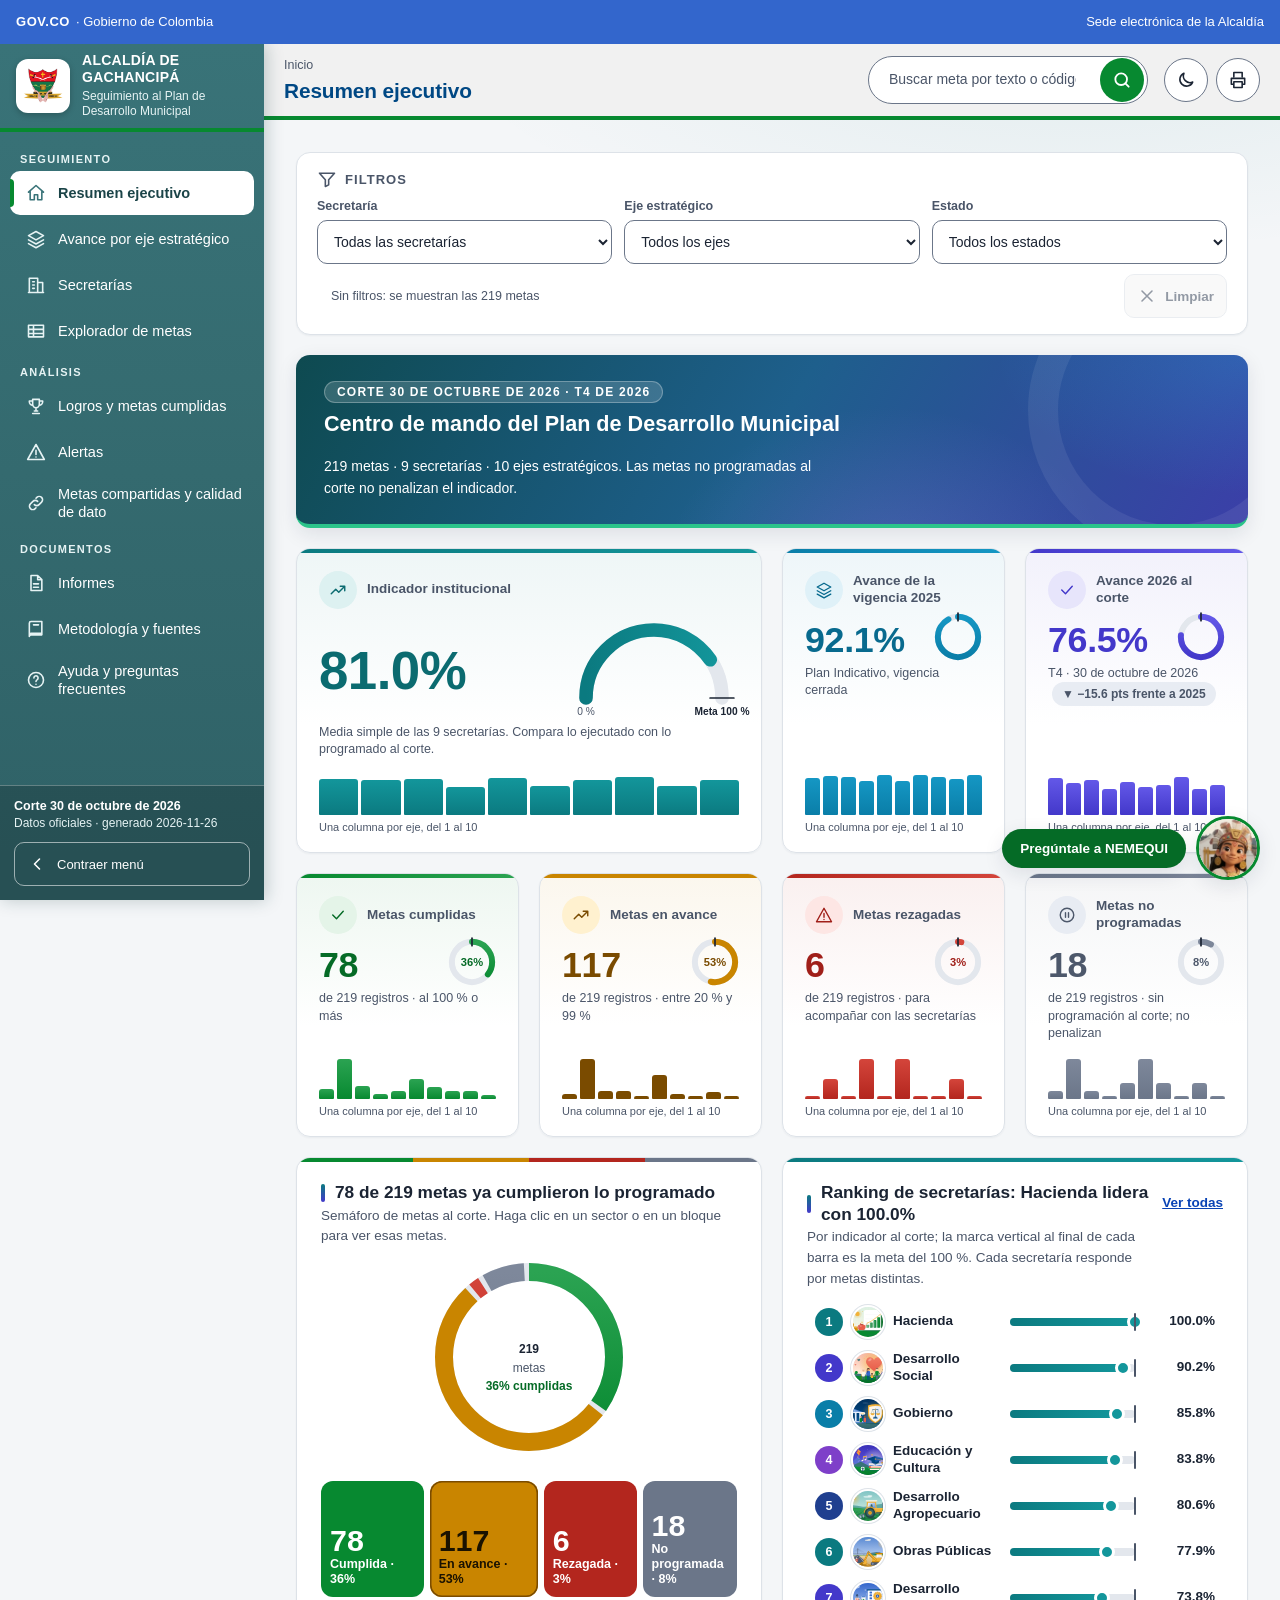
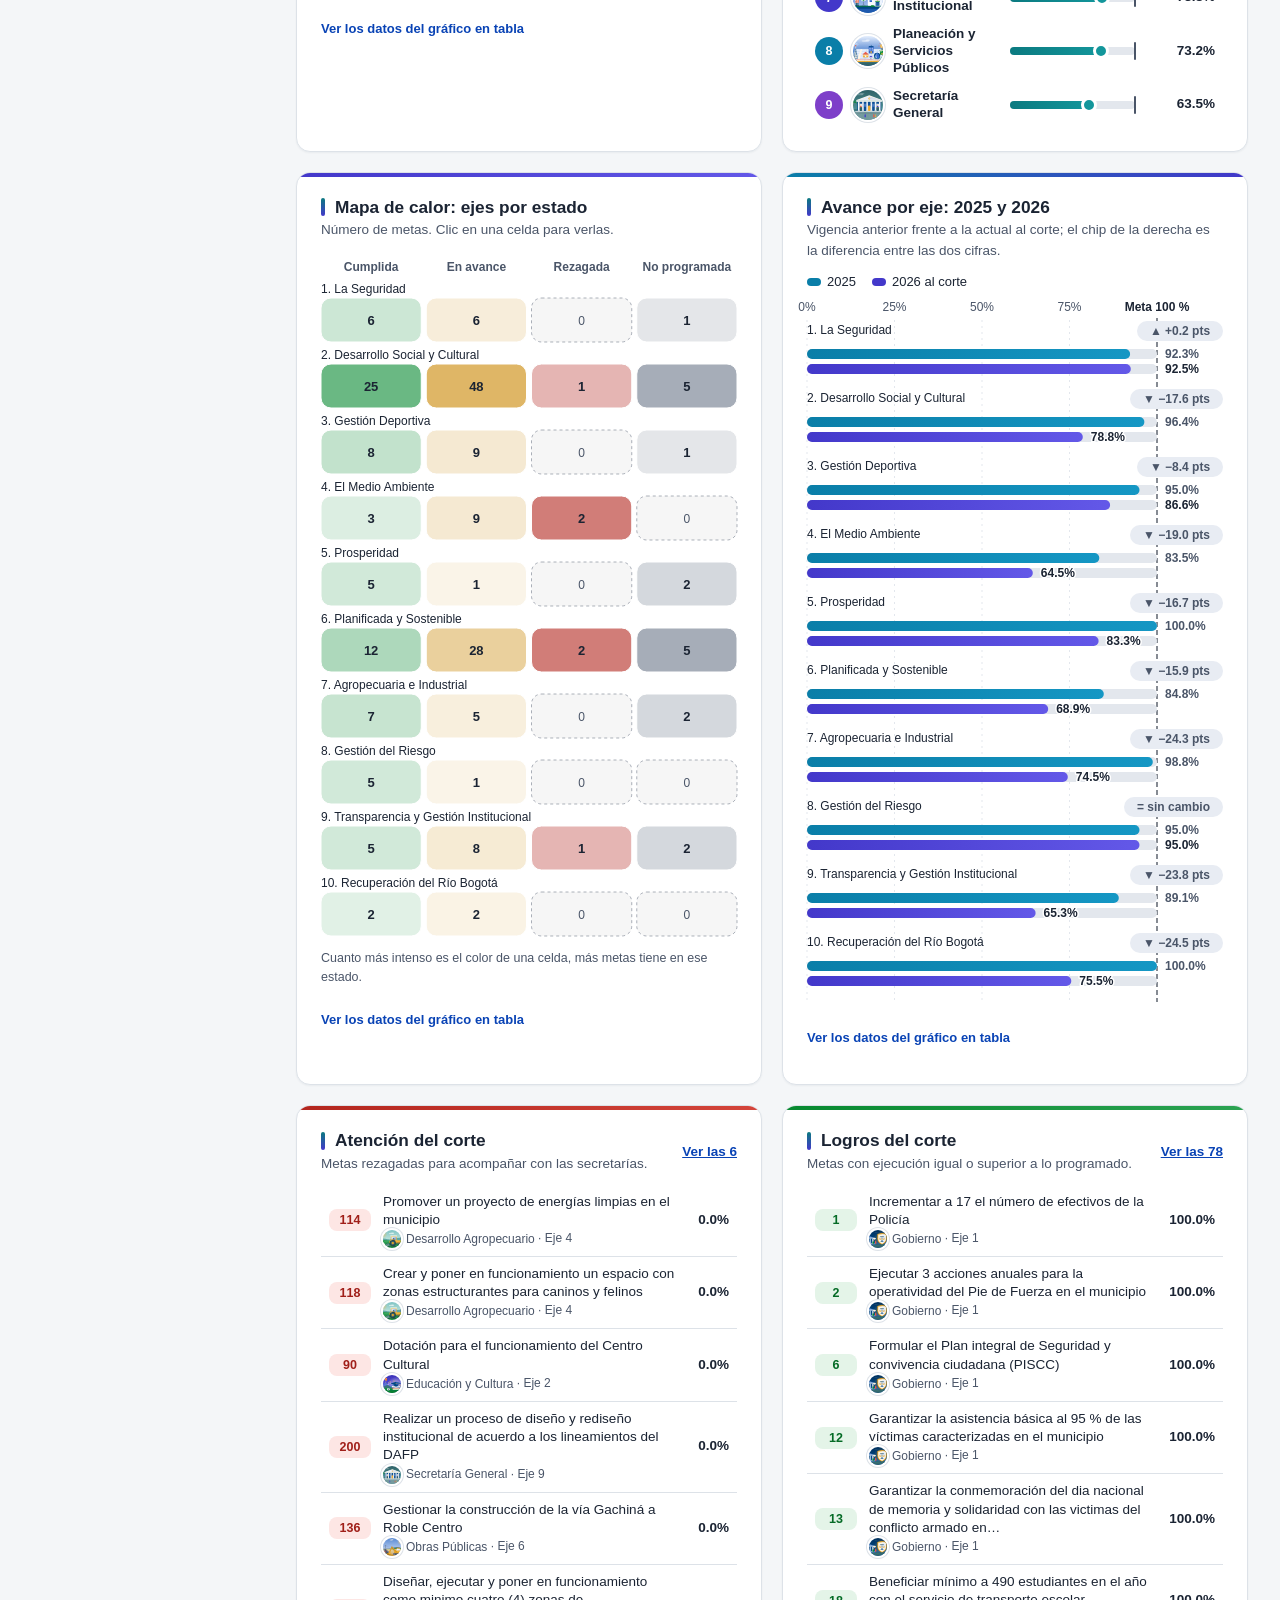
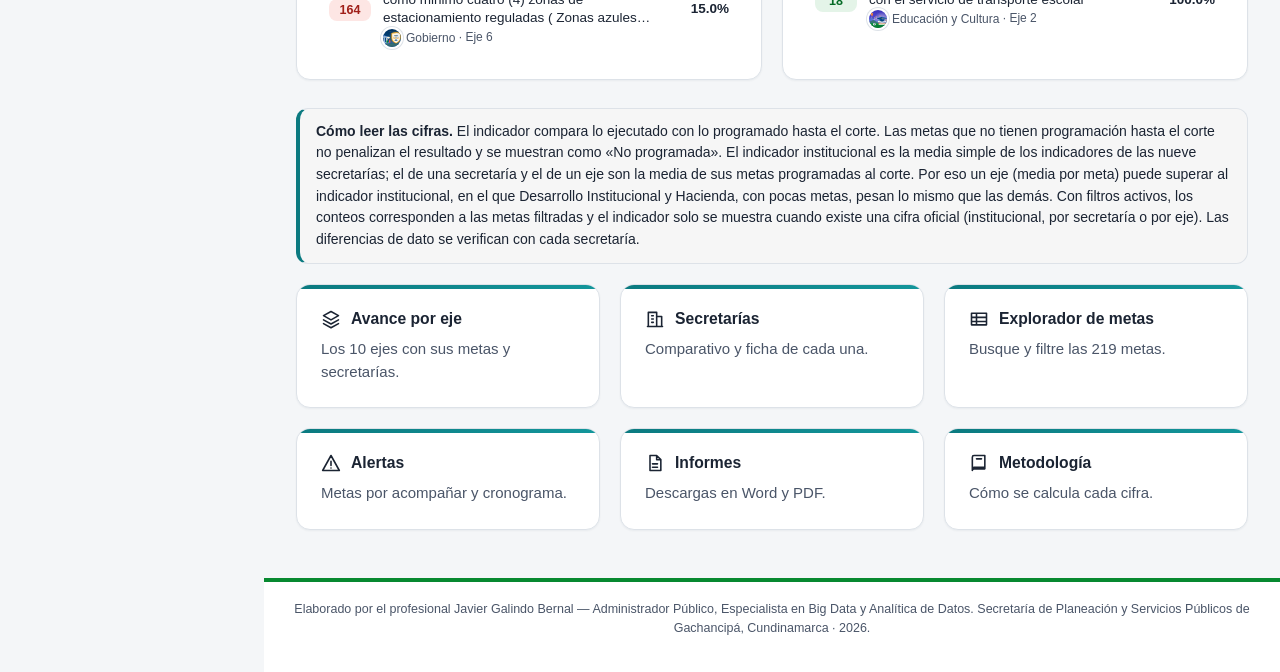
<file: index.html>
<!doctype html>
<html lang="es">
<head>
<meta charset="utf-8">
<meta name="viewport" content="width=device-width, initial-scale=1">
<meta name="portal-pdm" content="gachancipa">
<title>Seguimiento al PDM · Alcaldía de Gachancipá</title>
<meta name="description" content="Portal de seguimiento al Plan de Desarrollo Municipal de Gachancipá: avance por eje y secretaría, explorador de metas, alertas e informes.">
<script>try{var t=localStorage.getItem("pdm_tema");if(t!=="dark"&&t!=="light"){t=matchMedia("(prefers-color-scheme: dark)").matches?"dark":"light"}document.documentElement.setAttribute("data-theme",t);if(localStorage.getItem("pdm_menu")==="min"&&innerWidth>=1024){document.documentElement.setAttribute("data-menu","min")}}catch(e){document.documentElement.setAttribute("data-theme",(window.matchMedia&&matchMedia("(prefers-color-scheme: dark)").matches)?"dark":"light")}</script>
<meta name="theme-color" content="#3366CC" media="(prefers-color-scheme: light)">
<meta name="theme-color" content="#0A1322" media="(prefers-color-scheme: dark)">
<link rel="icon" href="assets/favicon.png">
<link rel="stylesheet" href="css/app.css">
</head>
<body>
<a class="skip" href="#main">Ir al contenido</a>

<svg width="0" height="0" style="position:absolute" aria-hidden="true" focusable="false">
  <defs>
    <symbol id="i-home" viewBox="0 0 24 24"><path d="M3 11l9-8 9 8M5 10v10h5v-6h4v6h5V10"/></symbol>
    <symbol id="i-layers" viewBox="0 0 24 24"><path d="M12 3l9 5-9 5-9-5 9-5zM3 13l9 5 9-5M3 17.5l9 5 9-5"/></symbol>
    <symbol id="i-building" viewBox="0 0 24 24"><path d="M4 21V4h10v17M14 9h6v12M8 8h2M8 12h2M8 16h2M3 21h18"/></symbol>
    <symbol id="i-table" viewBox="0 0 24 24"><path d="M3 5h18v14H3zM3 10h18M3 15h18M9 5v14"/></symbol>
    <symbol id="i-trophy" viewBox="0 0 24 24"><path d="M8 4h8v6a4 4 0 01-8 0V4zM8 6H4v1a4 4 0 004 4M16 6h4v1a4 4 0 01-4 4M12 14v4M8 21h8M10 18h4"/></symbol>
    <symbol id="i-alert" viewBox="0 0 24 24"><path d="M12 3l10 18H2L12 3zM12 10v5M12 18h.01"/></symbol>
    <symbol id="i-link" viewBox="0 0 24 24"><path d="M10 14a4 4 0 005.7 0l3-3a4 4 0 00-5.7-5.7l-1 1M14 10a4 4 0 00-5.7 0l-3 3a4 4 0 005.7 5.7l1-1"/></symbol>
    <symbol id="i-file" viewBox="0 0 24 24"><path d="M6 3h8l5 5v13H6zM14 3v5h5M9 13h6M9 17h6"/></symbol>
    <symbol id="i-book" viewBox="0 0 24 24"><path d="M4 5a2 2 0 012-2h13v16H6a2 2 0 00-2 2V5zM4 19a2 2 0 012-2h13M9 7h6"/></symbol>
    <symbol id="i-search" viewBox="0 0 24 24"><circle cx="11" cy="11" r="7"/><path d="M20 20l-4-4"/></symbol>
    <symbol id="i-menu" viewBox="0 0 24 24"><path d="M4 6h16M4 12h16M4 18h16"/></symbol>
    <symbol id="i-sun" viewBox="0 0 24 24"><circle cx="12" cy="12" r="4"/><path d="M12 2v2M12 20v2M2 12h2M20 12h2M5 5l1.5 1.5M17.5 17.5L19 19M5 19l1.5-1.5M17.5 6.5L19 5"/></symbol>
    <symbol id="i-moon" viewBox="0 0 24 24"><path d="M20 14.5A8 8 0 019.5 4a8 8 0 1010.5 10.5z"/></symbol>
    <symbol id="i-print" viewBox="0 0 24 24"><path d="M7 8V3h10v5M7 17H4v-7h16v7h-3M7 14h10v7H7z"/></symbol>
    <symbol id="i-chev" viewBox="0 0 24 24"><path d="M15 6l-6 6 6 6"/></symbol>
    <symbol id="i-x" viewBox="0 0 24 24"><path d="M6 6l12 12M18 6L6 18"/></symbol>
    <symbol id="i-down" viewBox="0 0 24 24"><path d="M12 4v11M7 11l5 5 5-5M5 20h14"/></symbol>
    <symbol id="i-grid" viewBox="0 0 24 24"><path d="M4 4h7v7H4zM13 4h7v7h-7zM4 13h7v7H4zM13 13h7v7h-7z"/></symbol>
    <symbol id="i-check" viewBox="0 0 24 24"><path d="M5 12l5 5 9-10"/></symbol>
    <symbol id="i-filter" viewBox="0 0 24 24"><path d="M3 5h18l-7 8v6l-4 2v-8L3 5z"/></symbol>
    <symbol id="i-trend" viewBox="0 0 24 24"><path d="M3 17l6-6 4 4 8-8M15 7h6v6"/></symbol>
    <symbol id="i-help" viewBox="0 0 24 24"><circle cx="12" cy="12" r="9"/><path d="M9.5 9.5a2.5 2.5 0 114 2c-.9.6-1.5 1.1-1.5 2.2M12 17h.01"/></symbol>
    <symbol id="i-send" viewBox="0 0 24 24"><path d="M4 12l16-8-6 16-3-7-7-1z"/></symbol>
    <symbol id="i-copy" viewBox="0 0 24 24"><path d="M9 9h11v12H9zM5 15V3h11"/></symbol>
    <symbol id="i-trash" viewBox="0 0 24 24"><path d="M4 7h16M9 7V4h6v3M6 7l1 14h10l1-14M10 11v6M14 11v6"/></symbol>
    <symbol id="i-speaker" viewBox="0 0 24 24"><path d="M4 9v6h4l5 4V5L8 9H4zM16.5 8.5a5 5 0 010 7M19 6a8.5 8.5 0 010 12"/></symbol>
    <symbol id="i-mic" viewBox="0 0 24 24"><path d="M12 3a3 3 0 00-3 3v6a3 3 0 006 0V6a3 3 0 00-3-3zM6 11a6 6 0 0012 0M12 17v4M9 21h6"/></symbol>
    <symbol id="i-stop" viewBox="0 0 24 24"><rect x="6" y="6" width="12" height="12" rx="2"/></symbol>
    <symbol id="i-play" viewBox="0 0 24 24"><path d="M7 4l13 8-13 8z"/></symbol>
    <symbol id="i-pause" viewBox="0 0 24 24"><circle cx="12" cy="12" r="9"/><path d="M10 9v6M14 9v6"/></symbol>
  </defs>
</svg>

<div class="govbar">
  <div class="govbar-in">
    <a class="gov-logo" href="https://www.gov.co/" target="_blank" rel="noopener noreferrer"><b>GOV.CO</b> · Gobierno de Colombia<span class="sr"> (se abre en otra pestaña)</span></a>
    <a class="gov-sede" href="https://gachancipa-cundinamarca.gov.co/" target="_blank" rel="noopener noreferrer">Sede electrónica de la Alcaldía<span class="sr"> (se abre en otra pestaña)</span></a>
  </div>
</div>

<div class="app" id="app">
  <aside class="sb" id="sb" aria-label="Menú principal">
    <div class="brand">
      <span class="pastilla"><img src="assets/escudo.png" alt="Escudo de la Alcaldía de Gachancipá"></span>
      <div class="brand-tx"><b>Alcaldía de Gachancipá</b><span>Seguimiento al Plan de Desarrollo Municipal</span></div>
      <button class="ico-btn sb-close" id="sbClose" type="button" aria-label="Cerrar menú"><svg class="ic"><use href="#i-x"/></svg></button>
    </div>
    <nav class="nav" id="nav" aria-label="Páginas del portal">
      <p class="nav-sec" id="ns1">Seguimiento</p>
      <ul aria-labelledby="ns1">
        <li><a href="#/resumen" data-r="resumen"><svg class="ic"><use href="#i-home"/></svg><span>Resumen ejecutivo</span></a></li>
        <li><a href="#/ejes" data-r="ejes"><svg class="ic"><use href="#i-layers"/></svg><span>Avance por eje estratégico</span></a></li>
        <li><a href="#/secretarias" data-r="secretarias"><svg class="ic"><use href="#i-building"/></svg><span>Secretarías</span></a></li>
        <li><a href="#/metas" data-r="metas"><svg class="ic"><use href="#i-table"/></svg><span>Explorador de metas</span></a></li>
      </ul>
      <p class="nav-sec" id="ns2">Análisis</p>
      <ul aria-labelledby="ns2">
        <li><a href="#/logros" data-r="logros"><svg class="ic"><use href="#i-trophy"/></svg><span>Logros y metas cumplidas</span></a></li>
        <li><a href="#/alertas" data-r="alertas"><svg class="ic"><use href="#i-alert"/></svg><span>Alertas</span></a></li>
        <li><a href="#/compartidas" data-r="compartidas"><svg class="ic"><use href="#i-link"/></svg><span>Metas compartidas y calidad de dato</span></a></li>
      </ul>
      <p class="nav-sec" id="ns3">Documentos</p>
      <ul aria-labelledby="ns3">
        <li><a href="#/informes" data-r="informes"><svg class="ic"><use href="#i-file"/></svg><span>Informes</span></a></li>
        <li><a href="#/metodologia" data-r="metodologia"><svg class="ic"><use href="#i-book"/></svg><span>Metodología y fuentes</span></a></li>
        <li><a href="#/ayuda" data-r="ayuda"><svg class="ic"><use href="#i-help"/></svg><span>Ayuda y preguntas frecuentes</span></a></li>
      </ul>
    </nav>
    <div class="sb-foot">
      <p id="sbCorte" class="sb-corte"></p>
      <button class="sb-col" id="colBtn" type="button" aria-pressed="false" aria-label="Contraer el menú"><svg class="ic"><use href="#i-chev"/></svg><span>Contraer menú</span></button>
    </div>
  </aside>
  <div class="sb-back" id="sbBack" hidden></div>

  <div class="main">
    <header class="top">
      <button class="ico-btn burger" id="burger" type="button" aria-label="Abrir el menú" aria-expanded="false" aria-controls="sb"><svg class="ic"><use href="#i-menu"/></svg></button>
      <span class="pastilla top-escudo"><img src="assets/escudo.png" alt=""></span>
      <div class="ttl">
        <nav class="crumbs" id="crumbs" aria-label="Ruta de navegación"></nav>
        <h1 id="pageTitle" tabindex="-1">Resumen ejecutivo</h1>
      </div>
      <form class="gsearch" id="gsearch" role="search" aria-label="Búsqueda global de metas">
        <label class="sr" for="gq">Buscar una meta por texto o código</label>
        <input id="gq" type="search" placeholder="Buscar meta por texto o código" autocomplete="off" enterkeyhint="search">
        <button class="gs-go" type="submit" aria-label="Buscar"><svg class="ic" aria-hidden="true"><use href="#i-search"/></svg></button>
      </form>
      <div class="acts">
        <button class="ico-btn" id="themeBtn" type="button" aria-label="Cambiar a modo noche" title="Modo día / noche"><svg class="ic" id="themeIc"><use href="#i-moon"/></svg></button>
        <button class="ico-btn hide-sm" id="printBtn" type="button" aria-label="Imprimir esta página" title="Imprimir"><svg class="ic"><use href="#i-print"/></svg></button>
      </div>
    </header>

    <main id="main" tabindex="-1"></main>

    <footer class="foot">
      <p>Elaborado por el profesional Javier Galindo Bernal — Administrador Público, Especialista en Big Data y Analítica de Datos. Secretaría de Planeación y Servicios Públicos de Gachancipá, Cundinamarca · 2026.</p>
    </footer>
  </div>
</div>

<div id="live" class="sr" role="status" aria-live="polite"></div>

<noscript><p style="padding:24px;font-family:sans-serif">Este portal necesita JavaScript. Los informes están disponibles en la carpeta informes/.</p></noscript>
<script src="data/datos.js"></script>
<script src="js/charts.js"></script>
<script src="js/paginas.js"></script>
<script src="js/app.js"></script>
<!-- Agente virtual NEMEQUI: se carga si sus archivos existen (los crea otro paso del flujo) -->
<link rel="stylesheet" href="css/nemequi.css">
<script src="conocimiento/banco_preguntas.js"></script>
<script src="js/motor.js"></script>
<script src="js/nemequi.js"></script>
<script src="js/visitas.js"></script>
</body>
</html>
</file>
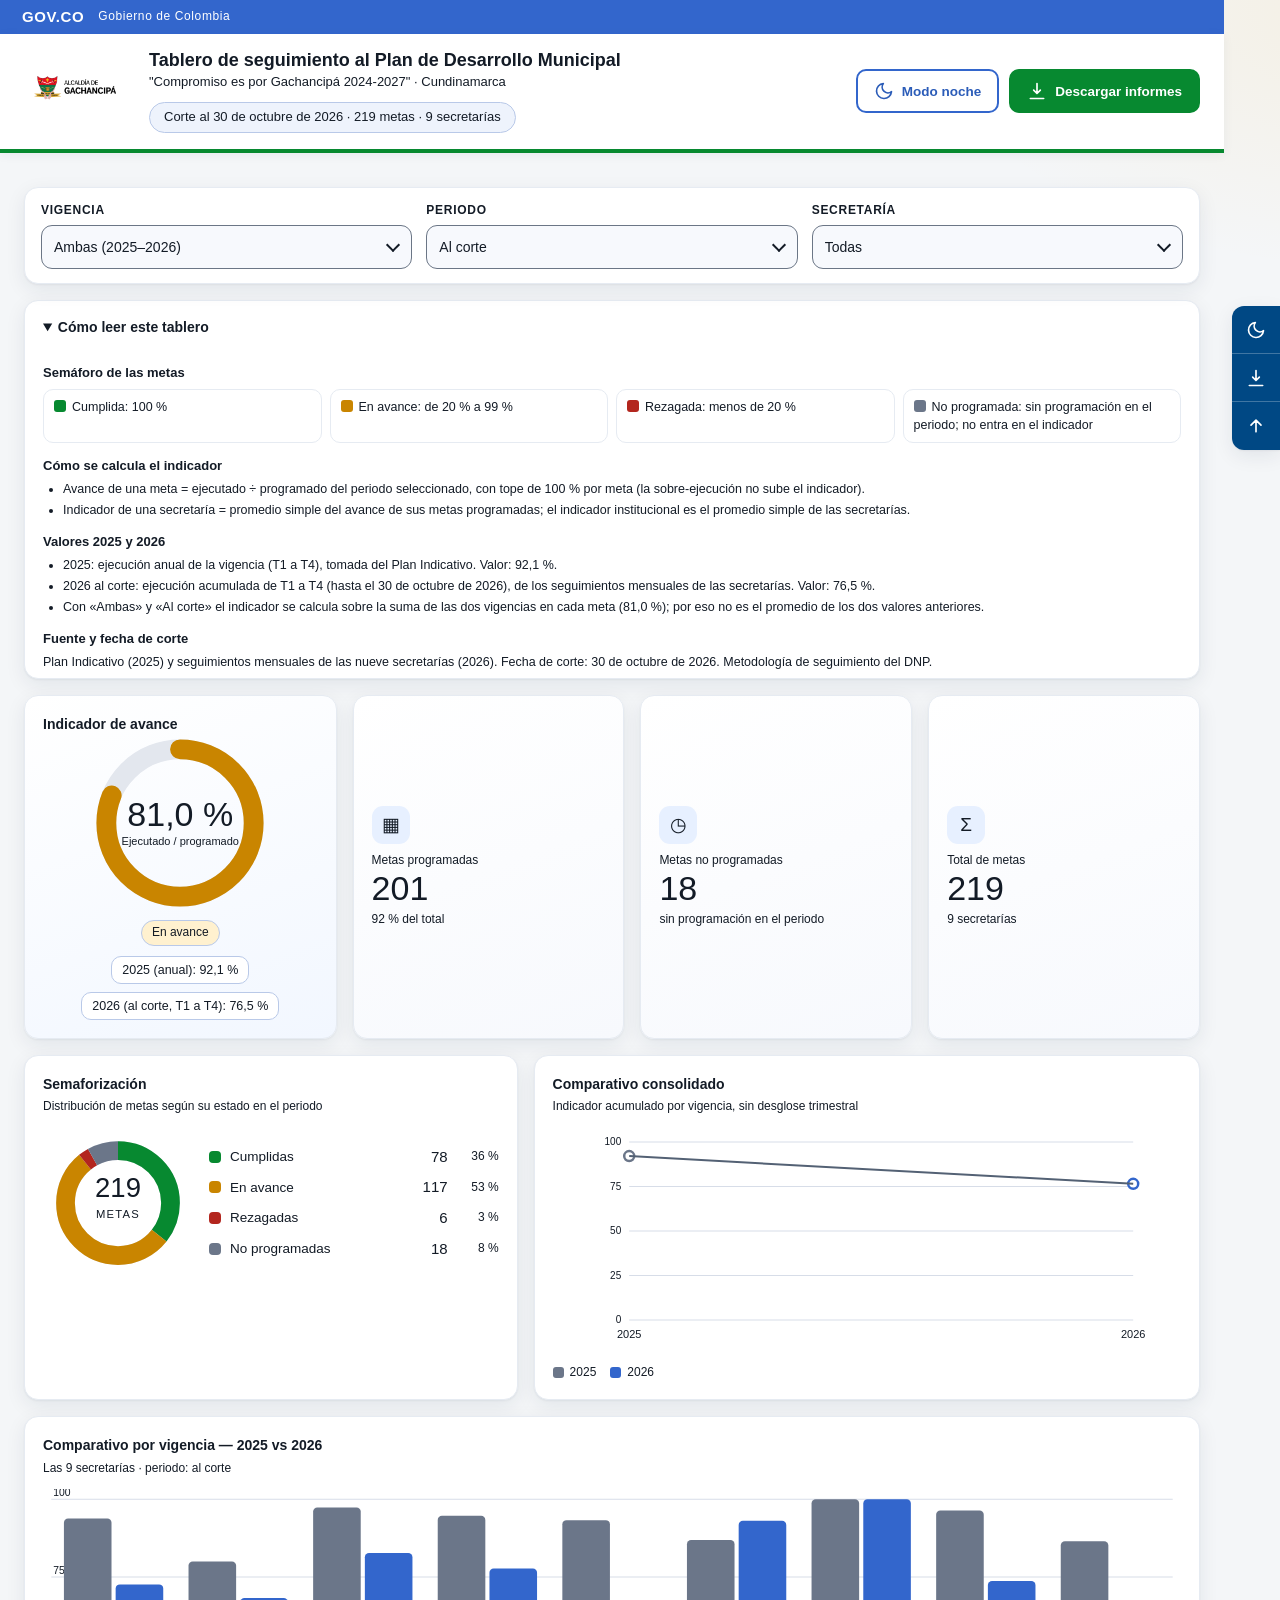
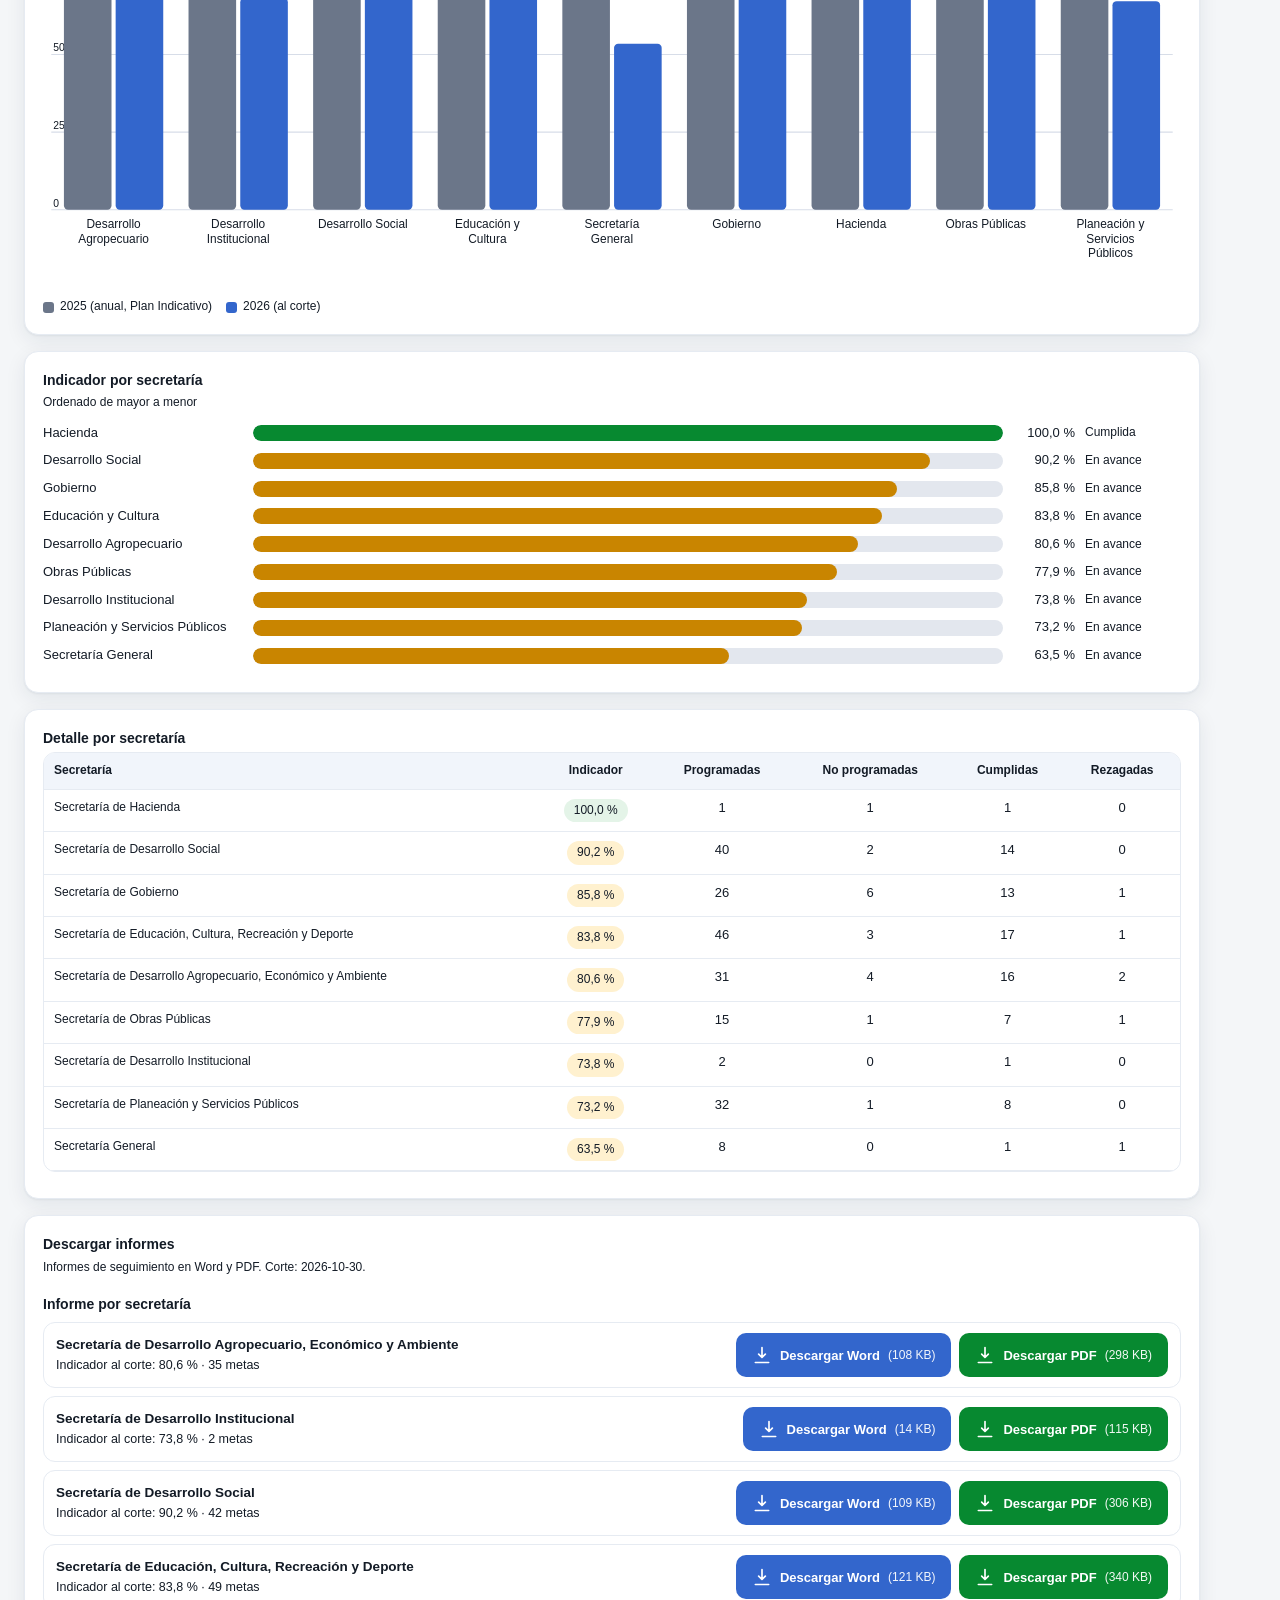
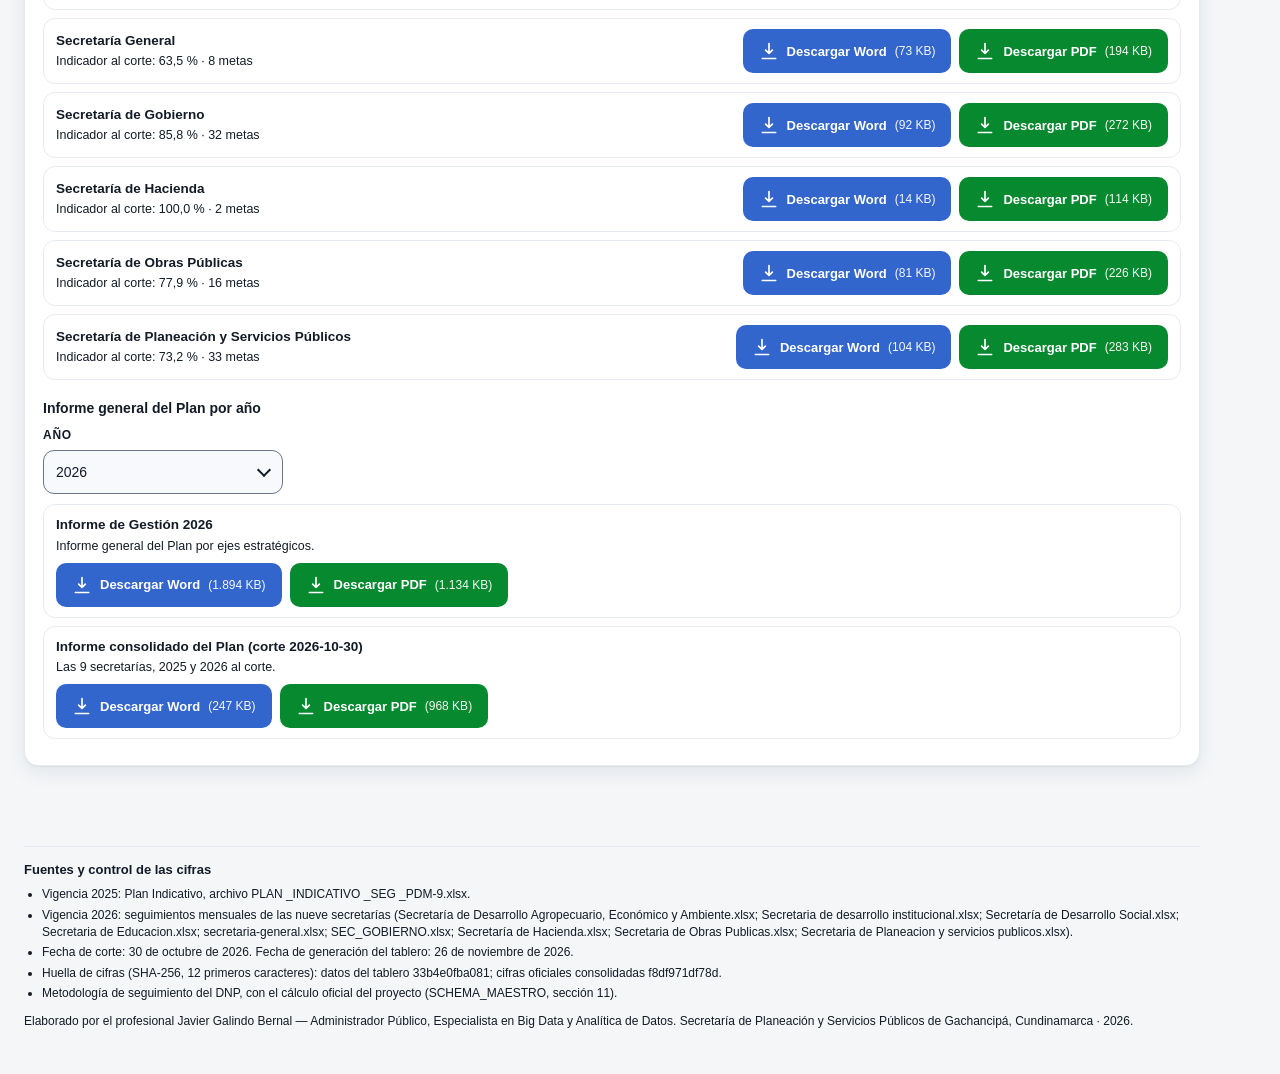
<file: tablero.html>
<!doctype html>
<html lang="es">
<head>
<meta charset="utf-8">
<meta name="viewport" content="width=device-width, initial-scale=1">
<title>Tablero de Seguimiento — PDM Gachancipá</title>
<style>
  /* Tokens de color: modo día (por defecto) y modo noche ([data-theme="dark"]).
     Identidad GOV.CO: azul institucional #3366CC, variante #004884 y verde institucional #078930
     (mismos tokens y semáforo que el portal: portal/css/app.css). */
  :root{
    color-scheme:light;
    --govco:#3366CC; --govco-d:#004884; --govco-dd:#0b224f; --link:#2B5CB8; --focus:#0b224f;
    --f-tit:Montserrat,"Segoe UI",Arial,Helvetica,sans-serif;
    --f-txt:"Work Sans","Segoe UI",Arial,Helvetica,sans-serif;
    /* colores de gráfico y semáforo (>= 3:1 sobre blanco); el texto siempre va en --tinta */
    --verde:#078930; --verde-marca:#078930; --amar:#C98500; --rojo:#B3261E; --gris:#6B7689;
    --soft-cumplida:#E4F4E8; --soft-en_avance:#FFF1CF; --soft-rezagada:#FDE6E4; --soft-no_programada:#E8ECF3;
    --tinta:#131b26; --linea:#E6EBF2; --fondo:#F4F6F8; --panel:#FFFFFF; --panel2:#f7f9fd;
    --hero-a:#fff; --hero-b:#f2f7ff; --kpi-b:#f7f9fd; --kpi-ic:#e7f0ff;
    --track:#e3e7ee; --grid:#d7dde8; --line2:#536174; --campo-bd:#6B7686;
    --chip-bg:#eef3fc; --chip-bd:#b9c9e8; --th-bg:#f1f5fb; --hover:#f7faff;
    --nota-bg:#fff6e0; --nota-bd:#b87400;
    --glow1:rgba(51,102,204,.10); --glow2:rgba(244,178,35,.10);
    --bar-bg:#3366CC; --bar-fg:#fff; --head-bg:#fff;
    --btn-w-bg:#3366CC; --btn-w-fg:#fff; --btn-p-bg:#078930; --btn-p-fg:#fff;
    --sel-bg:#e7f0ff; --tt-bg:#0b224f; --tt-fg:#fff;
    --sombra:0 1px 2px rgba(16,32,60,.05),0 6px 20px rgba(16,32,60,.08);
  }
  [data-theme="dark"]{
    color-scheme:dark;
    --govco:#7FA8F5; --govco-d:#9DB9F7; --govco-dd:#9DB9F7; --link:#9DB9F7; --focus:#FFD966;
    --verde:#46C791; --verde-marca:#4FCB78; --amar:#F2B138; --rojo:#FF8F86; --gris:#9AA7BC;
    --soft-cumplida:#0F3A2A; --soft-en_avance:#3A2C08; --soft-rezagada:#40161A; --soft-no_programada:#1E2B40;
    --tinta:#E8EEF8; --linea:#24406a; --fondo:#0B1F3A; --panel:#102A4C; --panel2:#0d2342;
    --hero-a:#133158; --hero-b:#102A4C; --kpi-b:#0f2748; --kpi-ic:#1b3d6e;
    --track:#2a4570; --grid:#2a4570; --line2:#9AA7BA; --campo-bd:#9AA7BA;
    --chip-bg:#16355f; --chip-bd:#3b5f94; --th-bg:#16355f; --hover:#15325b;
    --nota-bg:#3a2f12; --nota-bd:#F2B138;
    --glow1:rgba(127,168,245,.12); --glow2:rgba(242,177,56,.05);
    --bar-bg:#004884; --bar-fg:#fff; --head-bg:#102A4C;
    --btn-w-bg:#7FA8F5; --btn-w-fg:#0B1F3A; --btn-p-bg:#4FCB78; --btn-p-fg:#07131F;
    --sel-bg:#1b3d6e; --tt-bg:#E8EEF8; --tt-fg:#0B1F3A;
    --sombra:0 6px 22px rgba(0,0,0,.35),0 1px 3px rgba(0,0,0,.3);
  }
  *{box-sizing:border-box}
  html{scroll-behavior:smooth}
  body{margin:0;font-family:var(--f-txt);
    color:var(--tinta);background:
      radial-gradient(1200px 500px at 10% -10%,var(--glow1),transparent 60%),
      radial-gradient(900px 500px at 110% 0%,var(--glow2),transparent 55%),
      var(--fondo);
    font-size:11pt;line-height:1.45;-webkit-font-smoothing:antialiased}
  @media(min-width:700px){body{padding-right:56px}}
  [hidden]{display:none!important}
  h1,h2,h3,summary,th,.govbar b{font-family:var(--f-tit)}
  a{color:var(--link)}
  :focus-visible{outline:3px solid var(--focus);outline-offset:2px;box-shadow:0 0 0 5px var(--panel)}
  .sr-only{position:absolute;width:1px;height:1px;margin:-1px;padding:0;overflow:hidden;clip:rect(0,0,0,0);white-space:nowrap;border:0}
  .skip{position:absolute;left:8px;top:-60px;background:var(--panel);color:var(--tinta);padding:8px 12px;border-radius:8px;z-index:100;border:2px solid var(--focus)}
  .skip:focus{top:8px}
  .govbar{background:var(--bar-bg);color:var(--bar-fg);font-size:12px;letter-spacing:.05em;padding:6px 22px;display:flex;gap:14px;align-items:center}
  .govbar b{font-weight:700;font-size:15px;letter-spacing:.04em}
  header.masthead{background:linear-gradient(115deg,#0b224f,#123a8c 60%,#3366CC);color:#fff;padding:22px 24px;position:relative;overflow:hidden;border-bottom:4px solid var(--verde-marca)}
  .masthead .crest{display:flex;align-items:center;gap:16px;position:relative;z-index:1}
  .crest .shield{width:54px;height:62px;flex:0 0 auto}
  .masthead h1{margin:0;font-size:22px;font-weight:700}
  .masthead .sub{margin:3px 0 0;font-size:13px;max-width:760px}
  .masthead .corte{margin-top:11px;font-size:13px;background:rgba(255,255,255,.16);display:inline-block;padding:5px 14px;border-radius:20px;border:1px solid rgba(255,255,255,.4)}
  /* encabezado blanco con escudo oficial */
  header.masthead-w{background:var(--head-bg);border-bottom:4px solid var(--verde-marca);padding:16px 24px;display:flex;align-items:center;gap:20px;flex-wrap:wrap;box-shadow:0 2px 10px rgba(19,45,102,.06)}
  .oficial-logo{height:70px;width:auto;flex:0 0 auto;border-radius:12px}
  [data-theme="dark"] .oficial-logo{background:#fff;padding:5px}
  .mw-txt{min-width:220px;flex:1 1 260px}
  .mw-t{font-size:18px;font-weight:700;color:var(--tinta);line-height:1.2;margin:0}
  .mw-s{font-size:13px;color:var(--tinta);margin-top:2px}
  .corte-l{margin-top:10px;font-size:13px;background:var(--chip-bg);color:var(--tinta);display:inline-block;padding:5px 14px;border-radius:20px;border:1px solid var(--chip-bd)}
  .mw-acc{display:flex;gap:10px;flex-wrap:wrap;align-items:center}
  .hbtn{display:inline-flex;align-items:center;justify-content:center;gap:8px;min-height:44px;min-width:44px;padding:8px 16px;border-radius:10px;font:700 13.5px var(--f-tit);cursor:pointer;text-decoration:none;border:2px solid var(--govco);background:transparent;color:var(--link)}
  .hbtn:hover{background:var(--sel-bg)}
  .hbtn svg,.dl svg,.sbtn svg{width:20px;height:20px;flex:0 0 auto;fill:none;stroke:currentColor;stroke-width:2;stroke-linecap:round;stroke-linejoin:round}
  .hbtn.prim{background:var(--btn-p-bg);border-color:var(--btn-p-bg);color:var(--btn-p-fg)}
  .hbtn.prim:hover{filter:brightness(1.08);background:var(--btn-p-bg)}
  .ic-sun{display:none}
  [data-theme="dark"] .ic-sun{display:block}
  [data-theme="dark"] .ic-moon{display:none}
  /* barra lateral de accesibilidad */
  .sidebar{position:fixed;right:0;top:34%;z-index:60;display:none;flex-direction:column;background:var(--govco-d);border-radius:12px 0 0 12px;overflow:hidden;box-shadow:var(--sombra)}
  [data-theme="dark"] .sidebar{background:#004884;border:1px solid var(--chip-bd);border-right:0}
  @media(min-width:700px){.sidebar{display:flex}}
  .sbtn{display:flex;align-items:center;justify-content:center;width:48px;height:48px;background:transparent;border:0;color:#fff;cursor:pointer;text-decoration:none;border-bottom:1px solid rgba(255,255,255,.25)}
  .sbtn:last-child{border-bottom:0}
  .sbtn:hover{background:rgba(255,255,255,.18)}
  .sbtn:focus-visible{outline:3px solid #FFD966;outline-offset:-4px;box-shadow:none}
  .wrap{max-width:1220px;margin:0 auto;padding:18px 22px 46px}
  .filtros{background:var(--panel);border:1px solid var(--linea);border-radius:14px;padding:14px 16px;margin:16px 0;
    display:grid;grid-template-columns:repeat(auto-fit,minmax(200px,1fr));gap:14px;box-shadow:var(--sombra)}
  @media(min-width:700px){.filtros{position:sticky;top:8px;z-index:20}}
  .filtros label,.infsel label{display:block;font-size:12px;font-weight:700;color:var(--tinta);text-transform:uppercase;letter-spacing:.06em;margin-bottom:6px}
  .selwrap{position:relative}
  .filtros select,.infsel select{width:100%;padding:11px 34px 11px 12px;min-height:44px;border:1.5px solid var(--campo-bd);border-radius:11px;font-size:14px;font-family:inherit;background:var(--panel2);color:var(--tinta);appearance:none;cursor:pointer}
  .filtros select:hover,.infsel select:hover{border-color:var(--govco-d)}
  .selwrap::after{content:"";position:absolute;right:14px;top:50%;width:8px;height:8px;border-right:2px solid var(--tinta);border-bottom:2px solid var(--tinta);transform:translateY(-70%) rotate(45deg);pointer-events:none}
  .note{font-size:12px;color:var(--tinta)}
  .fnote{margin:-4px 0 12px;color:var(--tinta);background:var(--nota-bg);border:1px solid var(--nota-bd);border-radius:10px;padding:8px 12px;font-size:12.5px;display:none}
  .fnote.show{display:block;animation:fade .3s}
  /* cómo leer */
  details.how{background:var(--panel);border:1px solid var(--linea);border-radius:14px;padding:4px 18px;margin:0 0 16px;box-shadow:var(--sombra)}
  details.how summary{cursor:pointer;font-weight:700;padding:12px 0;font-size:14px;list-style-position:inside}
  .how h3{font-size:13px;font-weight:700;margin:14px 0 4px}
  .how p,.how li{font-size:12.5px;margin:3px 0}
  .how ul{margin:4px 0 8px;padding-left:20px}
  .how .rng{display:grid;grid-template-columns:repeat(auto-fit,minmax(220px,1fr));gap:8px;margin:6px 0}
  .how .rng div{border:1px solid var(--linea);border-radius:10px;padding:8px 10px;font-size:12.5px}
  .how .rng i{display:inline-block;width:12px;height:12px;border-radius:3px;margin-right:6px;vertical-align:-1px}
  /* grid */
  .row{display:grid;gap:16px;margin-bottom:16px}
  .r-hero{grid-template-columns:1.15fr 1fr 1fr 1fr}
  .r-2{grid-template-columns:1fr 1.35fr}
  .r-1{grid-template-columns:1fr}
  @media(max-width:900px){.r-hero{grid-template-columns:1fr 1fr}.r-2{grid-template-columns:1fr}}
  @media(max-width:560px){.r-hero{grid-template-columns:1fr}.wrap{padding:14px 16px 36px}}
  .card{background:var(--panel);border:1px solid var(--linea);border-radius:14px;padding:18px;box-shadow:var(--sombra);position:relative;overflow:hidden;min-width:0}
  .card h2{margin:0 0 4px;font-size:14px;font-weight:700;color:var(--tinta)}
  .card .csub{font-size:12px;color:var(--tinta);margin:0 0 12px}
  .hero{display:flex;flex-direction:column;align-items:center;justify-content:center;text-align:center;
    background:linear-gradient(160deg,var(--hero-a),var(--hero-b))}
  .hero .ringwrap{position:relative;width:170px;height:170px}
  .hero .ringval{position:absolute;inset:0;display:flex;flex-direction:column;align-items:center;justify-content:center}
  .hero .ringval span.v{font-size:34px;line-height:1;font-family:var(--f-tit)}
  .hero .ringval small{font-size:11px;color:var(--tinta);margin-top:3px}
  .yy{display:flex;gap:8px;flex-wrap:wrap;justify-content:center;margin-top:10px;font-size:12.5px}
  .yy span{border:1px solid var(--chip-bd);border-radius:10px;padding:4px 10px;background:var(--panel)}
  .kpi{display:flex;flex-direction:column;justify-content:center;min-height:150px;background:linear-gradient(160deg,var(--hero-a),var(--kpi-b))}
  .kpi .ic{width:38px;height:38px;border-radius:11px;display:flex;align-items:center;justify-content:center;margin-bottom:8px;font-size:19px;background:var(--kpi-ic);color:var(--tinta)}
  .kpi .lbl{font-size:12px;color:var(--tinta)}
  .kpi .val{font-size:34px;margin-top:2px;line-height:1;color:var(--tinta);font-family:var(--f-tit)}
  .kpi .hint{font-size:12px;color:var(--tinta);margin-top:6px}
  /* donut */
  .donutwrap{display:flex;gap:16px;align-items:center;flex-wrap:wrap}
  .donutlegend{flex:1;min-width:150px}
  .semrow{display:flex;align-items:center;gap:9px;margin:9px 0;cursor:default}
  .semrow .dot{width:12px;height:12px;border-radius:4px;flex:0 0 auto}
  .semrow .nm{flex:1;font-size:13.5px}
  .semrow .ct{font-size:15px}
  .semrow .pc{font-size:12px;color:var(--tinta);width:42px;text-align:right}
  /* bars */
  .bar{display:grid;grid-template-columns:minmax(120px,200px) 1fr 62px 96px;gap:10px;align-items:center;margin:9px 0;font-size:13px}
  .bar .nm{color:var(--tinta);overflow-wrap:break-word}
  .bar .track{background:var(--track);border-radius:8px;height:16px;overflow:hidden}
  .bar .fill{height:100%;border-radius:8px;width:0;transition:width .7s cubic-bezier(.22,1,.36,1)}
  .bar .pc{text-align:right}
  .bar .est{font-size:12px}
  @media(max-width:560px){.bar{grid-template-columns:1fr 62px;gap:4px 10px}.bar .nm{grid-column:1/-1}.bar .track{grid-column:1}.bar .est{grid-column:1/-1}}
  /* comparativo: SVG en escritorio, barras horizontales en móvil */
  .cmpm{display:none}
  .cmpm .g{margin:12px 0}
  .cmpm .g .nm{font-size:13px;margin-bottom:3px}
  .cmpm .l{display:grid;grid-template-columns:44px 1fr 62px;gap:8px;align-items:center;font-size:12px;margin:3px 0}
  .cmpm .track{background:var(--track);border-radius:8px;height:12px;overflow:hidden}
  .cmpm .fill{height:100%;border-radius:8px}
  .cmpm .pc{text-align:right}
  @media(max-width:560px){#cmp{display:none}.cmpm{display:block}}
  /* table */
  table{width:100%;border-collapse:collapse;font-size:13px}
  caption{text-align:left;padding:6px 10px;font-size:12px}
  th,td{padding:9px 10px;text-align:left;border-bottom:1px solid var(--linea);vertical-align:top;overflow-wrap:break-word}
  th{background:var(--th-bg);font-size:12px;font-weight:700;color:var(--tinta);position:sticky;top:0}
  tr:hover td{background:var(--hover)}
  td.num,th.num{text-align:center}
  .pill{display:inline-block;padding:3px 10px;border-radius:20px;font-size:12px;color:var(--tinta)}
  .tablewrap{max-height:540px;overflow:auto;border:1px solid var(--linea);border-radius:12px}
  .leyenda{display:flex;flex-wrap:wrap;gap:14px;margin-top:10px;font-size:12px;color:var(--tinta)}
  .leyenda span{display:flex;align-items:center;gap:6px}
  .leyenda i{width:11px;height:11px;border-radius:3px;display:inline-block}
  .chip{display:inline-flex;align-items:center;gap:6px;font-size:12px;background:var(--chip-bg);color:var(--tinta);padding:3px 10px;border-radius:20px;border:1px solid var(--chip-bd)}
  /* panel de descarga de informes */
  #informes{scroll-margin-top:110px}
  #informes h3{font-size:14px;margin:18px 0 8px}
  .inf-list{list-style:none;margin:0;padding:0}
  .inf-row{display:flex;flex-wrap:wrap;align-items:center;justify-content:space-between;gap:10px 16px;padding:10px 12px;border:1px solid var(--linea);border-radius:12px;margin:8px 0}
  .inf-row.sel{background:var(--sel-bg);border:2px solid var(--govco);padding:9px 11px}
  .inf-n{flex:1 1 280px;min-width:0}
  .inf-n b{display:block;font-size:13.5px;font-weight:600}
  .inf-n span{font-size:12.5px}
  .inf-btns{display:flex;gap:8px;flex-wrap:wrap}
  .dl{display:inline-flex;align-items:center;justify-content:center;gap:8px;min-height:44px;min-width:44px;padding:8px 14px;border-radius:10px;font:600 13px var(--f-txt);text-decoration:none;border:2px solid transparent;cursor:pointer}
  .dl .kb{font-weight:400;font-size:12px;opacity:.95}
  .dl-w{background:var(--btn-w-bg);color:var(--btn-w-fg)}
  .dl-p{background:var(--btn-p-bg);color:var(--btn-p-fg)}
  a.dl:hover{filter:brightness(1.1)}
  .dl[aria-disabled="true"]{background:transparent;color:var(--tinta);border:2px dashed var(--campo-bd);cursor:not-allowed;opacity:.85}
  .infsel{max-width:240px;margin-bottom:10px}
  .inf-nota{background:var(--nota-bg);border:1px solid var(--nota-bd);border-radius:10px;padding:8px 12px;font-size:12.5px;margin:8px 0}
  .inf-item{padding:10px 12px;border:1px solid var(--linea);border-radius:12px;margin:8px 0}
  .inf-item b{display:block;font-size:13.5px;font-weight:600}
  .inf-item p{margin:2px 0 8px;font-size:12.5px}
  footer{max-width:1220px;margin:0 auto;padding:18px 22px 44px;color:var(--tinta);font-size:12px}
  footer .ft{border-top:1px solid var(--linea);padding-top:14px}
  .ft-t{font-size:13px;font-weight:700;margin:0 0 6px}
  .ft-l{margin:0 0 10px;padding-left:18px}
  .ft-l li{margin:3px 0;overflow-wrap:anywhere}
  .credito{font-size:12px;margin:8px 0 0}
  @keyframes fade{from{opacity:0;transform:translateY(4px)}to{opacity:1;transform:none}}
  .anim{animation:fade .35s ease}
  svg .seg{transition:stroke-dashoffset .8s cubic-bezier(.22,1,.36,1)}
  .tt{position:fixed;pointer-events:none;background:var(--tt-bg);color:var(--tt-fg);font-size:12px;padding:6px 9px;border-radius:8px;opacity:0;transform:translateY(4px);transition:opacity .12s;z-index:50;box-shadow:0 6px 18px rgba(0,0,0,.25)}
  .tt.show{opacity:1;transform:none}
  @media(prefers-reduced-motion:reduce){*{animation:none!important;transition:none!important}html{scroll-behavior:auto}}
</style>
<script>
/* Tema antes de pintar: elección guardada o preferencia del sistema (localStorage opcional). */
(function(){var t=null;try{t=localStorage.getItem('pdm-tema');}catch(e){}
if(t!=='dark'&&t!=='light'){t=(window.matchMedia&&matchMedia('(prefers-color-scheme: dark)').matches)?'dark':'light';}
document.documentElement.setAttribute('data-theme',t);})();
</script>
</head>
<body>
<a class="skip" href="#principal">Ir al contenido</a>
<div class="govbar"><b>GOV.CO</b><span>Gobierno de Colombia</span></div>
<header class="masthead-w"><img class="oficial-logo" src="[data-uri]" alt="Escudo de la Alcaldía de Gachancipá"><div class="mw-txt"><h1 class="mw-t">Tablero de seguimiento al Plan de Desarrollo Municipal</h1><div class="mw-s">"Compromiso es por Gachancipá 2024-2027" · Cundinamarca</div><div class="corte corte-l" id="corteTxt"></div></div><div class="mw-acc"><button type="button" class="hbtn js-theme" aria-pressed="false"><svg class="ic-moon" viewBox="0 0 24 24" aria-hidden="true"><path d="M21 12.8A9 9 0 1 1 11.2 3a7 7 0 0 0 9.8 9.8z"/></svg><svg class="ic-sun" viewBox="0 0 24 24" aria-hidden="true"><circle cx="12" cy="12" r="4"/><path d="M12 2v2M12 20v2M4.9 4.9l1.4 1.4M17.7 17.7l1.4 1.4M2 12h2M20 12h2M4.9 19.1l1.4-1.4M17.7 6.3l1.4-1.4"/></svg><span class="th-lbl">Modo noche</span></button><a class="hbtn prim js-inf" href="#informes"><svg viewBox="0 0 24 24" aria-hidden="true"><path d="M12 3v12m0 0l-4-4m4 4l4-4M4 21h16"/></svg>Descargar informes</a></div></header>
<nav class="sidebar" aria-label="Accesibilidad y accesos rápidos"><button type="button" class="sbtn js-theme" aria-pressed="false" aria-label="Modo noche" title="Modo noche"><svg class="ic-moon" viewBox="0 0 24 24" aria-hidden="true"><path d="M21 12.8A9 9 0 1 1 11.2 3a7 7 0 0 0 9.8 9.8z"/></svg><svg class="ic-sun" viewBox="0 0 24 24" aria-hidden="true"><circle cx="12" cy="12" r="4"/><path d="M12 2v2M12 20v2M4.9 4.9l1.4 1.4M17.7 17.7l1.4 1.4M2 12h2M20 12h2M4.9 19.1l1.4-1.4M17.7 6.3l1.4-1.4"/></svg></button><a class="sbtn js-inf" href="#informes" aria-label="Descargar informes" title="Descargar informes"><svg viewBox="0 0 24 24" aria-hidden="true"><path d="M12 3v12m0 0l-4-4m4 4l4-4M4 21h16"/></svg></a><a class="sbtn" href="#principal" aria-label="Ir al contenido" title="Ir al contenido"><svg viewBox="0 0 24 24" aria-hidden="true"><path d="M12 19V5m0 0l-6 6m6-6l6 6"/></svg></a></nav>

<main class="wrap" id="principal">
  <div class="filtros" role="group" aria-label="Filtros del tablero">
    <div><label for="fAnio">Vigencia</label><div class="selwrap"><select id="fAnio">
      <option value="ambas" selected>Ambas (2025–2026)</option><option value="2025">2025</option><option value="2026">2026</option>
    </select></div></div>
    <div><label for="fPeriodo">Periodo</label><div class="selwrap"><select id="fPeriodo">
      <option value="corte" selected>Al corte</option><option value="anio">Año completo</option>
      <option value="s1">Semestre 1 (T1+T2)</option><option value="s2">Semestre 2 (T3+T4)</option>
      <option value="t1">Trimestre 1 (T1)</option><option value="t2">Trimestre 2 (T2)</option>
      <option value="t3">Trimestre 3 (T3)</option><option value="t4">Trimestre 4 (T4)</option>
    </select></div></div>
    <div><label for="fSec">Secretaría</label><div class="selwrap"><select id="fSec"><option value="-1">Todas</option></select></div></div>
  </div>
  <div class="fnote" id="futuroNote" role="status"></div>

  <details class="how" id="como" open>
    <summary>Cómo leer este tablero</summary>
    <h3>Semáforo de las metas</h3>
    <div class="rng" id="howSem"></div>
    <h3>Cómo se calcula el indicador</h3>
    <ul id="howInd"></ul>
    <h3>Valores 2025 y 2026</h3>
    <ul id="howAnio"></ul>
    <h3>Fuente y fecha de corte</h3>
    <p id="howFuente"></p>
  </details>

  <div class="sr-only" id="liveSum" aria-live="polite"></div>

  <!-- HERO: anillo indicador + KPIs -->
  <section class="row r-hero" aria-label="Indicadores principales">
    <div class="card hero">
      <h2 style="align-self:flex-start">Indicador de avance</h2>
      <div class="ringwrap">
        <svg viewBox="0 0 120 120" width="170" height="170" id="ringSvg" role="img" aria-label="Indicador de avance">
          <circle cx="60" cy="60" r="52" fill="none" stroke="var(--track)" stroke-width="14"/>
          <circle id="ring" class="seg" cx="60" cy="60" r="52" fill="none" stroke="var(--govco)" stroke-width="14"
            stroke-linecap="round" transform="rotate(-90 60 60)" stroke-dasharray="326.7" stroke-dashoffset="326.7"/>
        </svg>
        <div class="ringval" aria-hidden="true"><span class="v" id="ringTxt">—</span><small>Ejecutado / programado</small></div>
      </div>
      <div class="chip" id="heroChip" style="margin-top:12px"></div>
      <div class="yy" id="heroYY"></div>
    </div>
    <div class="card kpi"><div class="ic" aria-hidden="true">▦</div><div class="lbl">Metas programadas</div><div class="val" id="kProg">—</div><div class="hint" id="kProgH"></div></div>
    <div class="card kpi"><div class="ic" aria-hidden="true">◷</div><div class="lbl">Metas no programadas</div><div class="val" id="kNoProg">—</div><div class="hint">sin programación en el periodo</div></div>
    <div class="card kpi"><div class="ic" aria-hidden="true">Σ</div><div class="lbl">Total de metas</div><div class="val" id="kTot">—</div><div class="hint" id="kTotH"></div></div>
  </section>

  <!-- Dona semáforo + comparativo consolidado -->
  <section class="row r-2" aria-label="Semaforización y comparativo consolidado">
    <div class="card">
      <h2>Semaforización</h2><p class="csub">Distribución de metas según su estado en el periodo</p>
      <div class="donutwrap">
        <svg id="donut" viewBox="0 0 120 120" width="150" height="150" style="flex:0 0 auto" role="img" aria-label="Semaforización"></svg>
        <div class="donutlegend" id="semList"></div>
      </div>
    </div>
    <div class="card">
      <h2 id="trendTitle">Comparativo consolidado</h2><p class="csub" id="trendSub"></p>
      <svg id="trend" viewBox="0 0 560 220" width="100%" height="220" preserveAspectRatio="xMidYMid meet" role="img" aria-label="Comparativo consolidado"></svg>
      <div class="leyenda" id="trendLeg"></div>
    </div>
  </section>

  <!-- Comparativo 2025 vs 2026 -->
  <section class="row r-1" aria-label="Comparativo por vigencia">
    <div class="card">
      <h2>Comparativo por vigencia — 2025 vs 2026</h2><p class="csub" id="cmpSub"></p>
      <svg id="cmp" viewBox="0 0 1100 380" width="100%" preserveAspectRatio="xMidYMid meet" role="img" aria-label="Comparativo por vigencia"></svg>
      <div class="cmpm" id="cmpM"></div>
      <div class="leyenda">
        <span><i style="background:var(--gris)"></i>2025 (anual, Plan Indicativo)</span>
        <span><i style="background:var(--govco)"></i>2026 (al corte)</span>
      </div>
    </div>
  </section>

  <!-- Ranking -->
  <section class="row r-1" aria-label="Ranking">
    <div class="card"><h2 id="chartTitle">Indicador por secretaría</h2><p class="csub">Ordenado de mayor a menor</p><div id="chart" role="list"></div></div>
  </section>

  <!-- Tabla -->
  <section class="row r-1" aria-label="Detalle">
    <div class="card"><h2 id="tableTitle">Detalle</h2><div class="tablewrap" tabindex="0" role="region" aria-labelledby="tableTitle"><table id="tabla"></table></div><div class="note" id="tableNote" style="margin-top:8px"></div></div>
  </section>
  <!-- Descarga de informes (se oculta si no hay manifiesto) -->
  <section class="row r-1" id="informes" aria-labelledby="infT" hidden>
    <div class="card">
      <h2 id="infT">Descargar informes</h2>
      <p class="csub" id="infSub"></p>
      <h3 id="infSecT">Informe por secretaría</h3>
      <ul class="inf-list" id="infSec" aria-labelledby="infSecT"></ul>
      <h3 id="infGenT">Informe general del Plan por año</h3>
      <div class="infsel"><label for="fInfAnio">Año</label><div class="selwrap"><select id="fInfAnio"></select></div></div>
      <div id="infGen" aria-live="polite"></div>
    </div>
  </section>
</main>

<div class="tt" id="tt" aria-hidden="true"></div>
<footer><div class="ft"><h2 class="ft-t">Fuentes y control de las cifras</h2><ul class="ft-l"><li>Vigencia 2025: Plan Indicativo, archivo PLAN _INDICATIVO _SEG _PDM-9.xlsx.</li><li>Vigencia 2026: seguimientos mensuales de las nueve secretarías (Secretaría de Desarrollo Agropecuario, Económico y Ambiente.xlsx; Secretaria de desarrollo institucional.xlsx; Secretaría de Desarrollo Social.xlsx; Secretaria de Educacion.xlsx; secretaria-general.xlsx; SEC_GOBIERNO.xlsx; Secretaría de Hacienda.xlsx; Secretaria de Obras Publicas.xlsx; Secretaria de Planeacion y servicios publicos.xlsx).</li><li>Fecha de corte: 30 de octubre de 2026. Fecha de generación del tablero: 26 de noviembre de 2026.</li><li>Huella de cifras (SHA-256, 12 primeros caracteres): datos del tablero 33b4e0fba081; cifras oficiales consolidadas f8df971df78d.</li><li>Metodología de seguimiento del DNP, con el cálculo oficial del proyecto (SCHEMA_MAESTRO, sección 11).</li></ul><p class="credito">Elaborado por el profesional Javier Galindo Bernal — Administrador Público, Especialista en Big Data y Analítica de Datos. Secretaría de Planeación y Servicios Públicos de Gachancipá, Cundinamarca · 2026.</p></div></footer>

<script>
const DATA = {"corte": "30 de octubre de 2026", "corte_iso": "2026-10-30", "corte_trim": 4, "mes": "octubre", "trim_ordinal": "cuarto", "vig_actual": 2026, "vig_anterior": 2025, "umbral_rojo": 20.0, "fuente_2025": "PLAN _INDICATIVO _SEG _PDM-9.xlsx", "fuentes_2026": ["Secretaría de Desarrollo Agropecuario, Económico y Ambiente.xlsx", "Secretaria de desarrollo institucional.xlsx", "Secretaría de Desarrollo Social.xlsx", "Secretaria de Educacion.xlsx", "secretaria-general.xlsx", "SEC_GOBIERNO.xlsx", "Secretaría de Hacienda.xlsx", "Secretaria de Obras Publicas.xlsx", "Secretaria de Planeacion y servicios publicos.xlsx"], "generado": "2026-11-26", "huella_datos": "33b4e0fba081", "huella_cifras": "f8df971df78d", "secretarias": ["Secretaría de Desarrollo Agropecuario, Económico y Ambiente", "Secretaría de Desarrollo Institucional", "Secretaría de Desarrollo Social", "Secretaría de Educación, Cultura, Recreación y Deporte", "Secretaría General", "Secretaría de Gobierno", "Secretaría de Hacienda", "Secretaría de Obras Públicas", "Secretaría de Planeación y Servicios Públicos"], "sec_corto": ["Desarrollo Agropecuario", "Desarrollo Institucional", "Desarrollo Social", "Educación y Cultura", "Secretaría General", "Gobierno", "Hacienda", "Obras Públicas", "Planeación y Servicios Públicos"], "metas": [{"s": 0, "c": "109", "m": "Adquirir mínimo 1 predio de interés hídrico implementando acciones complementarias de ley 99 y Ley 2320 de 2023", "y25": [[0.0, 0.0], [0.0, 0.0], [13.0, 13.0], [12.0, 12.0]], "y26": [[25.0, 25.0], [25.0, 25.0], [25.0, 25.0], [25.0, 25.0]]}, {"s": 0, "c": "110", "m": "Realizar una campaña al año de reforestacion y concervacion con 500 árboles nativos y/o especies arbóreas en zonas de interés hídrico y ambiental.", "y25": [[0.0, 0.0], [0.0, 0.0], [50.0, 50.0], [50.0, 50.0]], "y26": [[25.0, 25.0], [25.0, 25.0], [25.0, 10.0], [25.0, 5.0]]}, {"s": 0, "c": "111", "m": "Ejecutar 5 estrategias de protección de flora y fauna y recursos hídricos", "y25": [[0.0, 0.0], [0.0, 0.0], [45.0, 45.0], [30.0, 30.0]], "y26": [[25.0, 25.0], [25.0, 25.0], [25.0, 10.0], [25.0, 7.0]]}, {"s": 0, "c": "112", "m": "Ejecutar 3 proyectos ambientales en el marco de los PROCEDAS Y PRAES anuales", "y25": [[0.0, 0.0], [0.0, 0.0], [66.0, 66.0], [34.0, 34.0]], "y26": [[25.0, 25.0], [25.0, 25.0], [25.0, 25.0], [25.0, 0.0]]}, {"s": 0, "c": "113", "m": "Crear y poner en funcionamiento un vivero municipal", "y25": [[0.0, 0.0], [0.0, 0.0], [50.0, 50.0], [50.0, 35.0]], "y26": [[25.0, 25.0], [25.0, 25.0], [25.0, 0.0], [25.0, 0.0]]}, {"s": 0, "c": "114", "m": "Promover un proyecto de energías limpias en el municipio", "y25": [[0.0, 0.0], [0.0, 0.0], [0.0, 0.0], [0.0, 0.0]], "y26": [[0.0, 0.0], [0.0, 0.0], [0.0, 0.0], [25.0, 0.0]]}, {"s": 0, "c": "116", "m": "Ejecutar 30% de los programas correspondientes al PGIRS en el cuatrenio", "y25": [[0.0, 0.0], [0.0, 0.0], [50.0, 50.0], [50.0, 50.0]], "y26": [[25.0, 25.0], [25.0, 25.0], [25.0, 25.0], [25.0, 25.0]]}, {"s": 0, "c": "117", "m": "Apoyar la creación y puesta en funcionamiento de una nueva asociación de recuperadores en el municipio de Gachancipá", "y25": [[0.0, 0.0], [0.0, 0.0], [50.0, 50.0], [50.0, 50.0]], "y26": [[25.0, 25.0], [25.0, 25.0], [25.0, 0.0], [25.0, 0.0]]}, {"s": 0, "c": "118", "m": "Crear y poner en funcionamiento un espacio con zonas estructurantes para caninos y felinos", "y25": [[0.0, 0.0], [0.0, 0.0], [50.0, 0.0], [50.0, 0.0]], "y26": [[0.0, 0.0], [0.0, 0.0], [0.0, 0.0], [0.0, 0.0]]}, {"s": 0, "c": "119", "m": "Realizar 4 campañas pedagógicas de tenencia responsable de mascotas en el área rural y/o urbana en el año", "y25": [[0.0, 0.0], [0.0, 0.0], [50.0, 50.0], [50.0, 50.0]], "y26": [[25.0, 25.0], [25.0, 25.0], [25.0, 0.0], [25.0, 0.0]]}, {"s": 0, "c": "120", "m": "Realizar 3 actividades del programa de bienestar animales al año", "y25": [[0.0, 0.0], [0.0, 0.0], [50.0, 50.0], [50.0, 50.0]], "y26": [[25.0, 25.0], [25.0, 25.0], [25.0, 13.0], [25.0, 0.0]]}, {"s": 0, "c": "121", "m": "Atender a 900 animales (Caninos y/o Felinos) con esterilizacion durante el cuatrenio", "y25": [[0.0, 0.0], [0.0, 0.0], [85.0, 40.0], [15.0, 5.0]], "y26": [[25.0, 12.0], [25.0, 12.0], [25.0, 10.0], [25.0, 0.0]]}, {"s": 0, "c": "122", "m": "Atender a 800 animales (Caninos y/o Felinos) con vacunación preventiva de enfermedades zoonóticas durante el cuatrenio", "y25": [[0.0, 0.0], [0.0, 0.0], [38.0, 38.0], [62.0, 62.0]], "y26": [[25.0, 25.0], [25.0, 25.0], [25.0, 25.0], [25.0, 25.0]]}, {"s": 0, "c": "123", "m": "Desarrollar 6 eventos anuales de comercialización de productos en el municipio", "y25": [[0.0, 0.0], [0.0, 0.0], [90.0, 90.0], [10.0, 10.0]], "y26": [[25.0, 25.0], [25.0, 25.0], [25.0, 25.0], [25.0, 25.0]]}, {"s": 0, "c": "125", "m": "Realizar en el año dos Campañas de Gachancipá despierta incentivando el comercio en dos horas más a las establecidas", "y25": [[0.0, 0.0], [0.0, 0.0], [50.0, 50.0], [50.0, 50.0]], "y26": [[0.0, 0.0], [0.0, 0.0], [0.0, 0.0], [100.0, 0.0]]}, {"s": 0, "c": "126", "m": "Ejecutar una estrategia que promueva la mejora en las capacidades de negociación y ventas de los comerciantes del municipio, así como de incentivo y reconocimiento a su labor", "y25": [[0.0, 0.0], [0.0, 0.0], [50.0, 50.0], [50.0, 50.0]], "y26": [[25.0, 25.0], [25.0, 25.0], [25.0, 25.0], [25.0, 25.0]]}, {"s": 0, "c": "127", "m": "Realizar un programa que garanticen el fortalecimiento tecnico y financiero a los emprendedores del municipio con el fin de ser mas competitivos", "y25": [[0.0, 0.0], [0.0, 0.0], [50.0, 50.0], [50.0, 50.0]], "y26": [[25.0, 25.0], [25.0, 25.0], [25.0, 25.0], [25.0, 25.0]]}, {"s": 0, "c": "128", "m": "Actualizar el acuerdo 008 de 2020", "y25": [[0.0, 0.0], [0.0, 0.0], [0.0, 0.0], [0.0, 0.0]], "y26": [[0.0, 0.0], [0.0, 0.0], [0.0, 0.0], [0.0, 0.0]]}, {"s": 0, "c": "129", "m": "Ejecutar el 30% de las actividades inmersas en el Plan Decenal de Turismo", "y25": [[0.0, 0.0], [0.0, 0.0], [50.0, 50.0], [50.0, 50.0]], "y26": [[25.0, 25.0], [25.0, 25.0], [25.0, 25.0], [25.0, 25.0]]}, {"s": 0, "c": "130", "m": "Elaborar los estudios para la construcción del proyecto del cable aéreo", "y25": [[0.0, 0.0], [0.0, 0.0], [0.0, 0.0], [0.0, 0.0]], "y26": [[0.0, 0.0], [0.0, 0.0], [0.0, 0.0], [0.0, 0.0]]}, {"s": 0, "c": "176", "m": "Asistir técnica, operativa y financieramente la activación del sector agropecuario en 20 fanegadas anuales", "y25": [[0.0, 0.0], [0.0, 0.0], [75.0, 75.0], [25.0, 25.0]], "y26": [[25.0, 25.0], [25.0, 25.0], [25.0, 25.0], [25.0, 25.0]]}, {"s": 0, "c": "177", "m": "Crear 1 asociación de campesinos o comerciantes en el municipio", "y25": [[0.0, 0.0], [0.0, 0.0], [50.0, 50.0], [50.0, 50.0]], "y26": [[25.0, 25.0], [25.0, 25.0], [25.0, 25.0], [25.0, 25.0]]}, {"s": 0, "c": "178", "m": "Generar un programa anual para fortalecer tecnica, operativa y financiara; las asociaciones de campesinos o comerciantes del municipio", "y25": [[0.0, 0.0], [0.0, 0.0], [50.0, 50.0], [50.0, 50.0]], "y26": [[0.0, 0.0], [0.0, 0.0], [0.0, 0.0], [100.0, 0.0]]}, {"s": 0, "c": "179", "m": "Presentar 2 proyectos productivos agropecuarios al año a los entes gubernamentales y nacionales que incentiven la producción agropecuaria del municipio.", "y25": [[0.0, 0.0], [0.0, 0.0], [50.0, 50.0], [50.0, 50.0]], "y26": [[25.0, 25.0], [25.0, 25.0], [25.0, 25.0], [25.0, 25.0]]}, {"s": 0, "c": "180", "m": "Participar en dos espacios que faciliten la comercialización de productos Gachancipeños en grandes superfices y/o escenearios de comercialización regional o nacional en el año", "y25": [[0.0, 0.0], [0.0, 0.0], [50.0, 50.0], [50.0, 50.0]], "y26": [[25.0, 25.0], [25.0, 25.0], [25.0, 25.0], [25.0, 25.0]]}, {"s": 0, "c": "181", "m": "Realizar los estudios y diseños para la construcción de una planta de beneficio animal y/o planta de desposte bovinos, porcinos y ovinocaprinos.", "y25": [[0.0, 0.0], [0.0, 0.0], [0.0, 0.0], [0.0, 0.0]], "y26": [[0.0, 0.0], [0.0, 0.0], [0.0, 0.0], [0.0, 0.0]]}, {"s": 0, "c": "182", "m": "Beneficiar 21 campesinos anuales a través del programa de Buenas Prácticas Agrícolas-BPA", "y25": [[0.0, 0.0], [0.0, 0.0], [50.0, 50.0], [50.0, 50.0]], "y26": [[25.0, 25.0], [25.0, 25.0], [25.0, 0.0], [25.0, 0.0]]}, {"s": 0, "c": "183", "m": "Beneficiar 21 campesinos anuales a través del programa de Buenas Prácticas Pecuaria -BPP", "y25": [[0.0, 0.0], [0.0, 0.0], [50.0, 50.0], [50.0, 50.0]], "y26": [[25.0, 25.0], [25.0, 25.0], [25.0, 25.0], [25.0, 25.0]]}, {"s": 0, "c": "184", "m": "Celebrar dos convenios con instituciones de educación superior de trayectoria departamental y/o nacional para el apoyo al sector agropecuario al año", "y25": [[0.0, 0.0], [0.0, 0.0], [50.0, 50.0], [50.0, 50.0]], "y26": [[25.0, 0.0], [25.0, 0.0], [25.0, 0.0], [25.0, 0.0]]}, {"s": 0, "c": "185", "m": "Realizar una capacitacion anual dirigida a los campesinos del municipio para el manejo adecuado de la tierra", "y25": [[0.0, 0.0], [0.0, 0.0], [50.0, 50.0], [50.0, 35.0]], "y26": [[0.0, 0.0], [0.0, 0.0], [0.0, 0.0], [0.0, 0.0]]}, {"s": 0, "c": "186", "m": "Realizar 3 acciones estratégicas que busque la apertura de una sucursal bancaria o programas y beneficios de dicha entidad", "y25": [[0.0, 0.0], [0.0, 0.0], [50.0, 50.0], [50.0, 50.0]], "y26": [[25.0, 25.0], [25.0, 25.0], [25.0, 25.0], [25.0, 25.0]]}, {"s": 0, "c": "187", "m": "Desarrollar un programa de cultura equina, y una feria de especies mayores y menores en el marco de la semana internacional de la cultura en el municipio.", "y25": [[0.0, 0.0], [0.0, 0.0], [50.0, 50.0], [50.0, 50.0]], "y26": [[0.0, 0.0], [0.0, 0.0], [0.0, 0.0], [100.0, 100.0]]}, {"s": 0, "c": "188", "m": "Garantizar el funcionamiento del albergue de fauna temporal durante el cuatrienio", "y25": [[0.0, 0.0], [0.0, 0.0], [0.0, 0.0], [0.0, 0.0]], "y26": [[0.0, 0.0], [0.0, 0.0], [0.0, 0.0], [0.0, 0.0]]}, {"s": 0, "c": "210", "m": "Ejecutar una estrategia que permita la implementación y seguimiento al cumplimiento de las Órdenes de Sentencia de Río Bogotá", "y25": [[0.0, 0.0], [0.0, 0.0], [50.0, 50.0], [50.0, 50.0]], "y26": [[25.0, 25.0], [25.0, 25.0], [25.0, 25.0], [25.0, 25.0]]}, {"s": 0, "c": "211", "m": "Crear un programa dirigido para el cumplimiento de los Planes de Ordenamiento de Manejo de Cuencas Hidrográficas (POMCAS) en el municipio", "y25": [[0.0, 0.0], [0.0, 0.0], [50.0, 50.0], [50.0, 50.0]], "y26": [[25.0, 25.0], [25.0, 25.0], [25.0, 25.0], [25.0, 25.0]]}, {"s": 1, "c": "198", "m": "Incrementar en 20 puntos el Índice de Gestión y Desempeño Institucional (MIPG)", "y25": [[0.0, 0.0], [0.0, 0.0], [50.0, 35.0], [50.0, 25.0]], "y26": [[25.0, 25.0], [25.0, 15.0], [25.0, 0.0], [35.0, 0.0]]}, {"s": 1, "c": "199", "m": "Crear la politica de seguridad y privacidad de la informacion en el municipio (Tecnologia de la informacion y las comunicaciones)", "y25": [[0.0, 0.0], [0.0, 0.0], [50.0, 50.0], [50.0, 50.0]], "y26": [[25.0, 25.0], [25.0, 25.0], [25.0, 25.0], [35.0, 35.0]]}, {"s": 2, "c": "31", "m": "Mantener al 100% la cobertura con régimen subsidiado de la población en Sisben A, B Y C", "y25": [[0.0, 0.0], [0.0, 0.0], [50.0, 50.0], [50.0, 50.0]], "y26": [[25.0, 25.0], [25.0, 25.0], [25.0, 25.0], [25.0, 10.0]]}, {"s": 2, "c": "32", "m": "Implementar al 97% el Plan territorial de Salud, incorporando las politicas sectoriales", "y25": [[0.0, 0.0], [0.0, 0.0], [50.0, 50.0], [50.0, 50.0]], "y26": [[25.0, 25.0], [25.0, 25.0], [25.0, 15.0], [25.0, 5.0]]}, {"s": 2, "c": "33", "m": "Atender mínimo 2000 personas a través de los planes operativos en salud dirigidos a una atención de calidad a la comunidad", "y25": [[0.0, 0.0], [0.0, 0.0], [50.0, 50.0], [50.0, 50.0]], "y26": [[25.0, 25.0], [25.0, 25.0], [25.0, 25.0], [25.0, 25.0]]}, {"s": 2, "c": "34", "m": "Ejecutar un plan de mejoramiento en la prestación del servicio en salud y atención a la comunidad de Gachancipá", "y25": [[0.0, 0.0], [0.0, 0.0], [50.0, 50.0], [50.0, 50.0]], "y26": [[25.0, 25.0], [25.0, 25.0], [25.0, 15.0], [25.0, 15.0]]}, {"s": 2, "c": "36", "m": "Atender al 100% de los nacidos vivos durante los tres primeros meses, para fortalecer la estrategia de lactancia materna en el municipio.", "y25": [[0.0, 0.0], [0.0, 0.0], [50.0, 50.0], [50.0, 50.0]], "y26": [[25.0, 25.0], [25.0, 25.0], [25.0, 25.0], [25.0, 10.0]]}, {"s": 2, "c": "37", "m": "Establecer un programa anual de salud sexual y reproductiva en el municipio durante el cuatrenio", "y25": [[0.0, 0.0], [0.0, 0.0], [50.0, 50.0], [50.0, 50.0]], "y26": [[25.0, 25.0], [25.0, 25.0], [25.0, 25.0], [25.0, 5.0]]}, {"s": 2, "c": "38", "m": "Mantener en 0 la tasa de mortalidad materna en el municipio", "y25": [[0.0, 0.0], [0.0, 0.0], [50.0, 50.0], [50.0, 50.0]], "y26": [[25.0, 25.0], [25.0, 25.0], [25.0, 25.0], [25.0, 25.0]]}, {"s": 2, "c": "39", "m": "Establecer un programa para el mejoramiento de la salud mental en el municipio.", "y25": [[0.0, 0.0], [0.0, 0.0], [50.0, 50.0], [50.0, 50.0]], "y26": [[25.0, 25.0], [25.0, 25.0], [25.0, 25.0], [25.0, 15.0]]}, {"s": 2, "c": "40", "m": "Adquirir y/o dotar un vehículo que permita el transporte a las personas de escasos recursos que necesitan apoyo médico", "y25": [[0.0, 0.0], [0.0, 0.0], [0.0, 0.0], [0.0, 0.0]], "y26": [[0.0, 0.0], [0.0, 0.0], [0.0, 0.0], [0.0, 0.0]]}, {"s": 2, "c": "41", "m": "Alcanzar coberturas del 97% del programa ampliado de inmunización anual", "y25": [[0.0, 0.0], [0.0, 0.0], [0.5, 0.5], [50.0, 50.0]], "y26": [[25.0, 25.0], [25.0, 25.0], [25.0, 25.0], [25.0, 20.0]]}, {"s": 2, "c": "42", "m": "Implementar 4 acciones desde modelo de ciudades entornos y ruralidades saludables y sostenibles (CERSS), en el municipio de Gachancipa.", "y25": [[0.0, 0.0], [0.0, 0.0], [50.0, 50.0], [50.0, 50.0]], "y26": [[25.0, 25.0], [25.0, 25.0], [25.0, 25.0], [25.0, 15.0]]}, {"s": 2, "c": "43", "m": "Realizar 450 visitas de seguimiento y sensibilización sobre trabajo formal a trabajadores informales", "y25": [[0.0, 0.0], [0.0, 0.0], [50.0, 50.0], [50.0, 50.0]], "y26": [[25.0, 25.0], [25.0, 25.0], [25.0, 25.0], [25.0, 17.0]]}, {"s": 2, "c": "44", "m": "Implementar un programa de seguimiento a los vendedores ambulantes en estado de informalidad para el cumplimiento de los estandares minimos de seguridad en salud publica", "y25": [[0.0, 0.0], [0.0, 0.0], [50.0, 50.0], [50.0, 50.0]], "y26": [[25.0, 25.0], [25.0, 25.0], [25.0, 25.0], [25.0, 10.0]]}, {"s": 2, "c": "45", "m": "Garantizar la seguridad alimentaria en 2000 raciones (Comedor) para adultos mayores en estado de abandono por año", "y25": [[0.0, 0.0], [0.0, 0.0], [50.0, 50.0], [50.0, 50.0]], "y26": [[25.0, 25.0], [25.0, 25.0], [25.0, 25.0], [25.0, 25.0]]}, {"s": 2, "c": "46", "m": "Garantizar la entrega de 1800 apoyos nutricionales para el adulto mayor por año.", "y25": [[0.0, 0.0], [0.0, 0.0], [50.0, 50.0], [50.0, 25.0]], "y26": [[25.0, 25.0], [25.0, 25.0], [25.0, 10.0], [25.0, 0.0]]}, {"s": 2, "c": "47", "m": "Crear la escuela de responsabilidad con el adulto mayor, brindando apoyo a los adultos mayores vulnerables.", "y25": [[0.0, 0.0], [0.0, 0.0], [50.0, 50.0], [50.0, 50.0]], "y26": [[25.0, 25.0], [25.0, 25.0], [25.0, 10.0], [25.0, 5.0]]}, {"s": 2, "c": "48", "m": "Diseñar y formular la política pública de envejecimiento y vejez en el municipio", "y25": [[0.0, 0.0], [0.0, 0.0], [0.0, 0.0], [0.0, 0.0]], "y26": [[0.0, 0.0], [0.0, 0.0], [0.0, 0.0], [0.0, 0.0]]}, {"s": 2, "c": "49", "m": "Realizar 3 procesos de dotación al Centro Día con elementos para el desarrollo de proyectos productivos, actividades lúdico recreativas y material terapéutico", "y25": [[0.0, 0.0], [0.0, 0.0], [50.0, 50.0], [50.0, 50.0]], "y26": [[25.0, 25.0], [25.0, 25.0], [0.0, 0.0], [0.0, 0.0]]}, {"s": 2, "c": "50", "m": "Garantizar a mínimo 400 adultos mayores la atención integral a través de los servicios del Centro Día del Municipio", "y25": [[0.0, 0.0], [0.0, 0.0], [50.0, 50.0], [50.0, 50.0]], "y26": [[25.0, 25.0], [25.0, 25.0], [25.0, 15.0], [25.0, 5.0]]}, {"s": 2, "c": "51", "m": "Beneficiar minimo a 400 adultos mayores con la entrega de una sudadera en el cuatrenio del programa Centro Día del Municipio", "y25": [[0.0, 0.0], [0.0, 0.0], [50.0, 50.0], [50.0, 50.0]], "y26": [[25.0, 25.0], [25.0, 25.0], [25.0, 25.0], [25.0, 25.0]]}, {"s": 2, "c": "52", "m": "Garantizar una salida ludico recreativa anual a los usuarios que cumplan con los requisitos del programa Centro Dia del Municipio", "y25": [[0.0, 0.0], [0.0, 0.0], [50.0, 50.0], [50.0, 50.0]], "y26": [[0.0, 0.0], [0.0, 0.0], [50.0, 50.0], [50.0, 50.0]]}, {"s": 2, "c": "53", "m": "Crear un programa en el cuatrenio de apoyo, psicológico y ocupacional para los adultos mayores del municipio", "y25": [[0.0, 0.0], [0.0, 0.0], [50.0, 50.0], [50.0, 50.0]], "y26": [[25.0, 25.0], [25.0, 25.0], [25.0, 0.0], [25.0, 10.0]]}, {"s": 2, "c": "54", "m": "Implementar al 100% el programa en el cuatrenio de apoyo, psicológico y ocupacional para los adultos mayores del municipio", "y25": [[0.0, 0.0], [0.0, 0.0], [50.0, 50.0], [50.0, 50.0]], "y26": [[25.0, 25.0], [25.0, 25.0], [25.0, 10.0], [25.0, 5.0]]}, {"s": 2, "c": "55", "m": "Ejecutar el 35% en el cuatrenio la política pública de mujer y equidad de género", "y25": [[0.0, 0.0], [0.0, 0.0], [50.0, 50.0], [50.0, 10.0]], "y26": [[25.0, 25.0], [25.0, 25.0], [25.0, 15.0], [25.0, 5.0]]}, {"s": 2, "c": "56", "m": "Celebrar el día de la diversidad sexual y de género una vez por año", "y25": [[0.0, 0.0], [0.0, 0.0], [50.0, 50.0], [50.0, 50.0]], "y26": [[0.0, 0.0], [0.0, 0.0], [100.0, 100.0], [0.0, 0.0]]}, {"s": 2, "c": "57", "m": "Atender a 2368 mujeres a través de los servicios ofertados en la Casa de la Mujer durante el cuatrenio", "y25": [[0.0, 0.0], [0.0, 0.0], [50.0, 50.0], [50.0, 30.0]], "y26": [[25.0, 25.0], [25.0, 25.0], [25.0, 10.0], [25.0, 5.0]]}, {"s": 2, "c": "58", "m": "Ejecutar 4 procesos en el cuatrenio que garanticen el adecuado funcionamiento y desarrollo del Consejo Consultivo de Mujeres CCM", "y25": [[0.0, 0.0], [0.0, 0.0], [50.0, 50.0], [50.0, 50.0]], "y26": [[25.0, 25.0], [25.0, 25.0], [25.0, 25.0], [25.0, 0.0]]}, {"s": 2, "c": "60", "m": "Beneficiar mínimo a 1500 mujeres rurales del municipio con la celebración del día de la mujer rural en el cuatrenio", "y25": [[0.0, 0.0], [0.0, 0.0], [50.0, 50.0], [50.0, 50.0]], "y26": [[0.0, 0.0], [100.0, 100.0], [0.0, 0.0], [0.0, 0.0]]}, {"s": 2, "c": "62", "m": "Garantizar al 100% el funcionamiento de los CDI o los HCB y medio educativo familiar", "y25": [[0.0, 0.0], [0.0, 0.0], [50.0, 50.0], [50.0, 50.0]], "y26": [[25.0, 25.0], [25.0, 25.0], [25.0, 10.0], [25.0, 5.0]]}, {"s": 2, "c": "63", "m": "Garantizar los espacios físicos durante el cuatrenio, para la atención de la población NNA a través de los servicios de ludoteca y centro de lectura buscando el aprovechamiento del tiempo libre", "y25": [[0.0, 0.0], [0.0, 0.0], [50.0, 50.0], [50.0, 50.0]], "y26": [[25.0, 25.0], [25.0, 25.0], [25.0, 10.0], [25.0, 5.0]]}, {"s": 2, "c": "65", "m": "Beneficiar anualmente a 600 jóvenes con el fortalecimiento de los programas y servicios prestados en la casa de la juventud", "y25": [[0.0, 0.0], [0.0, 0.0], [50.0, 50.0], [50.0, 50.0]], "y26": [[25.0, 25.0], [25.0, 25.0], [25.0, 10.0], [25.0, 5.0]]}, {"s": 2, "c": "66", "m": "Desarrollar anualmente la conmemoracion de la semana de la Juventud", "y25": [[0.0, 0.0], [0.0, 0.0], [50.0, 50.0], [50.0, 50.0]], "y26": [[0.0, 0.0], [0.0, 0.0], [100.0, 100.0], [0.0, 0.0]]}, {"s": 2, "c": "67", "m": "Ejecutar el programa durante el cuatrenio, de atención a adolescentes que se encuentran inmersos en el consumo de sustancias psicoactivas", "y25": [[0.0, 0.0], [0.0, 0.0], [50.0, 50.0], [50.0, 50.0]], "y26": [[25.0, 25.0], [25.0, 25.0], [25.0, 10.0], [25.0, 5.0]]}, {"s": 2, "c": "69", "m": "Beneficiar durante el cuatrenio a 200 niñas adolescentes con acciones de proyecto de vida, autocuidado, manejo de emociones, prevención de violencia y celebración de sus 15 años", "y25": [[0.0, 0.0], [0.0, 0.0], [50.0, 50.0], [50.0, 30.0]], "y26": [[0.0, 0.0], [0.0, 0.0], [100.0, 65.0], [0.0, 0.0]]}, {"s": 2, "c": "70", "m": "Atender al año el 85% de las Personas con Discapacidad y/o necesidades educativas especiales mediante el programa de discapacidad", "y25": [[0.0, 0.0], [0.0, 0.0], [50.0, 50.0], [50.0, 50.0]], "y26": [[25.0, 25.0], [25.0, 25.0], [25.0, 25.0], [25.0, 25.0]]}, {"s": 2, "c": "71", "m": "Garantizar la entrega de 600 apoyos nutricionales para las personas con discapacidad por año.", "y25": [[0.0, 0.0], [0.0, 0.0], [50.0, 50.0], [50.0, 50.0]], "y26": [[25.0, 25.0], [25.0, 25.0], [25.0, 25.0], [25.0, 25.0]]}, {"s": 2, "c": "72", "m": "Beneficiar minimo a 20 personas con discapacidad con la entrega de una sudadera en el cuatrenio del programa somos capaces", "y25": [[0.0, 0.0], [0.0, 0.0], [50.0, 50.0], [50.0, 50.0]], "y26": [[25.0, 25.0], [25.0, 25.0], [25.0, 25.0], [25.0, 25.0]]}, {"s": 2, "c": "73", "m": "Garantizar una salida ludico recreativa en el marco de la celebracion del dia blanco a los usuarios que cumplan con los requisitos del programa de discapacidad anualmente", "y25": [[0.0, 0.0], [0.0, 0.0], [50.0, 50.0], [50.0, 50.0]], "y26": [[0.0, 0.0], [0.0, 0.0], [0.0, 100.0], [0.0, 0.0]]}, {"s": 2, "c": "75", "m": "Realizar 3 procesos de dotación al Centro de Vida Sensorial con elementos para el desarrollo de proyectos productivos, actividades lúdico recreativas y material terapéutico", "y25": [[0.0, 0.0], [0.0, 0.0], [50.0, 50.0], [50.0, 50.0]], "y26": [[25.0, 25.0], [25.0, 15.0], [25.0, 13.0], [25.0, 5.0]]}, {"s": 2, "c": "76", "m": "Caracterizar anualmente al 100% de los cuidadores según Ley 2297 de 2023 y la Res. 2646 del 2024, mediante acciones de formación y capacitación", "y25": [[0.0, 0.0], [0.0, 0.0], [50.0, 50.0], [50.0, 50.0]], "y26": [[25.0, 25.0], [25.0, 25.0], [25.0, 25.0], [25.0, 0.0]]}, {"s": 2, "c": "77", "m": "Desarrollar 2 estrategias para la atencion de los cuidadores caracterizados según Ley 2297 de 2023 y la resolucion 2646 del 2024 en el año", "y25": [[0.0, 0.0], [0.0, 0.0], [50.0, 50.0], [50.0, 50.0]], "y26": [[25.0, 25.0], [25.0, 25.0], [25.0, 25.0], [25.0, 25.0]]}, {"s": 2, "c": "78", "m": "Contratar anualmente a un equipo profesional para la atención de las personas con discapacidad.", "y25": [[0.0, 0.0], [0.0, 0.0], [50.0, 50.0], [50.0, 50.0]], "y26": [[25.0, 25.0], [25.0, 25.0], [25.0, 25.0], [25.0, 10.0]]}, {"s": 3, "c": "14", "m": "Realizar 4 cuatro procesos de acompañamiento y asistencia técnica a la IED en la ejecución de los recursos SGP calidad y gratuidad educativa", "y25": [[0.0, 0.0], [0.0, 0.0], [50.0, 50.0], [50.0, 50.0]], "y26": [[25.0, 25.0], [25.0, 25.0], [25.0, 10.0], [25.0, 10.0]]}, {"s": 3, "c": "15", "m": "Ejecutar cuatro (04) procesos de mantenimiento y/o mejoramiento a las sedes educativas de la IED Carlos Garavito Acosta", "y25": [[0.0, 0.0], [0.0, 0.0], [50.0, 50.0], [50.0, 50.0]], "y26": [[25.0, 25.0], [25.0, 25.0], [25.0, 10.0], [25.0, 5.0]]}, {"s": 3, "c": "16", "m": "Realizar TRES (03) procesos de dotación de mobiliario, elementos tecnológicos y/o material pedagógico para la IED Presbítero Carlos Garavito Acosta", "y25": [[0.0, 0.0], [0.0, 0.0], [50.0, 50.0], [50.0, 50.0]], "y26": [[25.0, 20.0], [25.0, 20.0], [25.0, 15.0], [25.0, 0.0]]}, {"s": 3, "c": "17", "m": "Realizar los estudios y diseños que permitan a mediano plazo construcción de una nueva sede educativa", "y25": [[0.0, 0.0], [0.0, 0.0], [0.0, 0.0], [0.0, 0.0]], "y26": [[25.0, 25.0], [25.0, 25.0], [25.0, 10.0], [25.0, 0.0]]}, {"s": 3, "c": "18", "m": "Beneficiar mínimo a 490 estudiantes en el año con el servicio de transporte escolar", "y25": [[0.0, 0.0], [0.0, 0.0], [50.0, 50.0], [50.0, 50.0]], "y26": [[100.0, 100.0], [0.0, 0.0], [0.0, 0.0], [0.0, 0.0]]}, {"s": 3, "c": "19", "m": "Beneficiar al 100% de los estudiantes de la IED a través del PAE al año", "y25": [[0.0, 0.0], [0.0, 0.0], [50.0, 50.0], [50.0, 50.0]], "y26": [[100.0, 100.0], [0.0, 0.0], [0.0, 0.0], [0.0, 0.0]]}, {"s": 3, "c": "20", "m": "Realizar cuatro (04) procesos de entrega de Kits escolares para las instituciones educativas publicas del municipio", "y25": [[0.0, 0.0], [0.0, 0.0], [50.0, 50.0], [50.0, 50.0]], "y26": [[100.0, 100.0], [0.0, 0.0], [0.0, 0.0], [0.0, 0.0]]}, {"s": 3, "c": "21", "m": "Crear e implementar una estrategia dirigida al uso y apropiación de las TIC, por año", "y25": [[0.0, 0.0], [0.0, 0.0], [50.0, 50.0], [50.0, 50.0]], "y26": [[25.0, 25.0], [25.0, 20.0], [25.0, 15.0], [25.0, 20.0]]}, {"s": 3, "c": "22", "m": "Beneficiar a 1132 NNAJ a través del fortalecimiento de una segunda lengua", "y25": [[0.0, 0.0], [0.0, 0.0], [50.0, 50.0], [50.0, 50.0]], "y26": [[25.0, 25.0], [25.0, 20.0], [25.0, 0.0], [25.0, 0.0]]}, {"s": 3, "c": "23", "m": "Desarrollar una estrategia de Escuela de Padres para el fortalecimiento de la corresponsabilidad parental en la formación de NNAJ del municipio", "y25": [[0.0, 0.0], [0.0, 0.0], [50.0, 50.0], [50.0, 50.0]], "y26": [[25.0, 25.0], [25.0, 25.0], [25.0, 25.0], [25.0, 0.0]]}, {"s": 3, "c": "24", "m": "Beneficiar al 100% de los estudiantes de grado 11 de la IED publicas a través de la preparación para la presentación de las pruebas Saber", "y25": [[0.0, 0.0], [0.0, 0.0], [50.0, 50.0], [50.0, 50.0]], "y26": [[33.0, 33.0], [33.0, 33.0], [33.0, 34.0], [0.0, 0.0]]}, {"s": 3, "c": "25", "m": "Implementar dos mecanismos de fortalecimiento y reconocimiento a la labor docente (Foro educativo y día del maestro)", "y25": [[0.0, 0.0], [0.0, 0.0], [50.0, 50.0], [50.0, 50.0]], "y26": [[0.0, 0.0], [100.0, 100.0], [0.0, 0.0], [0.0, 0.0]]}, {"s": 3, "c": "26", "m": "Beneficiar a 20 estudiantes en el cuatrenio del grado once de la institución educativa pública del municipio, que tengan excelencia académica", "y25": [[0.0, 0.0], [0.0, 0.0], [50.0, 50.0], [50.0, 50.0]], "y26": [[0.0, 0.0], [0.0, 0.0], [0.0, 100.0], [0.0, 0.0]]}, {"s": 3, "c": "27", "m": "Ejecutar como minimo los 200 SMMLV establecidos en el acuerdo municipal N° 007 del 2020, al año, que beneficien a los estudiantes que hacen parte del fondo de educacion superior - FES", "y25": [[0.0, 0.0], [0.0, 0.0], [50.0, 50.0], [50.0, 49.0]], "y26": [[25.0, 25.0], [25.0, 25.0], [25.0, 5.0], [25.0, 0.0]]}, {"s": 3, "c": "28", "m": "Garantizar el funcionamiento y operación de la instalación para el desarrollo de programas de formación técnica", "y25": [[0.0, 0.0], [0.0, 0.0], [0.0, 0.0], [0.0, 0.0]], "y26": [[25.0, 20.0], [25.0, 10.0], [25.0, 0.0], [25.0, 0.0]]}, {"s": 3, "c": "29", "m": "Realizar mínimo 20 convenios con instituciones de educación superior que permitan el acceso a la formación por parte de la población del municipio", "y25": [[0.0, 0.0], [0.0, 0.0], [50.0, 50.0], [50.0, 50.0]], "y26": [[25.0, 25.0], [25.0, 25.0], [25.0, 25.0], [25.0, 25.0]]}, {"s": 3, "c": "30", "m": "Garantizar una sede satélite universitaria para programas de educación superior en el municipio", "y25": [[0.0, 0.0], [0.0, 0.0], [50.0, 30.0], [50.0, 20.0]], "y26": [[25.0, 25.0], [25.0, 15.0], [0.0, 0.0], [0.0, 0.0]]}, {"s": 3, "c": "64", "m": "Aumentar en un 10% en el cuatrenio la participación de los NNA en programas deportivos y culturales del municipio", "y25": [[0.0, 0.0], [0.0, 0.0], [50.0, 50.0], [50.0, 50.0]], "y26": [[25.0, 25.0], [25.0, 25.0], [25.0, 25.0], [25.0, 0.0]]}, {"s": 3, "c": "68", "m": "Crear e implementar una estrategia al año de escolarización para los menores que no asisten a las instituciones educativas", "y25": [[0.0, 0.0], [0.0, 0.0], [50.0, 50.0], [50.0, 50.0]], "y26": [[25.0, 25.0], [25.0, 25.0], [25.0, 0.0], [25.0, 0.0]]}, {"s": 3, "c": "74", "m": "Crear e implementar una estrategia anual que permita la vinculación de las personas en condición de discapacidad al sistema educativo", "y25": [[0.0, 0.0], [0.0, 0.0], [50.0, 50.0], [50.0, 50.0]], "y26": [[25.0, 25.0], [25.0, 25.0], [25.0, 15.0], [25.0, 0.0]]}, {"s": 3, "c": "79", "m": "Beneficiar mínimo a 600 personas de manera anual a través de los procesos de formación artística y cultural del municipio", "y25": [[0.0, 0.0], [0.0, 0.0], [50.0, 50.0], [50.0, 50.0]], "y26": [[25.0, 25.0], [25.0, 25.0], [25.0, 25.0], [25.0, 25.0]]}, {"s": 3, "c": "80", "m": "Formular el Plan Decenal de cultural a través del estatuto cultural", "y25": [[0.0, 0.0], [0.0, 0.0], [0.0, 0.0], [0.0, 0.0]], "y26": [[0.0, 0.0], [0.0, 0.0], [0.0, 0.0], [0.0, 0.0]]}, {"s": 3, "c": "81", "m": "Implementar en un 20% el Plan Decenal de cultura junto con las disposiciones del estatuto cultural.", "y25": [[0.0, 0.0], [0.0, 0.0], [0.0, 0.0], [0.0, 0.0]], "y26": [[0.0, 0.0], [0.0, 0.0], [0.0, 0.0], [0.0, 0.0]]}, {"s": 3, "c": "82", "m": "Incrementar a 52000 el número de accesos a servicios bibliotecarios en el cuatrenio", "y25": [[0.0, 0.0], [0.0, 0.0], [50.0, 50.0], [50.0, 50.0]], "y26": [[25.0, 25.0], [25.0, 25.0], [25.0, 25.0], [25.0, 25.0]]}, {"s": 3, "c": "83", "m": "Generar un mecanismo de reconocimiento mediante acuerdo municipal a la mejor escuela cultural del municipio, buscando sostenibilidad mediante acuerdo municipal.", "y25": [[0.0, 0.0], [0.0, 0.0], [50.0, 50.0], [50.0, 50.0]], "y26": [[0.0, 0.0], [0.0, 0.0], [0.0, 0.0], [100.0, 75.0]]}, {"s": 3, "c": "84", "m": "Garantizar anualmente el desarrollo de la semana cultural internacional del municipio.", "y25": [[0.0, 0.0], [0.0, 0.0], [50.0, 50.0], [50.0, 50.0]], "y26": [[0.0, 0.0], [0.0, 0.0], [0.0, 0.0], [100.0, 100.0]]}, {"s": 3, "c": "85", "m": "Establecer y promocionar 4 versiones del aguinaldo gachancipeño en una agenda cultural del municipio, buscando el incremento de la circulación cultural y su sostenibilidad mediante acuerdo municipal.", "y25": [[0.0, 0.0], [0.0, 0.0], [50.0, 50.0], [50.0, 50.0]], "y26": [[0.0, 0.0], [0.0, 0.0], [0.0, 0.0], [100.0, 80.0]]}, {"s": 3, "c": "86", "m": "Realizar un proceso de mantenimiento anual a los instrumentos que hacen parte de las escuelas artísticas y culturales.", "y25": [[0.0, 0.0], [0.0, 0.0], [50.0, 50.0], [50.0, 20.0]], "y26": [[25.0, 25.0], [25.0, 17.0], [25.0, 14.0], [0.0, 0.0]]}, {"s": 3, "c": "87", "m": "Realizar un proceso anual de dotación de elementos e instrumentos necesarios para la formación de las escuelas artísticas y culturales del municipio.", "y25": [[0.0, 0.0], [0.0, 0.0], [50.0, 50.0], [50.0, 50.0]], "y26": [[25.0, 25.0], [25.0, 25.0], [25.0, 0.0], [25.0, 10.0]]}, {"s": 3, "c": "88", "m": "Crear y ejecutar 4 estrategias diferentes que permitan la circulación y promoción de las artes y saberes de las escuelas de formación cultural vinculando a los miembros de las mismas", "y25": [[0.0, 0.0], [0.0, 0.0], [50.0, 50.0], [50.0, 50.0]], "y26": [[25.0, 25.0], [25.0, 25.0], [25.0, 15.0], [25.0, 5.0]]}, {"s": 3, "c": "89", "m": "Garantizar la construcción del centro cultural", "y25": [[0.0, 0.0], [0.0, 0.0], [50.0, 25.0], [50.0, 10.0]], "y26": [[25.0, 25.0], [25.0, 25.0], [25.0, 10.0], [25.0, 0.0]]}, {"s": 3, "c": "90", "m": "Dotación para el funcionamiento del Centro Cultural", "y25": [[0.0, 0.0], [0.0, 0.0], [0.0, 0.0], [0.0, 0.0]], "y26": [[25.0, 0.0], [25.0, 0.0], [25.0, 0.0], [0.0, 0.0]]}, {"s": 3, "c": "91", "m": "Garantizar la modernización de minimo un escenario deportivo en el municipio", "y25": [[0.0, 0.0], [0.0, 0.0], [0.0, 0.0], [0.0, 0.0]], "y26": [[25.0, 25.0], [25.0, 25.0], [25.0, 15.0], [25.0, 5.0]]}, {"s": 3, "c": "92", "m": "Garantizar la construcción de minimo un escenario deportivo en el municipio", "y25": [[0.0, 0.0], [0.0, 0.0], [50.0, 30.0], [50.0, 0.0]], "y26": [[25.0, 25.0], [25.0, 25.0], [25.0, 15.0], [25.0, 5.0]]}, {"s": 3, "c": "93", "m": "Realizar mantenimiento preventivo y correctivo de manera periódica a los 7 escenarios deportivos del municipio", "y25": [[0.0, 0.0], [0.0, 0.0], [50.0, 50.0], [50.0, 50.0]], "y26": [[25.0, 25.0], [25.0, 25.0], [25.0, 15.0], [25.0, 5.0]]}, {"s": 3, "c": "94", "m": "Reactivar el 100% de los escenarios deportivos del municipio", "y25": [[0.0, 0.0], [0.0, 0.0], [50.0, 50.0], [50.0, 50.0]], "y26": [[25.0, 25.0], [25.0, 25.0], [25.0, 25.0], [25.0, 25.0]]}, {"s": 3, "c": "95", "m": "Beneficiar al 100% de los deportistas de las escuelas de formación con asistencia complementaria a los programa deportivos en materia psicosocial y de rendimiento deportivo", "y25": [[0.0, 0.0], [0.0, 0.0], [50.0, 50.0], [50.0, 50.0]], "y26": [[25.0, 25.0], [25.0, 25.0], [25.0, 25.0], [25.0, 10.0]]}, {"s": 3, "c": "96", "m": "Garantizar al 100% la participación y desarrollo de los juegos campesinos y comunales a nivel municipal, regional, departamental y nacional", "y25": [[0.0, 0.0], [0.0, 0.0], [50.0, 50.0], [50.0, 50.0]], "y26": [[25.0, 25.0], [25.0, 25.0], [25.0, 25.0], [25.0, 25.0]]}, {"s": 3, "c": "97", "m": "Beneficiar mínimo a 1400 personas anualmente a través de las escuelas de formación deportiva y recreativa", "y25": [[0.0, 0.0], [0.0, 0.0], [50.0, 50.0], [50.0, 50.0]], "y26": [[25.0, 25.0], [25.0, 25.0], [25.0, 20.0], [25.0, 5.0]]}, {"s": 3, "c": "98", "m": "Crear un programa anual, dirigido a fortalecer el rendimiento de los atletas y paraatletas del municipio.", "y25": [[0.0, 0.0], [0.0, 0.0], [50.0, 50.0], [50.0, 50.0]], "y26": [[0.0, 0.0], [0.0, 0.0], [50.0, 50.0], [50.0, 20.0]]}, {"s": 3, "c": "99", "m": "Crear un programa de recreación en el municipio como esparcimiento e integración familiar", "y25": [[0.0, 0.0], [0.0, 0.0], [50.0, 50.0], [50.0, 50.0]], "y26": [[25.0, 25.0], [25.0, 25.0], [25.0, 0.0], [0.0, 0.0]]}, {"s": 3, "c": "100", "m": "Apoyar la creación y funcionamiento de minimo 4 clubes deportivos en el municipio", "y25": [[0.0, 0.0], [0.0, 0.0], [50.0, 50.0], [50.0, 50.0]], "y26": [[25.0, 25.0], [25.0, 25.0], [25.0, 25.0], [0.0, 0.0]]}, {"s": 3, "c": "101", "m": "Crear y desarrollar 2 escuelas de deportes no convencionales en el municipio", "y25": [[0.0, 0.0], [0.0, 0.0], [50.0, 50.0], [50.0, 50.0]], "y26": [[25.0, 25.0], [25.0, 25.0], [25.0, 25.0], [0.0, 0.0]]}, {"s": 3, "c": "102", "m": "Actualizar el acuerdo municipal del deportista del ano el tunjo de oro, generando un proceso de mejora anualmente de incentivos a los deportistas más destacados del municipio", "y25": [[0.0, 0.0], [0.0, 0.0], [0.0, 0.0], [0.0, 0.0]], "y26": [[25.0, 25.0], [25.0, 25.0], [25.0, 25.0], [25.0, 0.0]]}, {"s": 3, "c": "103", "m": "Otorgar anualmente el reconocimiento del tunjo de oro a los deportistas destacados que cumplan con los requisitos establecidos en el acuerdo municipal", "y25": [[0.0, 0.0], [0.0, 0.0], [50.0, 50.0], [50.0, 50.0]], "y26": [[0.0, 0.0], [0.0, 0.0], [0.0, 0.0], [100.0, 100.0]]}, {"s": 3, "c": "104", "m": "Realizar 3 dotaciones de elementos y uniformes necesarios para la práctica del deporte en las distintas escuelas de formación", "y25": [[0.0, 0.0], [0.0, 0.0], [50.0, 50.0], [50.0, 50.0]], "y26": [[25.0, 25.0], [25.0, 25.0], [25.0, 25.0], [25.0, 15.0]]}, {"s": 3, "c": "105", "m": "Garantizar el desarrollo de 120 eventos y actividades deportivas y/o recreativas que permitan el uso y disfrute del total de los escenarios deportivos del municipio durante el cuatrenio", "y25": [[0.0, 0.0], [0.0, 0.0], [50.0, 50.0], [50.0, 50.0]], "y26": [[25.0, 25.0], [25.0, 25.0], [25.0, 25.0], [25.0, 25.0]]}, {"s": 3, "c": "107", "m": "Diseñar y formular la política pública del deporte, la recreación y el aprovechamiento del tiempo libre", "y25": [[0.0, 0.0], [0.0, 0.0], [50.0, 50.0], [50.0, 50.0]], "y26": [[100.0, 100.0], [0.0, 0.0], [0.0, 0.0], [0.0, 0.0]]}, {"s": 3, "c": "108", "m": "Nombre de la meta pendiente de registrar en la fuente", "y25": [[0.0, 0.0], [0.0, 0.0], [0.0, 0.0], [0.0, 0.0]], "y26": [[0.0, 0.0], [0.0, 0.0], [0.0, 0.0], [0.0, 0.0]]}, {"s": 4, "c": "196", "m": "Establecer 5 mecanismos en el año de Defensa Jurídica de la entidad para prevenir condenas al municipio", "y25": [[0.0, 0.0], [0.0, 0.0], [50.0, 50.0], [50.0, 50.0]], "y26": [[25.0, 25.0], [25.0, 25.0], [25.0, 10.0], [25.0, 0.0]]}, {"s": 4, "c": "197", "m": "Actualizar el Manual de Contratación y el manual de Interventoría y supervisión de la entidad", "y25": [[0.0, 0.0], [0.0, 0.0], [50.0, 50.0], [50.0, 50.0]], "y26": [[25.0, 25.0], [25.0, 25.0], [25.0, 25.0], [25.0, 0.0]]}, {"s": 4, "c": "198", "m": "Incrementar en 20 puntos el Índice de Gestión y Desempeño Institucional (MIPG)", "y25": [[0.0, 0.0], [0.0, 0.0], [50.0, 35.0], [50.0, 25.0]], "y26": [[25.0, 25.0], [25.0, 15.0], [25.0, 0.0], [35.0, 0.0]]}, {"s": 4, "c": "200", "m": "Realizar un proceso de diseño y rediseño institucional de acuerdo a los lineamientos del DAFP", "y25": [[0.0, 0.0], [0.0, 0.0], [0.0, 0.0], [0.0, 0.0]], "y26": [[0.0, 0.0], [33.0, 0.0], [33.0, 0.0], [33.0, 0.0]]}, {"s": 4, "c": "201", "m": "Implementar 3 acciones anuales del Plan Institucional de Capacitaciones PIC, incluyendo educación continua", "y25": [[0.0, 0.0], [0.0, 0.0], [0.0, 0.0], [0.0, 0.0]], "y26": [[25.0, 15.0], [25.0, 10.0], [25.0, 0.0], [25.0, 0.0]]}, {"s": 4, "c": "202", "m": "Realizar 7 actividades del Plan de Bienestar e Incentivos para los funcionarios públicos de la administración municipal en el año", "y25": [[0.0, 0.0], [0.0, 0.0], [50.0, 50.0], [50.0, 50.0]], "y26": [[25.0, 25.0], [25.0, 25.0], [25.0, 25.0], [25.0, 25.0]]}, {"s": 4, "c": "203", "m": "Implementar 3 acciones anuales para el fortalecimiento del Archivo Municipal", "y25": [[0.0, 0.0], [0.0, 0.0], [50.0, 50.0], [50.0, 50.0]], "y26": [[25.0, 25.0], [25.0, 25.0], [25.0, 15.0], [25.0, 0.0]]}, {"s": 4, "c": "204", "m": "Garantizar al 100% la operación de flota de vehículos de la administración municipal con mantenimiento y modernización", "y25": [[0.0, 0.0], [0.0, 0.0], [50.0, 50.0], [50.0, 50.0]], "y26": [[25.0, 25.0], [25.0, 25.0], [25.0, 0.0], [0.0, 0.0]]}, {"s": 5, "c": "1", "m": "Incrementar a 17 el número de efectivos de la Policía", "y25": [[0.0, 0.0], [0.0, 0.0], [50.0, 50.0], [50.0, 50.0]], "y26": [[25.0, 25.0], [25.0, 25.0], [25.0, 25.0], [25.0, 25.0]]}, {"s": 5, "c": "2", "m": "Ejecutar 3 acciones anuales para la operatividad del Pie de Fuerza en el municipio", "y25": [[0.0, 0.0], [0.0, 0.0], [50.0, 50.0], [50.0, 50.0]], "y26": [[25.0, 25.0], [25.0, 25.0], [25.0, 25.0], [25.0, 25.0]]}, {"s": 5, "c": "3", "m": "Crear el observatorio de seguridad del municipio", "y25": [[0.0, 0.0], [0.0, 0.0], [50.0, 30.0], [50.0, 10.0]], "y26": [[0.0, 0.0], [0.0, 0.0], [0.0, 0.0], [0.0, 0.0]]}, {"s": 5, "c": "4", "m": "Mejorar en un 70% el centro de monitoreo (Redes, infraestructura)", "y25": [[0.0, 0.0], [0.0, 0.0], [50.0, 50.0], [50.0, 50.0]], "y26": [[25.0, 25.0], [25.0, 20.0], [25.0, 15.0], [25.0, 0.0]]}, {"s": 5, "c": "5", "m": "Adquirir un dron para el municipio", "y25": [[0.0, 0.0], [0.0, 0.0], [0.0, 0.0], [0.0, 0.0]], "y26": [[0.0, 0.0], [0.0, 0.0], [0.0, 0.0], [0.0, 0.0]]}, {"s": 5, "c": "6", "m": "Formular el Plan integral de Seguridad y convivencia ciudadana (PISCC)", "y25": [[0.0, 0.0], [0.0, 0.0], [50.0, 50.0], [50.0, 50.0]], "y26": [[25.0, 25.0], [25.0, 25.0], [25.0, 25.0], [25.0, 25.0]]}, {"s": 5, "c": "7", "m": "Implementar al 100% de el Plan integral de Seguridad y convivencia ciudadana PISCC", "y25": [[0.0, 0.0], [0.0, 0.0], [50.0, 50.0], [50.0, 18.0]], "y26": [[25.0, 25.0], [25.0, 15.0], [25.0, 25.0], [25.0, 12.0]]}, {"s": 5, "c": "8", "m": "Realizar un operativo mensual en las zonas donde se presenten contravenciones y conflictos de convivencia en el Municipio.", "y25": [[0.0, 0.0], [0.0, 0.0], [50.0, 50.0], [50.0, 50.0]], "y26": [[25.0, 25.0], [25.0, 25.0], [25.0, 25.0], [25.0, 15.0]]}, {"s": 5, "c": "9", "m": "Realizar un operativo trimestral en las instituciones educativas durante el cuatrenio", "y25": [[0.0, 0.0], [0.0, 0.0], [50.0, 50.0], [50.0, 50.0]], "y26": [[25.0, 25.0], [25.0, 25.0], [25.0, 25.0], [25.0, 20.0]]}, {"s": 5, "c": "10", "m": "Realizar un consejo de seguridad mensual", "y25": [[0.0, 0.0], [0.0, 0.0], [50.0, 50.0], [50.0, 50.0]], "y26": [[25.0, 25.0], [25.0, 25.0], [25.0, 25.0], [25.0, 20.0]]}, {"s": 5, "c": "11", "m": "Crear una red de apoyo incluyendo comunicaciones e infraestructura para temas de seguridad con los servicios de transporte publico y juntas de accion comunal en el municipio", "y25": [[0.0, 0.0], [0.0, 0.0], [50.0, 50.0], [50.0, 50.0]], "y26": [[25.0, 25.0], [25.0, 25.0], [25.0, 25.0], [25.0, 25.0]]}, {"s": 5, "c": "12", "m": "Garantizar la asistencia básica al 95 % de las víctimas caracterizadas en el municipio", "y25": [[0.0, 0.0], [0.0, 0.0], [50.0, 50.0], [50.0, 50.0]], "y26": [[25.0, 25.0], [25.0, 25.0], [25.0, 25.0], [25.0, 25.0]]}, {"s": 5, "c": "13", "m": "Garantizar la conmemoración del dia nacional de memoria y solidaridad con las victimas del conflicto armado en colombia, con la participacion de la mesa de victimas.", "y25": [[0.0, 0.0], [0.0, 0.0], [50.0, 50.0], [50.0, 50.0]], "y26": [[0.0, 50.0], [50.0, 50.0], [50.0, 0.0], [0.0, 0.0]]}, {"s": 5, "c": "43", "m": "Realizar 450 visitas de seguimiento y sensibilización sobre trabajo formal a trabajadores informales", "y25": [[0.0, 0.0], [0.0, 0.0], [50.0, 50.0], [50.0, 50.0]], "y26": [[25.0, 25.0], [25.0, 23.0], [0.0, 0.0], [0.0, 0.0]]}, {"s": 5, "c": "44", "m": "Implementar un programa de seguimiento a los vendedores ambulantes en estado de informalidad para el cumplimiento de los estandares minimos de seguridad en salud publica", "y25": [[0.0, 0.0], [0.0, 0.0], [50.0, 50.0], [50.0, 50.0]], "y26": [[25.0, 25.0], [25.0, 25.0], [25.0, 25.0], [25.0, 10.0]]}, {"s": 5, "c": "59", "m": "Implementar 4 acciones para la construcción y puesta en marcha de la casa de la familia como hogar de protección para madres e hijos víctimas de violencia", "y25": [[0.0, 0.0], [0.0, 0.0], [0.0, 0.0], [0.0, 0.0]], "y26": [[0.0, 0.0], [0.0, 0.0], [0.0, 0.0], [0.0, 0.0]]}, {"s": 5, "c": "61", "m": "Garantizar que el 40% de las mujeres víctima del conflicto armado participen de los distintos programas de la administración municipal", "y25": [[0.0, 0.0], [0.0, 0.0], [50.0, 50.0], [50.0, 50.0]], "y26": [[25.0, 25.0], [25.0, 25.0], [25.0, 25.0], [25.0, 25.0]]}, {"s": 5, "c": "124", "m": "Modificar el Decreto por el cual se establecen los horarios y el cumplimiento de los requisitos para su funcionamiento en el municipio impulsando el comercio local", "y25": [[0.0, 0.0], [0.0, 0.0], [50.0, 50.0], [50.0, 50.0]], "y26": [[25.0, 25.0], [25.0, 25.0], [25.0, 25.0], [25.0, 25.0]]}, {"s": 5, "c": "162", "m": "Crear un programa anual dirigido a la recuperación del espacio público en el municipio", "y25": [[0.0, 0.0], [0.0, 0.0], [50.0, 50.0], [0.5, 0.5]], "y26": [[25.0, 25.0], [25.0, 25.0], [25.0, 25.0], [25.0, 25.0]]}, {"s": 5, "c": "163", "m": "Diseñar, ejecutar y poner en marcha un programa de seguridad vial municipal", "y25": [[0.0, 0.0], [0.0, 0.0], [50.0, 30.0], [50.0, 20.0]], "y26": [[0.0, 0.0], [0.0, 0.0], [0.0, 0.0], [0.0, 0.0]]}, {"s": 5, "c": "164", "m": "Diseñar, ejecutar y poner en funcionamiento como minimo cuatro (4) zonas de estacionamiento reguladas ( Zonas azules y zonas de parqueo) en el municipio.", "y25": [[0.0, 0.0], [0.0, 0.0], [50.0, 10.0], [50.0, 5.0]], "y26": [[0.0, 0.0], [0.0, 0.0], [0.0, 0.0], [0.0, 0.0]]}, {"s": 5, "c": "165", "m": "Diseñar y poner en marcha conjuntamente con el Ministerio de Transporte una ruta de transporte público adicional a las existentes.", "y25": [[0.0, 0.0], [0.0, 0.0], [50.0, 10.0], [50.0, 20.0]], "y26": [[0.0, 0.0], [0.0, 0.0], [0.0, 0.0], [0.0, 0.0]]}, {"s": 5, "c": "166", "m": "Realizar el estudio, diseño ejecución del Plan de Movilidad del municipio", "y25": [[0.0, 0.0], [0.0, 0.0], [0.0, 0.0], [0.0, 0.0]], "y26": [[0.0, 0.0], [0.0, 0.0], [0.0, 0.0], [0.0, 0.0]]}, {"s": 5, "c": "167", "m": "Presentar proyecto de acuerdo ante el concejo para la aprobacion del plan de Movilidad del municipio.", "y25": [[0.0, 0.0], [0.0, 0.0], [0.0, 0.0], [0.0, 0.0]], "y26": [[0.0, 0.0], [0.0, 0.0], [0.0, 0.0], [0.0, 0.0]]}, {"s": 5, "c": "168", "m": "Ejecución del 10% del Plan de Movilidad del municipio en el cuatrenio", "y25": [[0.0, 0.0], [0.0, 0.0], [0.0, 0.0], [0.0, 0.0]], "y26": [[0.0, 0.0], [0.0, 0.0], [0.0, 0.0], [0.0, 0.0]]}, {"s": 5, "c": "169", "m": "Adelantar 3 acciones para la ejecución del proyecto de movilidad segura y la construccion de la cicloruta para los biciusuarios del municipio en el cuatrenio", "y25": [[0.0, 0.0], [0.0, 0.0], [25.0, 25.0], [75.0, 75.0]], "y26": [[25.0, 25.0], [25.0, 15.0], [0.0, 0.0], [0.0, 0.0]]}, {"s": 5, "c": "190", "m": "Actualizar el Plan de Gestión del Riesgo de Desastre del municipio", "y25": [[0.0, 0.0], [0.0, 0.0], [50.0, 40.0], [50.0, 30.0]], "y26": [[25.0, 20.0], [25.0, 15.0], [0.0, 0.0], [0.0, 0.0]]}, {"s": 5, "c": "191", "m": "Garantizar la permanencia de minimo un cuerpo de socorro en el municipio legalmente constituidos.", "y25": [[0.0, 0.0], [0.0, 0.0], [50.0, 50.0], [50.0, 50.0]], "y26": [[25.0, 25.0], [25.0, 25.0], [25.0, 25.0], [25.0, 25.0]]}, {"s": 5, "c": "192", "m": "Establecer un espacio para las instalaciones físicas de un cuerpo de socorro", "y25": [[0.0, 0.0], [0.0, 0.0], [50.0, 50.0], [50.0, 50.0]], "y26": [[25.0, 25.0], [25.0, 25.0], [25.0, 25.0], [25.0, 25.0]]}, {"s": 5, "c": "207", "m": "Presentar un acuerdo municipal para la ejecucion de convenios solidarios y/o presupuesto participativo, que beneficien a las juntas de accion municipal para la ejecucion de proyectos de obras, programas o actividades de interes general para la comunidad.", "y25": [[0.0, 0.0], [0.0, 0.0], [0.0, 0.0], [0.0, 0.0]], "y26": [[25.0, 25.0], [25.0, 25.0], [25.0, 25.0], [25.0, 25.0]]}, {"s": 5, "c": "208", "m": "Implementar el 100% anual la ejecucion de convenios solidarios y/o presupuesto participativo, que beneficien a las juntas de accion municipal para la ejecucion de proyectos de obras, programas o actividades de interes general para la comunidad.", "y25": [[0.0, 0.0], [0.0, 0.0], [0.0, 0.0], [0.0, 0.0]], "y26": [[0.0, 0.0], [0.0, 0.0], [0.0, 0.0], [0.0, 0.0]]}, {"s": 5, "c": "209", "m": "Ejecutar 2 acciones anuales para el fortaleccimiento de la participacion ciudadana por las juntas de accion comunal.", "y25": [[0.0, 0.0], [0.0, 0.0], [50.0, 50.0], [50.0, 50.0]], "y26": [[25.0, 25.0], [25.0, 25.0], [25.0, 25.0], [25.0, 25.0]]}, {"s": 6, "c": "205", "m": "Realizar un proceso de saneamiento contable", "y25": [[0.0, 0.0], [0.0, 0.0], [0.0, 0.0], [0.0, 0.0]], "y26": [[0.0, 0.0], [0.0, 0.0], [0.0, 0.0], [0.0, 0.0]]}, {"s": 6, "c": "206", "m": "Aumentar un 12% el recaudo de los tributos municipales", "y25": [[0.0, 0.0], [0.0, 0.0], [0.013, 0.013], [0.013, 0.013]], "y26": [[25.0, 25.0], [25.0, 25.0], [25.0, 25.0], [25.0, 25.0]]}, {"s": 7, "c": "35", "m": "Construir el 100% del Centro de Salud del municipio", "y25": [[0.0, 0.0], [0.0, 0.0], [0.0, 0.0], [0.0, 0.0]], "y26": [[25.0, 15.0], [25.0, 5.0], [0.0, 0.0], [0.0, 0.0]]}, {"s": 7, "c": "106", "m": "Actualizar y presentar los estudios y diseños del coliseo municipal ante los mecanismos de viabilización departamental o nacional", "y25": [[0.0, 0.0], [0.0, 0.0], [0.0, 0.0], [0.0, 0.0]], "y26": [[25.0, 25.0], [25.0, 25.0], [25.0, 25.0], [25.0, 25.0]]}, {"s": 7, "c": "131", "m": "Realizar como minimo 2 mantenimientos correctivos y/o preventivos anuales a la maquinaria y vehiculos a cargo de la secretaria de obras publicas", "y25": [[0.0, 0.0], [0.0, 0.0], [50.0, 50.0], [50.0, 50.0]], "y26": [[25.0, 25.0], [25.0, 20.0], [25.0, 0.0], [25.0, 0.0]]}, {"s": 7, "c": "132", "m": "Impulsar ante la agencia nacional de infraestructura para la construccion de un puente peatonal y/o paso nivrel y/o glorieta en la variante con via san jose que brinde mayor seguridad a los agentes viales (Zona urbana y rural)", "y25": [[0.0, 0.0], [0.0, 0.0], [0.0, 0.0], [0.0, 0.0]], "y26": [[25.0, 15.0], [25.0, 10.0], [25.0, 0.0], [25.0, 0.0]]}, {"s": 7, "c": "133", "m": "Construir minimo 1000 metros lineales en el cuatrenio de infraestructura vial", "y25": [[0.0, 0.0], [0.0, 0.0], [50.0, 50.0], [50.0, 50.0]], "y26": [[25.0, 25.0], [25.0, 25.0], [25.0, 25.0], [25.0, 0.0]]}, {"s": 7, "c": "134", "m": "Realizar mantenimiento a la malla vial del municipio, minimo 8.000 metros lineales por año", "y25": [[0.0, 0.0], [0.0, 0.0], [50.0, 50.0], [50.0, 50.0]], "y26": [[25.0, 25.0], [25.0, 25.0], [25.0, 25.0], [25.0, 25.0]]}, {"s": 7, "c": "135", "m": "Construir y poner en funcionamiento la vía que conduce de Santa Bárbara a Gachiná", "y25": [[0.0, 0.0], [0.0, 0.0], [50.0, 50.0], [50.0, 50.0]], "y26": [[25.0, 25.0], [25.0, 25.0], [25.0, 25.0], [25.0, 25.0]]}, {"s": 7, "c": "136", "m": "Gestionar la construcción de la vía Gachiná a Roble Centro", "y25": [[0.0, 0.0], [0.0, 0.0], [0.0, 0.0], [0.0, 0.0]], "y26": [[25.0, 0.0], [25.0, 0.0], [0.0, 0.0], [0.0, 0.0]]}, {"s": 7, "c": "137", "m": "Construir minimo1500 metros lineales en el cuatrenio de placa huella", "y25": [[0.0, 0.0], [0.0, 0.0], [50.0, 50.0], [50.0, 50.0]], "y26": [[25.0, 25.0], [25.0, 25.0], [25.0, 25.0], [0.0, 0.0]]}, {"s": 7, "c": "138", "m": "Construir minimo 2000 metroscuadrados en el cuatrenio de espacio público (andenes, parques, alamedas y jardines) en el municipio.", "y25": [[0.0, 0.0], [0.0, 0.0], [50.0, 50.0], [50.0, 50.0]], "y26": [[25.0, 18.0], [25.0, 20.0], [25.0, 0.0], [0.0, 0.0]]}, {"s": 7, "c": "160", "m": "Realizar estudios y diseños de un puente vehicular para la conexión de la vereda San Martín con la vereda San Jose.", "y25": [[0.0, 0.0], [0.0, 0.0], [25.0, 25.0], [50.0, 20.0]], "y26": [[25.0, 25.0], [25.0, 20.0], [0.0, 0.0], [0.0, 0.0]]}, {"s": 7, "c": "161", "m": "Construcción del puente vehicular de conexión de la vereda San Martín con la vereda San Jose.", "y25": [[0.0, 0.0], [0.0, 0.0], [0.0, 0.0], [0.0, 0.0]], "y26": [[0.0, 0.0], [0.0, 0.0], [0.0, 0.0], [0.0, 0.0]]}, {"s": 7, "c": "169", "m": "Adelantar 3 acciones para la ejecución del proyecto de movilidad segura y la construccion de la cicloruta para los biciusuarios del municipio en el cuatrenio", "y25": [[0.0, 0.0], [0.0, 0.0], [25.0, 25.0], [75.0, 75.0]], "y26": [[25.0, 25.0], [25.0, 15.0], [0.0, 0.0], [0.0, 0.0]]}, {"s": 7, "c": "193", "m": "Realizar mantenimiento anual a minimo 1000 metros lineales de vallados en el municipio", "y25": [[0.0, 0.0], [0.0, 0.0], [50.0, 50.0], [50.0, 50.0]], "y26": [[25.0, 25.0], [25.0, 25.0], [0.0, 0.0], [0.0, 0.0]]}, {"s": 7, "c": "194", "m": "Recuperar 2 vallados para mitigar inundaciones en el municipio", "y25": [[0.0, 0.0], [0.0, 0.0], [50.0, 50.0], [50.0, 50.0]], "y26": [[25.0, 25.0], [25.0, 25.0], [0.0, 0.0], [0.0, 0.0]]}, {"s": 7, "c": "195", "m": "Construir 100 metros lineales en el cuatrenio de muros de contención y/o jarillones en el municipio", "y25": [[0.0, 0.0], [0.0, 0.0], [50.0, 50.0], [50.0, 50.0]], "y26": [[25.0, 25.0], [25.0, 25.0], [0.0, 0.0], [0.0, 0.0]]}, {"s": 8, "c": "115", "m": "Realizar una actualización del PGIRS", "y25": [[0.0, 0.0], [0.0, 0.0], [50.0, 30.0], [50.0, 25.0]], "y26": [[50.0, 50.0], [50.0, 35.0], [0.0, 0.0], [0.0, 0.0]]}, {"s": 8, "c": "139", "m": "Insentivar un proyecto de 500 soluciones de vivienda en las cuales el 20% seran de interes prioritario", "y25": [[0.0, 0.0], [0.0, 0.0], [0.0, 0.0], [0.0, 0.0]], "y26": [[25.0, 18.0], [25.0, 10.0], [25.0, 0.0], [0.0, 0.0]]}, {"s": 8, "c": "140", "m": "Diseńar y adoptar un plano tipo para la construcción en el sector rural por la administración municipal.", "y25": [[0.0, 0.0], [0.0, 0.0], [0.0, 0.0], [0.0, 0.0]], "y26": [[25.0, 25.0], [25.0, 25.0], [25.0, 10.0], [25.0, 0.0]]}, {"s": 8, "c": "141", "m": "Diseñar y poner en marcha un programa dirigido al mejoramiento de vivienda urbana y/o rural del municipio", "y25": [[0.0, 0.0], [0.0, 0.0], [50.0, 50.0], [50.0, 20.0]], "y26": [[25.0, 10.0], [25.0, 5.0], [25.0, 5.0], [0.0, 0.0]]}, {"s": 8, "c": "142", "m": "Diseñar y ejecutar un programa de embellecimiento en un barrio, vereda o sector del municipio", "y25": [[0.0, 0.0], [0.0, 0.0], [0.0, 0.0], [100.0, 100.0]], "y26": [[25.0, 25.0], [25.0, 25.0], [25.0, 25.0], [25.0, 25.0]]}, {"s": 8, "c": "143", "m": "Modificar el Instrumento de Planificación de Ordenamiento Territorial POT actual.", "y25": [[0.0, 0.0], [0.0, 0.0], [50.0, 25.0], [50.0, 20.0]], "y26": [[25.0, 15.0], [25.0, 12.0], [25.0, 5.0], [25.0, 0.0]]}, {"s": 8, "c": "144", "m": "Ejecutar un plan parcial en el cuatrienio", "y25": [[0.0, 0.0], [0.0, 0.0], [0.0, 0.0], [0.0, 0.0]], "y26": [[0.0, 0.0], [0.0, 0.0], [0.0, 0.0], [0.0, 0.0]]}, {"s": 8, "c": "145", "m": "Presentar un proyecto de acuerdo donde se autorice al Alcalde municipal para legalizar los asentamientos humanos", "y25": [[0.0, 0.0], [0.0, 0.0], [50.0, 50.0], [50.0, 50.0]], "y26": [[25.0, 25.0], [25.0, 25.0], [25.0, 25.0], [0.0, 0.0]]}, {"s": 8, "c": "146", "m": "Legalizar como minimo 7 asentamientos humanos", "y25": [[0.0, 0.0], [0.0, 0.0], [0.0, 0.0], [0.0, 0.0]], "y26": [[25.0, 15.0], [25.0, 15.0], [25.0, 15.0], [25.0, 15.0]]}, {"s": 8, "c": "147", "m": "Sanear 20 predios urbanos y/o rurales en el municipio.", "y25": [[0.0, 0.0], [0.0, 0.0], [0.0, 0.0], [0.0, 0.0]], "y26": [[10.0, 10.0], [30.0, 5.0], [30.0, 5.0], [30.0, 0.0]]}, {"s": 8, "c": "148", "m": "Desarrollar el banco de tierras municipal", "y25": [[0.0, 0.0], [0.0, 0.0], [0.0, 0.0], [0.0, 0.0]], "y26": [[25.0, 10.0], [25.0, 10.0], [25.0, 10.0], [25.0, 0.0]]}, {"s": 8, "c": "149", "m": "Desarrollar un mecanismo de cultura de pago de los servicios públicos domiciliarios a cargo del municipio", "y25": [[0.0, 0.0], [0.0, 0.0], [50.0, 50.0], [50.0, 50.0]], "y26": [[25.0, 25.0], [25.0, 25.0], [25.0, 22.0], [25.0, 5.0]]}, {"s": 8, "c": "150", "m": "Realizar el estudio de viabilidad técnica, financiera y administrativa para la constitución de la empresa de servicios públicos del municipio", "y25": [[0.0, 0.0], [0.0, 0.0], [15.0, 15.0], [10.0, 5.0]], "y26": [[25.0, 25.0], [25.0, 25.0], [25.0, 25.0], [25.0, 0.0]]}, {"s": 8, "c": "151", "m": "Presentar proyecto de acuerdo al concejo municipal, para la creacion de la empresa de servicios públicos", "y25": [[0.0, 0.0], [0.0, 0.0], [0.0, 0.0], [0.0, 0.0]], "y26": [[100.0, 100.0], [0.0, 0.0], [0.0, 0.0], [0.0, 0.0]]}, {"s": 8, "c": "152", "m": "Fortalecer los sistemas de servicios de acueducto que cumplan con los requisitos y garanticen la prestacion del mismo en el cuatrenio.", "y25": [[0.0, 0.0], [0.0, 0.0], [50.0, 50.0], [50.0, 20.0]], "y26": [[25.0, 18.0], [25.0, 22.0], [25.0, 10.0], [25.0, 0.0]]}, {"s": 8, "c": "153", "m": "Optimizar en minimo 660 ML la prestación del servicio de acueducto celebrando el convenio para la construcción o modernización del PMA en el municipio", "y25": [[0.0, 0.0], [0.0, 0.0], [45.0, 45.0], [41.0, 41.0]], "y26": [[25.0, 25.0], [25.0, 25.0], [25.0, 25.0], [25.0, 25.0]]}, {"s": 8, "c": "154", "m": "Garantizar a 6 acueductos veredales el apoyo técnico, jurídico y administrativo", "y25": [[0.0, 0.0], [0.0, 0.0], [50.0, 50.0], [50.0, 30.0]], "y26": [[25.0, 25.0], [25.0, 25.0], [25.0, 15.0], [25.0, 0.0]]}, {"s": 8, "c": "155", "m": "Ejecutar una fase de la optimización del sistema de alcantarillado sanitario y pluvial mediante el PDA", "y25": [[0.0, 0.0], [0.0, 0.0], [50.0, 50.0], [50.0, 30.0]], "y26": [[25.0, 22.0], [25.0, 21.0], [25.0, 15.0], [25.0, 5.0]]}, {"s": 8, "c": "156", "m": "Actualizar el Plan de Saneamiento y Manejo de Vertimientos -PSMV del municipio", "y25": [[0.0, 0.0], [0.0, 0.0], [45.0, 45.0], [41.0, 40.0]], "y26": [[25.0, 10.0], [25.0, 10.0], [25.0, 0.0], [25.0, 0.0]]}, {"s": 8, "c": "157", "m": "Implementar en 25 % el PSMV", "y25": [[0.0, 0.0], [0.0, 0.0], [50.0, 50.0], [50.0, 50.0]], "y26": [[25.0, 20.0], [25.0, 25.0], [25.0, 15.0], [25.0, 5.0]]}, {"s": 8, "c": "158", "m": "Ejecutar la primera etapa del Plan Maestro de Alcantarillado en el área urbana", "y25": [[0.0, 0.0], [0.0, 0.0], [0.0, 0.0], [0.0, 0.0]], "y26": [[25.0, 20.0], [25.0, 20.0], [25.0, 20.0], [25.0, 5.0]]}, {"s": 8, "c": "159", "m": "Realizar 7 acciones de mejoramiento y operatividad en el servicio de aseo en el cuatrienio", "y25": [[0.0, 0.0], [0.0, 0.0], [50.0, 50.0], [50.0, 50.0]], "y26": [[25.0, 25.0], [25.0, 25.0], [25.0, 25.0], [25.0, 25.0]]}, {"s": 8, "c": "162", "m": "Crear un programa anual dirigido a la recuperación del espacio público en el municipio", "y25": [[0.0, 0.0], [0.0, 0.0], [50.0, 0.2], [0.5, 30.0]], "y26": [[25.0, 20.0], [25.0, 20.0], [25.0, 10.0], [0.0, 0.0]]}, {"s": 8, "c": "170", "m": "Aumentar minimo en 100 los hogares con la cobertura de gas natural en el municipio", "y25": [[0.0, 0.0], [0.0, 0.0], [50.0, 50.0], [50.0, 50.0]], "y26": [[25.0, 25.0], [25.0, 25.0], [25.0, 25.0], [25.0, 0.0]]}, {"s": 8, "c": "171", "m": "Beneficiar como minimo 100 hogares con subsidios para la conexión del servicio de gas natural", "y25": [[0.0, 0.0], [0.0, 0.0], [0.0, 0.0], [0.0, 0.0]], "y26": [[25.0, 25.0], [25.0, 25.0], [25.0, 25.0], [25.0, 0.0]]}, {"s": 8, "c": "172", "m": "Generar un proceso de modernización, expansión y reposición del sistema de alumbrado público en minimo siete sectores del municipio", "y25": [[0.0, 0.0], [0.0, 0.0], [50.0, 50.0], [50.0, 40.0]], "y26": [[25.0, 25.0], [25.0, 15.0], [0.0, 0.0], [0.0, 0.0]]}, {"s": 8, "c": "173", "m": "Realizar un estudio técnico de referencia del Sistema de Alumbrado Público", "y25": [[0.0, 0.0], [0.0, 0.0], [10.0, 10.0], [10.0, 10.0]], "y26": [[50.0, 50.0], [50.0, 50.0], [0.0, 0.0], [0.0, 0.0]]}, {"s": 8, "c": "174", "m": "Presentar un proyecto de acuerdo ante el concejo municipal para Implementar un mecanismo de regulación del sistema de Alumbrado Público así como su operación", "y25": [[0.0, 0.0], [0.0, 0.0], [0.0, 0.0], [0.0, 0.0]], "y26": [[100.0, 100.0], [0.0, 0.0], [0.0, 0.0], [0.0, 0.0]]}, {"s": 8, "c": "175", "m": "Ejecutar el 100% los recursos destinados al suministro de sistema de Alumbrado Público", "y25": [[0.0, 0.0], [0.0, 0.0], [50.0, 50.0], [50.0, 50.0]], "y26": [[100.0, 100.0], [0.0, 0.0], [0.0, 0.0], [0.0, 0.0]]}, {"s": 8, "c": "189", "m": "Generar 5 estrategias de promoción desarrollo de infraestructura e incentivos de la zona industrial para su desarrollo en el cuatrienio", "y25": [[0.0, 0.0], [0.0, 0.0], [50.0, 50.0], [50.0, 50.0]], "y26": [[50.0, 50.0], [50.0, 20.0], [0.0, 0.0], [0.0, 0.0]]}, {"s": 8, "c": "198", "m": "Incrementar en 20 puntos el Índice de Gestión y Desempeño Institucional (MIPG)", "y25": [[0.0, 0.0], [0.0, 0.0], [50.0, 35.0], [50.0, 25.0]], "y26": [[25.0, 25.0], [25.0, 15.0], [25.0, 10.0], [25.0, 0.0]]}, {"s": 8, "c": "210", "m": "Ejecutar una estrategia que permita la implementación y seguimiento al cumplimiento de las Órdenes de Sentencia de Río Bogotá", "y25": [[0.0, 0.0], [0.0, 0.0], [50.0, 50.0], [50.0, 50.0]], "y26": [[25.0, 25.0], [25.0, 13.0], [25.0, 14.0], [25.0, 0.0]]}, {"s": 8, "c": "211", "m": "Crear un programa dirigido para el cumplimiento de los Planes de Ordenamiento de Manejo de Cuencas Hidrográficas (POMCAS) en el municipio", "y25": [[0.0, 0.0], [0.0, 0.0], [50.0, 50.0], [50.0, 50.0]], "y26": [[25.0, 25.0], [25.0, 15.0], [25.0, 10.0], [25.0, 0.0]]}]};
// Colores como variables CSS: cambian solos con el tema (día/noche) sin redibujar.
const COL = {cumplida:'var(--verde)', en_avance:'var(--amar)', rezagada:'var(--rojo)', no_programada:'var(--gris)'};
const ETQ = {cumplida:'Cumplidas', en_avance:'En avance', rezagada:'Rezagadas', no_programada:'No programadas'};
const ETQ1 = {cumplida:'Cumplida', en_avance:'En avance', rezagada:'Rezagada', no_programada:'No programada'};
const U = DATA.umbral_rojo, CT = DATA.corte_trim;
const INK = 'var(--tinta)';
const INFORMES = {"corte": "2026-10-30", "vigencia": 2026, "secretarias": [{"nombre": "Secretaría de Desarrollo Agropecuario, Económico y Ambiente", "corto": "Desarrollo Agropecuario", "indicador": 80.6, "metas": 35, "docx": {"href": "informes/secretarias/Informe_Seguimiento_Desarrollo_Agropecuario_2026.docx", "kb": 108}, "pdf": {"href": "informes/secretarias/Informe_Seguimiento_Desarrollo_Agropecuario_2026.pdf", "kb": 298}}, {"nombre": "Secretaría de Desarrollo Institucional", "corto": "Desarrollo Institucional", "indicador": 73.8, "metas": 2, "docx": {"href": "informes/secretarias/Informe_Seguimiento_Desarrollo_Institucional_2026.docx", "kb": 14}, "pdf": {"href": "informes/secretarias/Informe_Seguimiento_Desarrollo_Institucional_2026.pdf", "kb": 115}}, {"nombre": "Secretaría de Desarrollo Social", "corto": "Desarrollo Social", "indicador": 90.2, "metas": 42, "docx": {"href": "informes/secretarias/Informe_Seguimiento_Desarrollo_Social_2026.docx", "kb": 109}, "pdf": {"href": "informes/secretarias/Informe_Seguimiento_Desarrollo_Social_2026.pdf", "kb": 306}}, {"nombre": "Secretaría de Educación, Cultura, Recreación y Deporte", "corto": "Educación y Cultura", "indicador": 83.8, "metas": 49, "docx": {"href": "informes/secretarias/Informe_Seguimiento_Educacion_y_Cultura_2026.docx", "kb": 121}, "pdf": {"href": "informes/secretarias/Informe_Seguimiento_Educacion_y_Cultura_2026.pdf", "kb": 340}}, {"nombre": "Secretaría General", "corto": "Secretaría General", "indicador": 63.5, "metas": 8, "docx": {"href": "informes/secretarias/Informe_Seguimiento_Secretaria_General_2026.docx", "kb": 73}, "pdf": {"href": "informes/secretarias/Informe_Seguimiento_Secretaria_General_2026.pdf", "kb": 194}}, {"nombre": "Secretaría de Gobierno", "corto": "Gobierno", "indicador": 85.8, "metas": 32, "docx": {"href": "informes/secretarias/Informe_Seguimiento_Gobierno_2026.docx", "kb": 92}, "pdf": {"href": "informes/secretarias/Informe_Seguimiento_Gobierno_2026.pdf", "kb": 272}}, {"nombre": "Secretaría de Hacienda", "corto": "Hacienda", "indicador": 100.0, "metas": 2, "docx": {"href": "informes/secretarias/Informe_Seguimiento_Hacienda_2026.docx", "kb": 14}, "pdf": {"href": "informes/secretarias/Informe_Seguimiento_Hacienda_2026.pdf", "kb": 114}}, {"nombre": "Secretaría de Obras Públicas", "corto": "Obras Públicas", "indicador": 77.9, "metas": 16, "docx": {"href": "informes/secretarias/Informe_Seguimiento_Obras_Publicas_2026.docx", "kb": 81}, "pdf": {"href": "informes/secretarias/Informe_Seguimiento_Obras_Publicas_2026.pdf", "kb": 226}}, {"nombre": "Secretaría de Planeación y Servicios Públicos", "corto": "Planeación y Servicios Públicos", "indicador": 73.2, "metas": 33, "docx": {"href": "informes/secretarias/Informe_Seguimiento_Planeacion_y_Servicios_Publicos_2026.docx", "kb": 104}, "pdf": {"href": "informes/secretarias/Informe_Seguimiento_Planeacion_y_Servicios_Publicos_2026.pdf", "kb": 283}}], "general": [{"anio": 2026, "estado": "disponible", "informes": [{"titulo": "Informe de Gestión 2026", "descripcion": "Informe general del Plan por ejes estratégicos.", "archivos": {"docx": {"href": "informes/general/Informe_de_Gestion_2026.docx", "kb": 1894}, "pdf": {"href": "informes/general/Informe_de_Gestion_2026.pdf", "kb": 1134}}}, {"titulo": "Informe consolidado del Plan (corte 2026-10-30)", "descripcion": "Las 9 secretarías, 2025 y 2026 al corte.", "archivos": {"docx": {"href": "informes/general/Informe_Consolidado_General_PDM_corte_2026-10-30.docx", "kb": 247}, "pdf": {"href": "informes/general/Informe_Consolidado_General_PDM_corte_2026-10-30.pdf", "kb": 968}}}], "nota": ""}, {"anio": 2025, "estado": "pendiente", "informes": [], "nota": "El informe general de cierre 2025 aún no se ha generado."}]};

// Color por bandas del SEMÁFORO (consistente con la clasificación de metas):
// verde solo al 100% (cumplida); ámbar "en avance" entre el umbral y 99%; rojo
// rezagada; gris sin dato. NO usar el verde de "cumplida" para <100%.
function colorFor(v){ return v===null?COL.no_programada:(v>=100?COL.cumplida:(v<U?COL.rezagada:COL.en_avance)); }
function semDe(v){ return v===null?'no_programada':(v>=100?'cumplida':(v<U?'rezagada':'en_avance')); }
function promedio(a){ return a.length? Math.round(a.reduce((x,y)=>x+y,0)/a.length*10)/10 : null; }
function pct(v){ return v===null?'N/P':v.toFixed(1).replace('.',',')+' %'; }
function cortoDe(i){ return DATA.sec_corto[i]; }
function esc(s){ return String(s).replace(/&/g,'&amp;').replace(/</g,'&lt;').replace(/>/g,'&gt;').replace(/"/g,'&quot;').replace(/'/g,'&#39;'); }
// Fondos suaves de los pills del semáforo (el texto siempre va en tinta oscura).
const SEM_SOFT={cumplida:'var(--soft-cumplida)',en_avance:'var(--soft-en_avance)',rezagada:'var(--soft-rezagada)',no_programada:'var(--soft-no_programada)'};

// trimestres de un año según periodo. Para 2026 solo existen los trimestres hasta el corte.
function rawTris(y, per){
  if(per==='corte') return (y===25)?[1,2,3,4]:rangeTo(CT);
  if(per==='anio') return [1,2,3,4];
  if(per==='s1') return [1,2];
  if(per==='s2') return [3,4];
  return [parseInt(per.slice(1))];
}
function trisYear(y, per){ const r=rawTris(y,per); return y===26? r.filter(t=>t<=CT) : r; }
function selTris(anio, per){
  const years = anio==='2025'?[25]:anio==='2026'?[26]:[25,26];
  const out=[]; for(const y of years) for(const t of trisYear(y,per)) out.push([y,t]); return out;
}
function hayPosterior(anio, per){ return anio!=='2025' && rawTris(26,per).some(t=>t>CT); }
function rangeTo(n){const a=[];for(let i=1;i<=n;i++)a.push(i);return a;}

function metaAgg(m, tris){
  let prog=0, ejec=0;
  for(const [y,t] of tris){ const arr=(y===25)?m.y25:m.y26; if(!arr[t-1]) continue; prog+=arr[t-1][0]; ejec+=arr[t-1][1]; }
  let av=null, sem;
  if(prog<=0) sem='no_programada';
  else { av=Math.min(100,Math.round(ejec/prog*1000)/10); sem = av>=100?'cumplida':(av<U?'rezagada':'en_avance'); }
  return {prog,ejec,av,sem};
}
function porSecretaria(tris){
  const S = DATA.secretarias.map((nombre,i)=>({i,nombre,avs:[],cnt:{cumplida:0,en_avance:0,rezagada:0,no_programada:0},prog:0,noprog:0,total:0}));
  for(const m of DATA.metas){ const a=metaAgg(m,tris); const s=S[m.s]; s.total++; s.cnt[a.sem]++; if(a.sem==='no_programada') s.noprog++; else {s.prog++; s.avs.push(a.av);} }
  S.forEach(s=> s.ind = promedio(s.avs));
  return S;
}
// indicador (media simple de secretarías en alcance) para un set de tris [[y,t],...]
function indicadorDe(tris, secSel){
  const S = porSecretaria(tris);
  const scope = secSel>=0? S.filter(s=>s.i===secSel):S;
  return promedio(scope.map(s=>s.ind).filter(v=>v!==null));
}
function indicadorAnio(y, secSel){ return indicadorDe(trisYear(y,'corte').map(t=>[y,t]), secSel); }

function render(){
  syncPeriodo();
  const anio=val('fAnio'), per=val('fPeriodo'), secSel=parseInt(val('fSec'));
  const tris=selTris(anio,per);
  showFuturo(anio,per);
  const S=porSecretaria(tris);
  const foco = secSel>=0? S.filter(s=>s.i===secSel):S;
  const cnt={cumplida:0,en_avance:0,rezagada:0,no_programada:0}; let prog=0,noprog=0,total=0;
  foco.forEach(s=>{ for(const k in cnt) cnt[k]+=s.cnt[k]; prog+=s.prog; noprog+=s.noprog; total+=s.total; });
  const indicador = promedio(foco.map(s=>s.ind).filter(v=>v!==null));

  // HERO ring
  ring(indicador);
  document.getElementById('ringTxt').textContent = pct(indicador);
  document.getElementById('ringSvg').setAttribute('aria-label','Indicador de avance: '+pct(indicador)+' ('+etiquetaNivel(indicador)+')');
  const hc=document.getElementById('heroChip'); hc.textContent = etiquetaNivel(indicador); hc.style.background=SEM_SOFT[semDe(indicador)];
  document.getElementById('heroYY').innerHTML='<span>2025 (anual): '+pct(indicadorAnio(25,secSel))+'</span><span>2026 (al corte, T1 a T'+CT+'): '+pct(indicadorAnio(26,secSel))+'</span>';

  countUp('kProg', prog); document.getElementById('kProgH').textContent = total? Math.round(prog/total*100)+' % del total':'';
  countUp('kNoProg', noprog);
  countUp('kTot', total); document.getElementById('kTotH').textContent = secSel>=0? cortoDe(secSel) : DATA.secretarias.length+' secretarías';

  donut(cnt, total);
  trend(anio, per, secSel);
  comparativo(per, secSel);
  if(secSel>=0) renderMetas(secSel,tris); else renderSecretarias(S);
  marcaInforme(secSel);
  document.getElementById('liveSum').textContent='Tablero actualizado. Vigencia '+(anio==='ambas'?'2025 y 2026':anio)+', periodo '+labelPeriodo(per)+', '+(secSel>=0?cortoDe(secSel):'todas las secretarías')+'. Indicador de avance '+pct(indicador)+'. '+total+' metas, '+prog+' programadas.';
}
function val(id){return document.getElementById(id).value;}
function etiquetaNivel(v){ if(v===null) return 'Sin dato'; if(v>=100) return 'Cumplido'; if(v>=U) return 'En avance'; return 'Rezagado'; }

// Los trimestres de 2026 posteriores al corte no tienen datos en el tablero: se deshabilitan
// con vigencia 2026 y, si la selección queda inválida, se vuelve a «Al corte».
function syncPeriodo(){
  const solo26 = val('fAnio')==='2026'; const sel=document.getElementById('fPeriodo');
  for(const o of sel.options){ const m=/^t(\d)$/.exec(o.value); if(m){ const t=+m[1]; o.disabled = solo26 && t>CT; o.textContent='Trimestre '+t+' (T'+t+')'+(o.disabled?' — posterior al corte':''); } }
  if(sel.selectedOptions[0] && sel.selectedOptions[0].disabled) sel.value='corte';
}

function ring(v){
  const C=2*Math.PI*52; const el=document.getElementById('ring');
  const frac = v===null?0:Math.max(0,Math.min(100,v))/100;
  el.style.stroke=colorFor(v); el.setAttribute('stroke-dasharray',C.toFixed(1));
  requestAnimationFrame(()=> el.setAttribute('stroke-dashoffset',(C*(1-frac)).toFixed(1)));
}
function showFuturo(anio,per){
  const fut = hayPosterior(anio,per);
  const n=document.getElementById('futuroNote');
  n.className='fnote'+(fut?' show':'');
  n.textContent = fut? 'Los trimestres de 2026 posteriores al corte ('+DATA.corte+') se rotulan «posterior al corte»: este tablero no muestra sus valores. El indicador de 2026 corresponde a los trimestres hasta el corte.' : '';
}

// count-up animado
function countUp(id,to){ const el=document.getElementById(id); const from=parseInt(el.dataset.v||'0'); const t0=performance.now(); const d=550;
  function step(t){ const k=Math.min(1,(t-t0)/d); const e=1-Math.pow(1-k,3); el.textContent=Math.round(from+(to-from)*e); if(k<1) requestAnimationFrame(step); else el.textContent=to; }
  el.dataset.v=to; requestAnimationFrame(step);
}

// DONUT
function donut(cnt,total){
  const orden=['cumplida','en_avance','rezagada','no_programada']; const C=2*Math.PI*42; let off=0;
  let svg='<circle cx="60" cy="60" r="42" fill="none" stroke="var(--track)" stroke-width="15"/>';
  orden.forEach(k=>{ const frac= total? cnt[k]/total:0; const len=C*frac;
    if(frac>0) svg+='<circle class="seg" cx="60" cy="60" r="42" fill="none" stroke="'+COL[k]+'" stroke-width="15" transform="rotate(-90 60 60)" stroke-dasharray="'+len.toFixed(2)+' '+(C-len).toFixed(2)+'" stroke-dashoffset="'+(-off).toFixed(2)+'" data-tt="'+ETQ[k]+': '+cnt[k]+'"></circle>';
    off+=len; });
  svg+='<text x="60" y="55" text-anchor="middle" font-size="22" fill="'+INK+'">'+total+'</text><text x="60" y="72" text-anchor="middle" font-size="9" fill="'+INK+'" letter-spacing="1">METAS</text>';
  const d=document.getElementById('donut'); d.innerHTML=svg; wireTT(d);
  d.setAttribute('aria-label','Semaforización de '+total+' metas: '+orden.map(k=>ETQ[k]+' '+cnt[k]).join(', '));
  const list=document.getElementById('semList'); list.innerHTML='';
  orden.forEach(k=>{ const pcv= total? Math.round(cnt[k]/total*100):0;
    const row=document.createElement('div'); row.className='semrow';
    row.innerHTML='<span class="dot" style="background:'+COL[k]+'" aria-hidden="true"></span><span class="nm">'+ETQ[k]+'</span><span class="ct">'+cnt[k]+'</span><span class="pc">'+pcv+' %</span>';
    list.appendChild(row); });
}

// COMPARATIVO consolidado por vigencia (sin desglose trimestral)
function trend(anio, per, secSel){
  const W=560,H=220,mL=42,mR=14,mT=14,mB=28, iw=W-mL-mR, ih=H-mT-mB;
  const years = anio==='2025'?[25]:anio==='2026'?[26]:[25,26];
  const yc={25:'var(--gris)',26:'var(--govco)'};
  const xs=t=> mL + (iw*(t-1));
  const ys=v=> mT + ih*(1 - Math.max(0,Math.min(100,v))/100);
  let g='';
  [0,25,50,75,100].forEach(v=>{ const y=ys(v); g+='<line x1="'+mL+'" y1="'+y+'" x2="'+(W-mR)+'" y2="'+y+'" stroke="var(--grid)" stroke-width="1"/><text x="'+(mL-8)+'" y="'+(y+3)+'" text-anchor="end" font-size="10" fill="'+INK+'">'+v+'</text>'; });
  [1,2].forEach(t=>{ g+='<text x="'+xs(t)+'" y="'+(H-10)+'" text-anchor="middle" font-size="11" fill="'+INK+'">'+(t===1?'2025':'2026')+'</text>'; });
  let leg='';
  const vals = years.map(y=>indicadorDe(trisYear(y,per).map(t=>[y,t]), secSel));
  const pts = vals.filter(v=>v!==null);
  const resumen=[];
  years.forEach((y,i)=>{ const v=vals[i]; const et=(y===25?'2025':'2026');
    if(v===null || v===undefined){ resumen.push(et+': '+(y===26 && rawTris(26,per).some(t=>t>CT)?'posterior al corte':'sin dato')); return; }
    const x=xs(i+1); g+='<circle cx="'+x+'" cy="'+ys(v)+'" r="5" fill="var(--panel)" stroke="'+yc[y]+'" stroke-width="2.5" data-tt="'+et+': '+pct(v)+'"></circle>'; leg+='<span><i style="background:'+yc[y]+'"></i>'+et+'</span>'; resumen.push(et+': '+pct(v)); });
  if(pts.length>1){ const poly=vals.map((v,i)=>v===null||v===undefined?null:xs(i+1)+','+ys(v)).filter(Boolean).join(' '); g+='<polyline points="'+poly+'" fill="none" stroke="var(--line2)" stroke-width="2" stroke-linejoin="round"/>'; }
  const sv=document.getElementById('trend'); sv.innerHTML=g; wireTT(sv);
  sv.setAttribute('aria-label','Comparativo consolidado del indicador. '+resumen.join('; '));
  document.getElementById('trendLeg').innerHTML=leg;
  document.getElementById('trendTitle').textContent = 'Comparativo consolidado'+(secSel>=0?' — '+cortoDe(secSel):'');
  document.getElementById('trendSub').textContent = 'Indicador acumulado por vigencia, sin desglose trimestral';
}

// Rótulo en varias líneas, cortando solo entre palabras (nunca a mitad de palabra).
function envolver(txt, max){
  const palabras=txt.split(' '); const out=[]; let l='';
  for(const p of palabras){ if(l && (l+' '+p).length>max){ out.push(l); l=p; } else l = l? l+' '+p : p; }
  if(l) out.push(l); return out;
}
// COMPARATIVO 2025 vs 2026 (barras por secretaría)
function comparativo(per, secSel){
  const secs = secSel>=0? [secSel] : DATA.secretarias.map((_,i)=>i);
  const per25 = porSecFiltrado(25, per), per26 = porSecFiltrado(26, per);
  const post26 = rawTris(26,per).some(t=>t>CT);
  const W=1100, n=secs.length, mL=8, mR=8, mB=70, mT=10, H=380, iw=W-mL-mR, ih=H-mT-mB;
  const band=iw/n, bw=Math.min(46,(band-14)/2);
  const ys=v=> mT+ih*(1-Math.max(0,Math.min(100,v))/100);
  let g='', m='', resumen=[];
  [0,25,50,75,100].forEach(v=>{ const y=ys(v); g+='<line x1="'+mL+'" y1="'+y+'" x2="'+(W-mR)+'" y2="'+y+'" stroke="var(--grid)"/><text x="'+(mL+2)+'" y="'+(y-3)+'" font-size="10" fill="'+INK+'">'+v+'</text>'; });
  secs.forEach((si,k)=>{ const cx=mL+band*k+band/2;
    const v25=per25[si], v26=per26[si]; const nm=cortoDe(si);
    const x25=cx-bw-2, x26=cx+2;
    if(v25!==null){ const h=ih*(Math.max(0,Math.min(100,v25))/100); g+='<rect class="cbar" x="'+x25+'" y="'+ys(v25)+'" width="'+bw+'" height="0" rx="4" fill="'+'var(--gris)'+'" data-h="'+h+'" data-tt="2025 · '+esc(nm)+': '+pct(v25)+'"></rect>'; }
    if(v26!==null){ const h=ih*(Math.max(0,Math.min(100,v26))/100); g+='<rect class="cbar" x="'+x26+'" y="'+ys(v26)+'" width="'+bw+'" height="0" rx="4" fill="'+'var(--govco)'+'" data-h="'+h+'" data-tt="2026 · '+esc(nm)+': '+pct(v26)+'"></rect>'; }
    envolver(nm, Math.max(10,Math.floor(band/7))).forEach((ln,j)=>{ g+='<text x="'+cx+'" y="'+(H-mB+18+j*14)+'" text-anchor="middle" font-size="11.5" fill="'+INK+'">'+esc(ln)+'</text>'; });
    const t26 = v26!==null? pct(v26) : (post26?'posterior al corte':'N/P');
    resumen.push(nm+': 2025 '+pct(v25)+', 2026 '+t26);
    const bar=(lab,v,c)=>'<div class="l"><span>'+lab+'</span><div class="track"><div class="fill" style="width:'+(v===null?0:Math.min(100,v))+'%;background:'+c+'"></div></div><span class="pc">'+(v===null&&lab==='2026'&&post26?'posterior al corte':pct(v))+'</span></div>';
    m+='<div class="g"><div class="nm">'+esc(nm)+'</div>'+bar('2025',v25,'var(--gris)')+bar('2026',v26,'var(--govco)')+'</div>';
  });
  const sv=document.getElementById('cmp'); sv.innerHTML=g; wireTT(sv);
  sv.setAttribute('aria-label','Comparativo por vigencia. '+resumen.join('; '));
  document.getElementById('cmpM').innerHTML=m;
  requestAnimationFrame(()=> sv.querySelectorAll('.cbar').forEach(r=>{ r.style.transition='height .8s cubic-bezier(.22,1,.36,1)'; r.setAttribute('height', r.dataset.h); }));
  document.getElementById('cmpSub').textContent = (secSel>=0?cortoDe(secSel):'Las '+DATA.secretarias.length+' secretarías')+' · periodo: '+labelPeriodo(per)+(post26?' · 2026 hasta el corte; lo posterior se rotula «posterior al corte»':'');
}
function porSecFiltrado(y, per){ // {si: indicador del año y en el periodo}
  const tris = trisYear(y,per).map(t=>[y,t]);
  const S=porSecretaria(tris); const out={}; S.forEach(s=> out[s.i]=s.ind); return out;
}
function labelPeriodo(per){ return {corte:'al corte',anio:'año completo',s1:'semestre 1',s2:'semestre 2',t1:'T1',t2:'T2',t3:'T3',t4:'T4'}[per]; }

function barRow(nombre,val){ const c=colorFor(val); const w=val===null?0:Math.min(100,val); const k=semDe(val);
  return '<div class="bar anim" role="listitem"><div class="nm">'+esc(nombre)+'</div><div class="track" aria-hidden="true"><div class="fill" style="background:'+c+'" data-w="'+w+'"></div></div><div class="pc">'+pct(val)+'</div><div class="est">'+ETQ1[k]+'</div></div>'; }
function animBars(el){ requestAnimationFrame(()=> el.querySelectorAll('.fill').forEach(f=> f.style.width=f.dataset.w+'%')); }
function renderSecretarias(S){
  document.getElementById('chartTitle').textContent='Indicador por secretaría';
  const ord=[...S].sort((a,b)=>(b.ind??-1)-(a.ind??-1));
  const c=document.getElementById('chart'); c.innerHTML=ord.map(s=>barRow(cortoDe(s.i),s.ind)).join(''); animBars(c);
  document.getElementById('tableTitle').textContent='Detalle por secretaría';
  let h='<caption class="sr-only">Detalle por secretaría: indicador, metas programadas, no programadas, cumplidas y rezagadas</caption><thead><tr><th scope="col">Secretaría</th><th scope="col" class="num">Indicador</th><th scope="col" class="num">Programadas</th><th scope="col" class="num">No programadas</th><th scope="col" class="num">Cumplidas</th><th scope="col" class="num">Rezagadas</th></tr></thead><tbody>';
  ord.forEach(s=> h+='<tr><th scope="row" style="background:none;position:static;font-weight:400">'+esc(s.nombre)+'</th><td class="num">'+pill(s.ind)+'</td><td class="num">'+s.prog+'</td><td class="num">'+s.noprog+'</td><td class="num">'+s.cnt.cumplida+'</td><td class="num">'+s.cnt.rezagada+'</td></tr>');
  document.getElementById('tabla').innerHTML=h+'</tbody>'; document.getElementById('tableNote').textContent='';
}
function renderMetas(si,tris){
  const metas=DATA.metas.filter(m=>m.s===si).map(m=>({m,a:metaAgg(m,tris)}));
  document.getElementById('chartTitle').textContent='Indicador por meta';
  const ord=[...metas].sort((a,b)=>(b.a.av??-1)-(a.a.av??-1));
  const c=document.getElementById('chart'); c.innerHTML=ord.map(x=>barRow('Meta '+x.m.c,x.a.av)).join(''); animBars(c);
  document.getElementById('tableTitle').textContent='Detalle por meta — '+cortoDe(si);
  let h='<caption class="sr-only">Detalle por meta de '+esc(DATA.secretarias[si])+'</caption><thead><tr><th scope="col">Código</th><th scope="col">Meta de producto</th><th scope="col" class="num">Prog.</th><th scope="col" class="num">Ejec.</th><th scope="col" class="num">Indicador</th><th scope="col">Estado</th></tr></thead><tbody>';
  ord.forEach(x=> h+='<tr><td>'+esc(x.m.c)+'</td><td>'+esc(x.m.m)+'</td><td class="num">'+g2(x.a.prog)+'</td><td class="num">'+g2(x.a.ejec)+'</td><td class="num">'+pct(x.a.av)+'</td><td>'+estadoPill(x.a.sem)+'</td></tr>');
  document.getElementById('tabla').innerHTML=h+'</tbody>'; document.getElementById('tableNote').textContent=metas.length+' meta(s).';
}
function pill(v){ const k=semDe(v); return '<span class="pill" style="background:'+SEM_SOFT[k]+'">'+pct(v)+'</span>'; }
function estadoPill(sem){ return '<span class="pill" style="background:'+SEM_SOFT[sem]+'">'+ETQ1[sem]+'</span>'; }
function g2(v){ return (Math.round(v*100)/100).toString().replace('.',','); }

// tooltip para SVG (data-tt); la información equivalente está en el aria-label de cada gráfico
function wireTT(svg){ const tt=document.getElementById('tt');
  svg.querySelectorAll('[data-tt]').forEach(el=>{
    el.addEventListener('mousemove',e=>{ tt.textContent=el.getAttribute('data-tt'); tt.classList.add('show'); tt.style.left=(e.clientX+12)+'px'; tt.style.top=(e.clientY+12)+'px'; });
    el.addEventListener('mouseleave',()=> tt.classList.remove('show'));
  });
}

// Bloque «Cómo leer este tablero»
function comoLeer(){
  const u=U;
  const rng=[['cumplida','Cumplida','100 %'],['en_avance','En avance','de '+u+' % a 99 %'],['rezagada','Rezagada','menos de '+u+' %'],['no_programada','No programada','sin programación en el periodo; no entra en el indicador']];
  document.getElementById('howSem').innerHTML=rng.map(r=>'<div><i style="background:'+COL[r[0]]+'" aria-hidden="true"></i>'+r[1]+': '+r[2]+'</div>').join('');
  document.getElementById('howInd').innerHTML=
    '<li>Avance de una meta = ejecutado ÷ programado del periodo seleccionado, con tope de 100 % por meta (la sobre-ejecución no sube el indicador).</li>'+
    '<li>Indicador de una secretaría = promedio simple del avance de sus metas programadas; el indicador institucional es el promedio simple de las secretarías.</li>';
  const i25=indicadorAnio(25,-1), i26=indicadorAnio(26,-1), ia=indicadorDe(selTris('ambas','corte'),-1);
  document.getElementById('howAnio').innerHTML=
    '<li>2025: ejecución anual de la vigencia (T1 a T4), tomada del Plan Indicativo. Valor: '+pct(i25)+'.</li>'+
    '<li>2026 al corte: ejecución acumulada de T1 a T'+CT+' (hasta el '+esc(DATA.corte)+'), de los seguimientos mensuales de las secretarías. Valor: '+pct(i26)+'.</li>'+
    '<li>Con «Ambas» y «Al corte» el indicador se calcula sobre la suma de las dos vigencias en cada meta ('+pct(ia)+'); por eso no es el promedio de los dos valores anteriores.</li>';
  document.getElementById('howFuente').textContent='Plan Indicativo (2025) y seguimientos mensuales de las nueve secretarías (2026). Fecha de corte: '+DATA.corte+'. Metodología de seguimiento del DNP.';
}

// ---- Tema día / noche ----
function aplicaTema(t, guardar){
  document.documentElement.setAttribute('data-theme', t);
  if(guardar){ try{ localStorage.setItem('pdm-tema', t); }catch(e){} }
  const d = t==='dark', l = d?'Modo día':'Modo noche';
  document.querySelectorAll('.js-theme').forEach(b=>{
    b.setAttribute('aria-pressed', d?'true':'false'); b.setAttribute('title', l);
    const s=b.querySelector('.th-lbl'); if(s) s.textContent=l; else b.setAttribute('aria-label', l);
  });
}
function iniciaTema(){
  aplicaTema(document.documentElement.getAttribute('data-theme')==='dark'?'dark':'light', false);
  document.querySelectorAll('.js-theme').forEach(b=> b.addEventListener('click',()=>
    aplicaTema(document.documentElement.getAttribute('data-theme')==='dark'?'light':'dark', true)));
  if(window.matchMedia){ const mq=matchMedia('(prefers-color-scheme: dark)');
    const sigue=()=>{ let g=null; try{ g=localStorage.getItem('pdm-tema'); }catch(e){} if(g!=='dark'&&g!=='light') aplicaTema(mq.matches?'dark':'light', false); };
    if(mq.addEventListener) mq.addEventListener('change', sigue); }
}

// ---- Descarga de informes (enlaces relativos del manifiesto) ----
const ICO_DL='<svg viewBox="0 0 24 24" aria-hidden="true"><path d="M12 3v12m0 0l-4-4m4 4l4-4M4 21h16"/></svg>';
function kbTxt(a){ return Number(a.kb).toLocaleString('es-CO')+' KB'; }
function dlBtn(a, tipo, ctx){
  const lab = tipo==='docx'?'Word':'PDF', cls = tipo==='docx'?'dl-w':'dl-p';
  if(!a || !a.href) return '<button type="button" class="dl '+cls+'" aria-disabled="true">'+ICO_DL+'Descargar '+lab+'</button>';
  const kb=kbTxt(a), fn=a.href.split('/').pop();
  return '<a class="dl '+cls+'" href="'+esc(a.href)+'" download="'+esc(fn)+'" aria-label="'+esc('Descargar '+lab+(ctx?', '+ctx:'')+', '+kb)+'">'+ICO_DL+'Descargar '+lab+' <span class="kb">('+esc(kb)+')</span></a>';
}
function renderInformes(){
  const sec=document.getElementById('informes');
  const ok = INFORMES && ((INFORMES.secretarias||[]).length || (INFORMES.general||[]).length);
  document.querySelectorAll('.js-inf').forEach(e=> e.hidden=!ok);
  if(!ok){ sec.hidden=true; return; }
  sec.hidden=false;
  document.getElementById('infSub').textContent='Informes de seguimiento en Word y PDF. Corte: '+(INFORMES.corte||DATA.corte)+'.';
  const ul=document.getElementById('infSec');
  ul.innerHTML=(INFORMES.secretarias||[]).map(x=>{
    let si=DATA.secretarias.indexOf(x.nombre); if(si<0) si=DATA.sec_corto.indexOf(x.corto);
    return '<li class="inf-row" data-si="'+si+'"><div class="inf-n"><b>'+esc(x.nombre)+'</b><span>Indicador al corte: '+pct(x.indicador)+' · '+esc(x.metas)+' metas</span></div><div class="inf-btns">'+dlBtn(x.docx,'docx',x.nombre)+dlBtn(x.pdf,'pdf',x.nombre)+'</div></li>';
  }).join('');
  const gen=INFORMES.general||[]; const fs=document.getElementById('fInfAnio');
  const g=document.getElementById('infGen'), t=document.getElementById('infGenT');
  fs.closest('.infsel').hidden = !gen.length; t.hidden=!gen.length; g.hidden=!gen.length;
  fs.innerHTML=gen.map(x=>'<option value="'+esc(x.anio)+'">'+esc(x.anio)+'</option>').join('');
  const pref=gen.find(x=>x.anio===INFORMES.vigencia); if(pref) fs.value=String(pref.anio);
  fs.addEventListener('change', renderGeneral); renderGeneral();
}
function renderGeneral(){
  const gen=INFORMES.general||[]; const y=document.getElementById('fInfAnio').value;
  const x=gen.find(e=>String(e.anio)===y); const g=document.getElementById('infGen');
  if(!x){ g.innerHTML=''; return; }
  const infs=x.informes||[];
  if(x.estado==='pendiente' || !infs.length){
    g.innerHTML='<p class="inf-nota">'+esc(x.nota||'Informe pendiente de publicación.')+'</p><div class="inf-btns">'+dlBtn(null,'docx')+dlBtn(null,'pdf')+'</div>';
    return;
  }
  g.innerHTML=infs.map(i=>{ const a=i.archivos||{};
    return '<div class="inf-item"><b>'+esc(i.titulo)+'</b><p>'+esc(i.descripcion||'')+'</p><div class="inf-btns">'+dlBtn(a.docx,'docx',i.titulo)+dlBtn(a.pdf,'pdf',i.titulo)+'</div></div>'; }).join('')
    + (x.nota?'<p class="inf-nota">'+esc(x.nota)+'</p>':'');
}
function marcaInforme(secSel){
  document.querySelectorAll('#infSec .inf-row').forEach(r=>{ const on = secSel>=0 && +r.dataset.si===secSel;
    r.classList.toggle('sel', on); if(on) r.setAttribute('aria-current','true'); else r.removeAttribute('aria-current'); });
}

(function(){
  iniciaTema();
  renderInformes();
  document.getElementById('corteTxt').textContent='Corte al '+DATA.corte+' · '+DATA.metas.length+' metas · '+DATA.secretarias.length+' secretarías';
  const fs=document.getElementById('fSec');
  DATA.secretarias.forEach((n,i)=>{ const o=document.createElement('option'); o.value=i; o.textContent=DATA.sec_corto[i]; fs.appendChild(o); });
  ['fAnio','fPeriodo','fSec'].forEach(id=> document.getElementById(id).addEventListener('change',()=>{ document.querySelectorAll('.card').forEach(c=>{c.classList.remove('anim');void c.offsetWidth;c.classList.add('anim');}); render(); }));
  comoLeer();
  render();
})();
</script>
</body>
</html>
</file>
<file: css/app.css>
/* Portal de seguimiento al PDM · Alcaldía de Gachancipá · identidad GOV.CO + verde institucional. Sin fuentes ni librerías externas.
   Reparto de color (tablero tipo Business Intelligence): el AZUL GOV.CO queda solo en la franja superior y los enlaces. Los datos usan 6 familias de serie
   (--b1 teal = marca e indicador, --b2 índigo = 2026, --b3 violeta, --b4 azul marino, --b5 cian = 2025; --b6 pizarra solo para chips neutros, nunca como serie) con su extremo claro de degradado (--bNg),
   texto/ícono AA (--btN) y pastel de fondo (--blN). El SEMÁFORO (verde, ámbar, rojo, gris) conserva su significado y nunca se usa como serie.
   Texto verde sobre fondo claro: --verde-d, nunca --verde. */
:root{
  color-scheme:light;
  --govco:#3366CC; --govco-d:#004884; --govco-dd:#0B2A55; --acc:#1C7C54;
  --verde:#078930; --verde-d:#056B26; --verde-dd:#044C1C; --verde-l:#E4F4E8; --azul-l:#E6EFFD; --azul-f:#0943B5;
  --f-tit:Montserrat,"Segoe UI","Helvetica Neue",Arial,sans-serif;
  --f-txt:"Work Sans","Segoe UI","Helvetica Neue",Arial,sans-serif;
  --bg:#F4F6F8; --surf:#FFFFFF; --surf2:#F6F6F6; --ink:#1B2433; --mut:#4A5568; --line:#DDE2E8; --borde-ctl:#6B7689;
  --link:#0943B5; --focus:#0B2A55; --shadow:0 1px 2px rgba(16,32,60,.05); --shadow2:0 6px 20px rgba(16,32,60,.10);
  --on-btn:#FFFFFF; --ring:0 0 0 3px rgba(7,137,48,.28); --halo:rgba(11,122,128,.08);
  --hdr-bg:#F1F1F1; --th-bg:#E6EFFD; --th-ink:#004884; --seg-on:#004884; --brand-ink:#004884;
  --nav-hov:#EEF3FC; --nav-act-ink:#004884; --nav-act-ic:#056B26;
  --sb-bg:#FFFFFF; --sb-bg2:#FFFFFF; --sb-ink:#222222; --sb-mut:#4B4B4B; --sb-act:#E6EFFD; --sb-line:#DDE2E8;
  --c-cum:#078930; --c-ava:#C98500; --c-rez:#B3261E; --c-np:#6B7689;
  --t-cum:#056B26; --t-ava:#7A4B00; --t-rez:#A01F19; --t-np:#4D586B;
  --b-cum:#E4F4E8; --b-ava:#FFF1CF; --b-rez:#FDE6E4; --b-np:#E8ECF3;
  --a25:#0A7EA8; --a26:#4338CA; --on-cum:#FFFFFF; --on-ava:#1A1200; --on-rez:#FFFFFF; --on-np:#FFFFFF; --grid:#E3E7ED; --hov:#EEF3FC;
  --pill:#FFFFFF; --sbw:264px; --govh:44px; --hdr-h:76px; --ic:#004884; --ic-bg:#E6EFFD; --r:14px; --tipbg:#0B2A55; --tipink:#FFFFFF;
  --warn-bg:#FFF4D6; --warn-bd:#C99700;
  --b1:#0B7A80; --b2:#4338CA; --b3:#7E3FC9; --b4:#1F3F8F; --b5:#0A7EA8; --b6:#5B6B82;
  --b1g:#13969B; --b2g:#6358E8; --b3g:#9A5BE0; --b4g:#3A62C4; --b5g:#1597C4; --b6g:#7A8AA2;
  --bt1:#0B6B70; --bt2:#4338CA; --bt3:#6D2DB5; --bt4:#1F3F8F; --bt5:#086A8E; --bt6:#4A5568;
  --bl1:#DDF1F1; --bl2:#E7E5FB; --bl3:#F0E7FB; --bl4:#E3E9F8; --bl5:#DFF1F8; --bl6:#E8ECF3;
  --c-cum-g:#2BA352; --c-ava-g:#C98500; --c-rez-g:#D4453B; --c-np-g:#7E889B;
  --on-b:#FFFFFF; --ava-st:#7A4B00; --hmax:52%;
  --hero-a:#0E4A50; --hero-b:#1E5F8C; --hero-c:#3B3FA8; --hero-bd:#2BC48A; --sh-c:rgba(27,36,51,.14);
}
:root[data-theme="dark"]{
  color-scheme:dark;
  --bg:#0A1322; --surf:#0F1B2E; --surf2:#0C1727; --ink:#E8EEF8; --mut:#A9B7CE; --line:#2A3D5A; --borde-ctl:#5B6F8F;
  --link:#8FB1F5; --focus:#BBD0FF; --shadow:0 1px 2px rgba(0,0,0,.4),0 4px 14px rgba(0,0,0,.28);
  --verde:#4FCB78; --verde-d:#3DB264; --verde-dd:#2F9A52; --verde-l:#0F3A2A; --azul-l:#16305A;
  --on-btn:#07131F; --ring:0 0 0 3px rgba(79,203,120,.32); --halo:rgba(79,203,120,.06);
  --hdr-bg:#0C1727; --th-bg:#16305A; --th-ink:#E8EEF8; --seg-on:#2A5BB0; --brand-ink:#E8EEF8;
  --nav-hov:#12243D; --nav-act-ink:#E8EEF8; --nav-act-ic:#4FCB78;
  --sb-bg:#0A1322; --sb-bg2:#0A1322; --sb-ink:#E8EEF8; --sb-mut:#A9B7CE; --sb-act:#16305A; --sb-line:#2A3D5A;
  --c-cum:#46C791; --c-ava:#F2B138; --c-rez:#FF8F86; --c-np:#9AA7BC;
  --t-cum:#6FE0AE; --t-ava:#F6C463; --t-rez:#FFA9A2; --t-np:#B6C2D6;
  --b-cum:#0F3A2A; --b-ava:#3A2C08; --b-rez:#40161A; --b-np:#1E2B40;
  --ic:#BBD0FF; --ic-bg:#16305A; --shadow2:0 2px 4px rgba(0,0,0,.4),0 10px 28px rgba(0,0,0,.35); --tipbg:#E8EEF8; --tipink:#0A1322;
  --a25:#4CC3F2; --a26:#8C93FF; --on-cum:#07131F; --on-ava:#07131F; --on-rez:#07131F; --on-np:#07131F; --grid:#22324B; --hov:#162841; --pill:#F4F7FD;
  --warn-bg:#3A3010; --warn-bd:#B38A00;
  --halo:rgba(44,196,196,.07);
  --b1:#2CC4C4; --b2:#8C93FF; --b3:#B58CFF; --b4:#7FA7FF; --b5:#4CC3F2; --b6:#9AA7BC;
  --b1g:#5EE0D8; --b2g:#A9AEFF; --b3g:#CBAAFF; --b4g:#A3C0FF; --b5g:#7AD5F7; --b6g:#B6C2D6;
  --bt1:#5EE0D8; --bt2:#A9AEFF; --bt3:#CBAAFF; --bt4:#A3C0FF; --bt5:#7AD5F7; --bt6:#B6C2D6;
  --bl1:color-mix(in srgb,var(--b1) 16%,var(--surf)); --bl2:color-mix(in srgb,var(--b2) 16%,var(--surf)); --bl3:color-mix(in srgb,var(--b3) 16%,var(--surf)); --bl4:color-mix(in srgb,var(--b4) 16%,var(--surf)); --bl5:color-mix(in srgb,var(--b5) 16%,var(--surf)); --bl6:color-mix(in srgb,var(--b6) 16%,var(--surf));
  --c-cum-g:#6FE0AE; --c-ava-g:#F6C463; --c-rez-g:#FFA9A2; --c-np-g:#B6C2D6;
  --on-b:#07131F; --ava-st:transparent; --hmax:40%;
  --hero-a:#0B3A3F; --hero-b:#173F73; --hero-c:#2E2A7A; --hero-bd:#46C791; --sh-c:rgba(0,0,0,.5);
}
*{box-sizing:border-box}
html{scroll-behavior:smooth;-webkit-text-size-adjust:100%;scroll-padding-top:128px}
body{margin:0;background:var(--bg);color:var(--ink);font:400 15px/1.55 var(--f-txt);overflow-x:hidden}
h1,h2,h3,h4{font-family:var(--f-tit);line-height:1.25;margin:0;color:var(--ink)}
h2{font-size:1.2rem;font-weight:700} h3{font-size:1.02rem;font-weight:700}
p{margin:.4em 0}
a{color:var(--link)}
a:focus-visible,button:focus-visible,input:focus-visible,select:focus-visible,textarea:focus-visible,summary:focus-visible,[tabindex]:focus-visible{outline:3px solid var(--focus);outline-offset:2px;border-radius:4px}
.btn:focus-visible,.gs-go:focus-visible{outline-offset:3px;box-shadow:0 0 0 5px rgba(255,255,255,.9)}
:root[data-theme="dark"] .btn:focus-visible,:root[data-theme="dark"] .gs-go:focus-visible{box-shadow:0 0 0 5px rgba(10,19,34,.9)}
:root[data-theme="dark"] a:focus-visible,:root[data-theme="dark"] button:focus-visible{outline-color:#BBD0FF}
.sr{position:absolute!important;width:1px;height:1px;margin:-1px;padding:0;overflow:hidden;clip:rect(0 0 0 0);white-space:nowrap;border:0}
.skip{position:fixed;left:8px;top:-60px;z-index:200;background:var(--govco-dd);color:#fff;padding:12px 18px;border-radius:6px;font-weight:600;text-decoration:none}
.skip:focus{top:8px;outline:3px solid #fff}
.ic{width:20px;height:20px;flex:none;fill:none;stroke:currentColor;stroke-width:1.9;stroke-linecap:round;stroke-linejoin:round}

/* franja GOV.CO */
.govbar{position:fixed;inset:0 0 auto 0;height:var(--govh);background:var(--govco);color:#fff;z-index:60;font-size:13px}
.govbar-in{height:100%;display:flex;align-items:center;justify-content:space-between;padding:0 16px;gap:12px}
.govbar a{color:#fff;text-decoration:none;min-height:44px;display:inline-flex;align-items:center}
.govbar a:hover{text-decoration:underline}
.govbar a:focus-visible,:root[data-theme="dark"] .govbar a:focus-visible{outline:3px solid #FFFFFF;outline-offset:2px}
.gov-logo b{font-family:var(--f-tit);font-weight:800;letter-spacing:.04em;margin-right:6px}

/* estructura */
.app{padding-top:var(--govh);min-height:100vh}
.sb{position:fixed;top:var(--govh);bottom:0;left:0;width:var(--sbw);background:var(--sb-bg);border-right:1px solid var(--line);color:var(--sb-ink);display:flex;flex-direction:column;z-index:50;transition:width .2s ease,transform .22s ease}
.brand{display:flex;gap:12px;align-items:center;padding:8px 16px;min-height:var(--hdr-h);border-bottom:4px solid var(--verde);flex:none}
.pastilla{background:var(--pill);border-radius:12px;width:54px;height:54px;flex:none;display:grid;place-items:center}
.pastilla img{width:40px;height:auto;display:block}
.brand-tx{min-width:0}
.brand-tx b{font:800 14px/1.2 var(--f-tit);display:block;color:var(--brand-ink);text-transform:uppercase;letter-spacing:.02em;overflow-wrap:anywhere}
.brand-tx span{font-size:12px;color:var(--mut);display:block;margin-top:3px;line-height:1.3}
.nav{flex:1;overflow-y:auto;padding:8px 10px 12px;overscroll-behavior:contain}
.nav ul{list-style:none;margin:0;padding:0}
.nav-sec{margin:14px 10px 6px;font:700 11px/1 var(--f-tit);letter-spacing:.12em;text-transform:uppercase;color:var(--sb-mut)}
.nav a{position:relative;display:flex;align-items:center;gap:12px;min-height:44px;padding:9px 12px 9px 16px;border-radius:10px;color:var(--sb-ink);text-decoration:none;font-weight:500;font-size:14.5px;line-height:1.25;margin:2px 0;transition:background .15s}
.nav a .ic{color:var(--sb-mut)}
.nav a:hover{background:var(--nav-hov)}
.nav a[aria-current="page"]{background:var(--sb-act);font-weight:700;color:var(--nav-act-ink)}
.nav a[aria-current="page"]::before{content:"";position:absolute;left:0;top:8px;bottom:8px;width:4px;border-radius:0 4px 4px 0;background:var(--verde)}
.nav a[aria-current="page"] .ic{color:var(--nav-act-ic)}
.nav a:focus-visible{outline:3px solid var(--focus);outline-offset:-3px}
.sb-foot{padding:12px 14px 14px;border-top:1px solid var(--sb-line);font-size:12px;color:var(--sb-mut);background:var(--surf2)}
.sb-corte{margin:0 0 10px;line-height:1.4}
.sb-corte b{color:var(--sb-ink);display:block;font-size:12.5px}
.sb-col{display:flex;align-items:center;gap:10px;width:100%;min-height:44px;background:var(--surf);border:1px solid var(--borde-ctl);color:var(--sb-ink);border-radius:10px;padding:8px 12px;cursor:pointer;font:500 13px var(--f-txt)}
.sb-col:hover{background:var(--azul-l)}
.sb-col .ic{transition:transform .2s}
.sb-back{position:fixed;inset:0;background:rgba(5,12,25,.55);z-index:45}
.main{margin-left:var(--sbw);min-height:calc(100vh - var(--govh));display:flex;flex-direction:column;min-width:0;transition:margin .2s ease;background:radial-gradient(900px 300px at 80% 0,var(--halo),transparent 70%) no-repeat}
.top{position:sticky;top:var(--govh);z-index:40;background:var(--hdr-bg);border-bottom:4px solid var(--verde);display:flex;align-items:center;gap:16px;padding:0 32px;min-height:var(--hdr-h)}
.top-escudo{display:none}
.ttl{flex:1 1 200px;min-width:0}
.ttl h1{font-size:1.3rem;font-weight:800;letter-spacing:-.005em;color:var(--govco-d);white-space:nowrap;overflow:hidden;text-overflow:ellipsis}
:root[data-theme="dark"] .ttl h1{color:var(--ink)}
.ttl h1:focus{outline:none}
.crumbs{font-size:12.5px;color:var(--mut)}
.crumbs ol{list-style:none;margin:0 0 2px;padding:0;display:flex;flex-wrap:wrap;gap:4px}
.crumbs li+li::before{content:"›";margin-right:4px;color:var(--mut)}
.crumbs a{color:var(--link);display:inline-flex;align-items:center;min-height:44px}
.gsearch{display:flex;align-items:center;gap:8px;background:var(--surf);border:1px solid var(--borde-ctl);border-radius:999px;padding:0 3px 0 18px;min-height:48px;flex:0 1 460px;min-width:0}
.gsearch:focus-within{border-color:var(--verde);box-shadow:var(--ring);outline:3px solid var(--focus);outline-offset:2px}
.gs-go{width:44px;height:44px;border-radius:50%;border:0;background:var(--verde);color:var(--on-btn);display:grid;place-items:center;cursor:pointer;flex:none;transition:background .15s}
.gs-go:hover{background:var(--verde-d)}
.gs-go .ic{width:20px;height:20px;stroke-width:2.2}
.gsearch input{flex:1;min-width:0;border:0;background:transparent;color:var(--ink);font:inherit;font-size:14px;outline:none;min-height:44px}
.gsearch input::placeholder{color:var(--mut);opacity:1}
.acts{display:flex;gap:8px}
.ico-btn{width:44px;height:44px;border-radius:999px;border:1px solid var(--borde-ctl);background:var(--surf);color:var(--ink);display:grid;place-items:center;cursor:pointer;flex:none;transition:background .15s,color .15s}
.ico-btn:hover{background:var(--verde-l);color:var(--verde-d)}
.ico-btn .ic{transition:transform .2s}
#themeBtn:hover .ic{transform:rotate(18deg)}
.burger{display:none}
.sb-close{display:none;margin-left:auto}
main{padding:32px 32px 48px;flex:1;min-width:0;max-width:1360px;width:100%;margin:0 auto}
main:focus{outline:none}
.foot{padding:18px 24px 24px;border-top:4px solid var(--verde);background:var(--surf);font-size:12.5px;color:var(--mut);text-align:center}
.foot p{margin:0;max-width:1100px;margin-inline:auto}

/* menú contraído (escritorio) */
:root[data-menu="min"]{--sbw:76px}
:root[data-menu="min"] .brand-tx,:root[data-menu="min"] .nav-sec,:root[data-menu="min"] .nav a span,:root[data-menu="min"] .sb-corte,:root[data-menu="min"] .sb-col span{display:none}
:root[data-menu="min"] .brand{justify-content:center;padding:8px}
:root[data-menu="min"] .nav a{justify-content:center;padding:9px 0}
:root[data-menu="min"] .nav a[aria-current="page"]::before{top:10px;bottom:10px}
:root[data-menu="min"] .nav ul+.nav-sec{margin:0}
:root[data-menu="min"] .nav ul+p+ul{border-top:1px solid var(--sb-line);margin-top:8px;padding-top:8px}
:root[data-menu="min"] .sb-col{justify-content:center;padding:8px 0}
:root[data-menu="min"] .sb-col .ic{transform:rotate(180deg)}
:root[data-menu="min"] .sb-foot{padding:10px 10px 12px}

/* componentes */
.grid{display:grid;gap:20px}
.g2{grid-template-columns:repeat(2,minmax(0,1fr))}
.g3{grid-template-columns:repeat(3,minmax(0,1fr))}
.g4{grid-template-columns:repeat(4,minmax(0,1fr))}
.g-aut{grid-template-columns:repeat(auto-fill,minmax(250px,1fr))}
.card{background:var(--surf);border:1px solid var(--line);border-radius:var(--r);padding:24px;box-shadow:var(--shadow);min-width:0}
.card>h2,.card>h3{margin-bottom:4px;font-weight:700}
.card .sub{color:var(--mut);font-size:13.5px;margin:0 0 12px}
/* cada tarjeta de indicador tiene color propio: --kc (base), --kg (extremo claro), --kt (texto/ícono AA), --kl (pastel de fondo) */
.kpi,.kpi2{--kc:var(--b1);--kg:var(--b1g);--kt:var(--bt1);--kl:var(--bl1);background:linear-gradient(180deg,color-mix(in srgb,var(--kc) 7%,var(--surf)),var(--surf) 58%)}
.kpi{display:flex;flex-direction:column;gap:2px;position:relative;overflow:hidden}
.kpi .kr,.kpi2 .kr{display:flex;align-items:center;justify-content:space-between;flex-wrap:wrap;gap:6px 10px}
.kpi .v{font:800 2.5rem/1.1 var(--f-tit);font-size:clamp(2rem,3vw,2.5rem);color:var(--kt);letter-spacing:-.01em;min-width:0;white-space:nowrap}
.kpi .l{font-size:13.5px;color:var(--mut);font-weight:600}
.kpi .n{font-size:12.5px;color:var(--mut)}
.kpi::before,.kpi2::before{content:"";position:absolute;left:0;right:0;top:0;height:4px;background:linear-gradient(90deg,var(--kc),var(--kg))}
.kpi .kz,.kpi2 .kz{flex:none;display:grid;place-items:center}
.k-a25{--kc:var(--b5);--kg:var(--b5g);--kt:var(--bt5);--kl:var(--bl5)}
.k-a26{--kc:var(--b2);--kg:var(--b2g);--kt:var(--bt2);--kl:var(--bl2)}
.k-cum{--kc:var(--c-cum);--kg:var(--c-cum-g);--kt:var(--t-cum);--kl:var(--b-cum)}
.k-ava{--kc:var(--c-ava);--kg:var(--c-ava-g);--kt:var(--t-ava);--kl:var(--b-ava)}
.k-rez{--kc:var(--c-rez);--kg:var(--c-rez-g);--kt:var(--t-rez);--kl:var(--b-rez)}
.k-np{--kc:var(--c-np);--kg:var(--c-np-g);--kt:var(--t-np);--kl:var(--b-np)}
.delta{display:inline-flex;align-items:center;gap:4px;min-height:24px;padding:2px 10px;border-radius:999px;background:var(--bl6);color:var(--bt6);font:700 12px var(--f-tit);white-space:nowrap}
/* tarjetas de contenido con filete de color arriba (--ac1/--ac2) */
.ac{position:relative;overflow:hidden}
.ac::before{content:"";position:absolute;left:0;right:0;top:0;height:4px;background:linear-gradient(90deg,var(--ac1,var(--b1)),var(--ac2,var(--b1g)))}
.ac-i{--ac1:var(--b2);--ac2:var(--b2g)}.ac-ci{--ac1:var(--b5);--ac2:var(--b2)}.ac-r{--ac1:var(--c-rez);--ac2:var(--c-rez-g)}.ac-cum{--ac1:var(--c-cum);--ac2:var(--c-cum-g)}
.ac-sem::before{background:linear-gradient(90deg,var(--c-cum) 0 25%,var(--c-ava) 25% 50%,var(--c-rez) 50% 75%,var(--c-np) 75%)}
.nota{background:var(--surf2);border:1px solid var(--line);border-left:4px solid var(--b1);border-radius:12px;padding:12px 16px;font-size:14px;color:var(--ink)}
.nota.verde{border-left-color:var(--verde)}
.nota b{font-family:var(--f-tit)}
.chip{display:inline-flex;align-items:center;gap:7px;min-height:28px;padding:2px 12px 2px 10px;border-radius:999px;font-size:12.5px;font-weight:600;white-space:nowrap;border:1px solid transparent}
.chip::before{content:"";width:8px;height:8px;border-radius:50%;background:currentColor}
.s-cumplida{background:var(--b-cum);color:var(--t-cum);border-color:color-mix(in srgb,var(--t-cum) 25%,transparent)}
.s-en_avance{background:var(--b-ava);color:var(--t-ava);border-color:color-mix(in srgb,var(--t-ava) 25%,transparent)}
.s-rezagada{background:var(--b-rez);color:var(--t-rez);border-color:color-mix(in srgb,var(--t-rez) 25%,transparent)}
.s-no_programada{background:var(--b-np);color:var(--t-np);border-color:color-mix(in srgb,var(--t-np) 25%,transparent)}
.tag{display:inline-block;font-size:12px;padding:2px 8px;border-radius:6px;background:var(--surf2);border:1px solid var(--line);color:var(--mut);margin:0 4px 4px 0}
.btn{display:inline-flex;align-items:center;justify-content:center;gap:8px;min-height:44px;padding:8px 18px;border-radius:10px;border:1px solid var(--verde);background:var(--verde);color:var(--on-btn);font:600 14px var(--f-txt);text-decoration:none;cursor:pointer;box-shadow:0 1px 2px rgba(7,137,48,.3);transition:background .15s,transform .1s}
.btn:hover{background:var(--verde-d);border-color:var(--verde-d)}
.btn:active{transform:translateY(1px)}
.btn.sec{background:transparent;color:var(--link);border-color:var(--borde-ctl);box-shadow:none}
.btn.sec:hover{background:var(--azul-l);border-color:var(--borde-ctl)}
.btn[aria-disabled="true"],.btn:disabled{opacity:.6;cursor:not-allowed;background:var(--surf2);color:var(--mut);border-color:var(--line);box-shadow:none}
.btn.min{min-height:44px;padding:6px 12px;font-size:13.5px}
.row{display:flex;flex-wrap:wrap;gap:10px;align-items:center}
.row.sb2{justify-content:space-between}
.mt{margin-top:20px}.mt2{margin-top:28px}
.muted{color:var(--mut)}
.num{font-variant-numeric:tabular-nums}
.tr{text-align:right}

/* tarjetas de eje / secretaría */
/* familias de color rotativas c1..c5: teal, índigo, cian, violeta, azul marino (nunca rosa ni pizarra: se confundirían con «rezagada» y «no programada»); solo acento, siempre con etiqueta y valor */
.lcard{--kc:var(--b1);--kg:var(--b1g);--kt:var(--bt1);position:relative;overflow:hidden;display:flex;flex-direction:column;gap:8px;text-decoration:none;color:var(--ink);transition:transform .15s,box-shadow .2s,border-color .15s}
.lcard::before{content:"";position:absolute;left:0;right:0;top:0;height:4px;background:linear-gradient(90deg,var(--kc),var(--kg))}
.lcard:hover{border-color:var(--kc);transform:translateY(-2px);box-shadow:0 8px 22px var(--sh-c)}
.lcard h3{font-size:.98rem;color:var(--ink)}
.lcard .ind{font:800 1.9rem/1 var(--f-tit);color:var(--kt)}
.c1{--kc:var(--b1);--kg:var(--b1g);--kt:var(--bt1)}.c2{--kc:var(--b2);--kg:var(--b2g);--kt:var(--bt2)}.c3{--kc:var(--b5);--kg:var(--b5g);--kt:var(--bt5)}
.c4{--kc:var(--b3);--kg:var(--b3g);--kt:var(--bt3)}.c5{--kc:var(--b4);--kg:var(--b4g);--kt:var(--bt4)}
.lc-h{display:flex;align-items:center;gap:12px}
.lc-h .ring{flex:none}
.eje-n{display:inline-grid;place-items:center;width:32px;height:32px;border-radius:50%;background:var(--kc,var(--b1));color:var(--on-b);font:700 14px var(--f-tit);flex:none}
.mini{font-size:12.5px;color:var(--mut)}
/* gráfico de bala: dos barras finas apiladas (2025 cian arriba, 2026 índigo abajo) sobre pista gris neutra; la marca negra es la meta 100 % y su rótulo va debajo de ella */
.bl{position:relative;display:flex;flex-direction:column;gap:5px;margin:2px 0 18px}
.bl-r{position:relative;height:9px;border-radius:99px;background:var(--grid);box-shadow:inset 0 0 0 1px var(--line)}
.bl-r i{position:absolute;left:0;top:0;bottom:0;display:block;border-radius:99px}
.bl-a{background:linear-gradient(90deg,var(--b5),var(--b5g))}
.bl-b{background:linear-gradient(90deg,var(--b2),var(--b2g))}
.bl-m{position:absolute;right:-1.5px;top:-4px;bottom:-4px;width:3px;border-radius:2px;background:var(--ink)}
.bl-ml{position:absolute;right:0;top:100%;margin-top:6px;font:700 11px/1.2 var(--f-txt);color:var(--ink);white-space:nowrap}
.bl-t{display:flex;flex-wrap:wrap;align-items:center;gap:2px 14px}
.bl-t span{display:inline-flex;align-items:center;gap:5px}
.bl-t b{color:var(--ink)}
.bl-t i{width:11px;height:11px;display:inline-block}
.stack{display:flex;height:10px;border-radius:99px;overflow:hidden;background:var(--grid)}
.stack i{display:block;height:100%}
.leg{display:flex;flex-wrap:wrap;gap:6px 16px;font-size:13px;margin-top:8px}
.leg span{display:inline-flex;align-items:center;gap:6px}
.leg i{width:12px;height:12px;border-radius:3px;display:inline-block}
.dot-cum{background:var(--c-cum)}.dot-ava{background:var(--c-ava)}.dot-rez{background:var(--c-rez)}.dot-np{background:var(--c-np)}.dot-25{background:var(--a25)}.dot-26{background:var(--a26)}
.leg i.dot-25,.bl-t i.dot-25,.leg i.dot-26,.bl-t i.dot-26{width:14px;height:8px;border-radius:99px}
.leg i.dot-ava{box-shadow:inset 0 0 0 1.5px var(--ava-st)}
/* minibarra del indicador en la tabla de metas */
.mbar{display:inline-block;vertical-align:middle;width:60px;height:8px;border-radius:99px;background:var(--grid);overflow:hidden;margin-right:8px}
.mbar i{display:block;height:100%;border-radius:99px}
.mbar .k-cum{background:var(--c-cum)}.mbar .k-ava{background:var(--c-ava)}.mbar .k-rez{background:var(--c-rez)}.mbar .k-np{background:var(--c-np)}
/* mosaico de puntos de logros */
.wf-row{margin-top:14px}
.wf-h{display:flex;align-items:center;flex-wrap:wrap;gap:4px 10px;margin-bottom:8px}
.wf{display:flex;flex-wrap:wrap;gap:6px}
.wf-q{display:grid;place-items:center;min-width:44px;height:44px;padding:0 4px;border-radius:10px;background:var(--c-cum);color:var(--on-cum);box-shadow:inset 0 -4px 0 var(--kc);font:700 13px var(--f-tit);text-decoration:none;transition:transform .12s,box-shadow .15s}
.wf-q:hover,.wf-q:focus-visible{transform:translateY(-2px);box-shadow:inset 0 -4px 0 var(--kc),0 6px 14px var(--sh-c)}
/* mosaico de metas por estado (tamaño proporcional al número de metas) */
.tree{display:flex;flex-wrap:wrap;gap:6px;min-height:116px;margin-top:16px}
.tl{flex:1 1 92px;min-width:92px;min-height:104px;display:flex;flex-direction:column;justify-content:flex-end;gap:2px;padding:10px 9px;border-radius:12px;text-decoration:none;position:relative;overflow:hidden;transition:transform .15s,box-shadow .2s}
.tl:hover,.tl:focus-visible{transform:translateY(-2px);box-shadow:0 6px 16px var(--sh-c)}
.tl .tn{font:800 1.9rem/1 var(--f-tit)}.tl .tt{font:600 12.5px/1.2 var(--f-txt);overflow-wrap:break-word;hyphens:manual}
.tl-cum{background:var(--c-cum);color:var(--on-cum)}
.tl-ava{background:var(--c-ava);color:var(--on-ava);box-shadow:inset 0 0 0 1.5px var(--ava-st)}
.tl-rez{background:var(--c-rez);color:var(--on-rez)}
.tl-np{background:var(--c-np);color:var(--on-np)}

/* tablas */
.swipe{display:none;margin:0 0 4px}
.fil>summary{display:none}
.ord-m{display:none}
.tw{overflow-x:auto;border:1px solid var(--line);border-radius:var(--r);background:var(--surf);max-width:100%}
table{border-collapse:collapse;width:100%;font-size:13.5px}
caption{text-align:left;padding:10px 14px;font:700 14px var(--f-tit);color:var(--ink);caption-side:top}
caption.sr{position:absolute}
th,td{padding:12px;border-bottom:1px solid var(--line);text-align:left;vertical-align:top}
thead th{background:var(--th-bg);color:var(--th-ink);font-weight:700;font-size:12.5px;white-space:nowrap;position:sticky;top:0}
tbody tr:last-child td,tbody tr:last-child th{border-bottom:0}
tbody tr:hover{background:var(--hov)}
td.n,th.n{text-align:right;font-variant-numeric:tabular-nums;white-space:nowrap}
th button.ord{all:unset;cursor:pointer;display:inline-flex;gap:4px;align-items:center;min-height:44px;font-weight:700;color:inherit}
th button.ord:focus-visible{outline:3px solid var(--focus);border-radius:4px}
th[aria-sort="ascending"] button::after{content:" ▲";font-size:10px}
th[aria-sort="descending"] button::after{content:" ▼";font-size:10px}
td a.cod{font-weight:700;color:var(--azul-f);text-decoration:none;display:inline-flex;align-items:center;min-height:44px;padding:0 4px}
:root[data-theme="dark"] td a.cod{color:var(--link)}
td a.cod:hover{text-decoration:underline}
.cell-meta{min-width:260px;max-width:520px}

/* filtros */
.filtros{display:grid;grid-template-columns:2fr repeat(4,1fr);gap:12px;align-items:end}
.fld label{display:block;font-size:12.5px;font-weight:600;margin-bottom:4px;color:var(--mut)}
.fld input,.fld select{width:100%;min-height:44px;border:1px solid var(--borde-ctl);border-radius:10px;background:var(--surf);color:var(--ink);padding:8px 12px;font:inherit;font-size:14px}
.fld select{appearance:auto}
.fld input:focus,.fld select:focus{border-color:var(--verde);box-shadow:var(--ring)}
.pag{display:flex;flex-wrap:wrap;gap:10px;align-items:center;justify-content:space-between;margin-top:12px}
.pag .btn{min-width:44px}

/* detalle de meta */
.dl{display:grid;grid-template-columns:repeat(auto-fit,minmax(150px,1fr));gap:12px}
.dl div{background:var(--surf2);border:1px solid var(--line);border-radius:12px;padding:12px 14px}
.dl dt{font-size:12px;color:var(--mut);font-weight:600}
.dl dd{margin:2px 0 0;font:700 1.15rem var(--f-tit)}
dl{margin:0}

/* gráficos */
.chart{width:100%;height:auto;display:block;overflow:visible}
.chart text{font-family:var(--f-txt);fill:var(--ink);font-size:12px}
.chart .mut{fill:var(--mut)}
.chart .ax{stroke:var(--grid);stroke-width:1}
.chart .lbl{font-size:12px}
.chart .val{font-weight:700;font-size:12px;paint-order:stroke;stroke:var(--surf);stroke-width:3px;stroke-linejoin:round}
.f-cum{fill:var(--c-cum)}.f-ava{fill:var(--c-ava)}.f-rez{fill:var(--c-rez)}.f-np{fill:var(--c-np)}.f-25{fill:var(--a25)}.f-26{fill:var(--a26)}.on-cum{fill:var(--on-cum)!important}.on-ava{fill:var(--on-ava)!important}.on-rez{fill:var(--on-rez)!important}.on-np{fill:var(--on-np)!important}.f-grid{fill:var(--grid)}.f-surf{fill:var(--surf)}
.chart a:focus-visible{outline:3px solid var(--focus)}
.chart .ring-n,.ring .ring-n{fill:var(--kt,var(--bt1))}
.chart .d-cum{fill:var(--t-cum)}
.chart .ax{stroke-dasharray:2 4}
.chart .ax-meta{stroke:var(--ink);stroke-width:1.5;stroke-dasharray:5 3;opacity:.7}
.chart .meta-l,.gauge .gm{fill:var(--ink);font-weight:700}
.meta-t{stroke:var(--ink);stroke-width:2;stroke-linecap:round}
.gauge{width:100%;height:auto;overflow:visible}.gauge text{font-family:var(--f-txt)}.gauge .mut{fill:var(--mut)}.gauge .gv{fill:var(--ink)}
.ring{display:block;overflow:visible}.ring text{fill:var(--ink)}
.chart .dc{fill:var(--bl6)}.chart .dct{fill:var(--bt6);font-weight:700}
.chart .bar.k-ava{stroke:var(--ava-st);stroke-width:1.2}
.chart .bar,.chart .dotend,.chart .hc,.chart .seg{transition:filter .15s,opacity .15s,stroke-width .15s}
.chart .dotend{stroke:var(--surf);stroke-width:3}
.chart a:hover .bar:not(.f-cum,.f-ava,.f-rez,.f-np),.chart a:focus-visible .bar:not(.f-cum,.f-ava,.f-rez,.f-np),.chart g[data-tip]:hover .bar:not(.f-cum,.f-ava,.f-rez,.f-np){filter:brightness(1.12)}
/* segmentos apilados llevan texto blanco encima: se resaltan con contorno, no con brillo */
.chart a:hover .bar.f-cum,.chart a:hover .bar.f-ava,.chart a:hover .bar.f-rez,.chart a:hover .bar.f-np,.chart a:focus-visible .bar.f-cum,.chart a:focus-visible .bar.f-ava,.chart a:focus-visible .bar.f-rez,.chart a:focus-visible .bar.f-np{stroke:var(--ink);stroke-width:2}
/* el resto de filas se atenúa SOLO en sus formas con barras sin texto encima; etiquetas, valores y números conservan su contraste */
.chart:has([data-tip]:hover) [data-tip]:not(:hover) :is(.bar:not(.f-cum,.f-ava,.f-rez,.f-np),.dotend,.hc,.seg),.chart:has(a:focus-visible) a:not(:focus-visible) :is(.bar:not(.f-cum,.f-ava,.f-rez,.f-np),.dotend,.hc,.seg){opacity:.5}
.chart .seg{transition:stroke-width .15s}
.chart a:hover .seg,.chart a:focus-visible .seg{stroke-width:22}
details.dtab{margin-top:10px;font-size:13px}
details.dtab summary{cursor:pointer;min-height:44px;color:var(--link);font-weight:600;display:flex;align-items:center}
.donut-wrap{display:flex;gap:20px;align-items:center;flex-wrap:wrap;justify-content:center}
.donut-wrap svg{max-width:210px}
.donut-wrap .tree{flex:1 1 100%;margin-top:4px}
.legtab{border-collapse:collapse;font-size:13.5px}
.legtab th,.legtab td{vertical-align:middle;border:0}
.legtab th{padding:2px 12px 2px 0}
.legtab td{padding:2px 10px 2px 0}
.heat-nota{margin:6px 0 0}
.chart .et{fill:var(--mut)}

/* informes */
.dl-item{display:flex;flex-wrap:wrap;gap:10px;align-items:center;justify-content:space-between;padding:12px 0;border-bottom:1px solid var(--line)}
.dl-item:last-child{border-bottom:0}
.dl-item .tt{flex:1;min-width:220px}
.dl-item .tt b{display:block}
.seg{display:inline-flex;border:1px solid var(--borde-ctl);border-radius:12px;overflow:hidden}
.seg button{min-height:44px;min-width:84px;padding:6px 16px;border:0;background:var(--surf);color:var(--ink);font:600 14px var(--f-txt);cursor:pointer}
.seg button[aria-pressed="true"]{background:var(--seg-on);color:#fff}
.glos dt{font-weight:700;margin-top:10px}
.glos dd{margin:2px 0 0;color:var(--mut)}
.vacio{text-align:center;padding:36px 10px;color:var(--mut)}
code{background:var(--surf2);border:1px solid var(--line);border-radius:5px;padding:1px 6px;font-size:.9em}

/* ===================== tablero (dashboard) ===================== */
@keyframes rise{from{opacity:0;transform:translateY(8px)}to{opacity:1;transform:none}}
@keyframes shim{0%{background-position:-300px 0}100%{background-position:300px 0}}
main.enter{animation:rise .28s ease both}
.sec-h{display:flex;justify-content:space-between;align-items:flex-start;gap:12px;margin-bottom:10px}
.sec-h h2{font-size:1.08rem;display:flex;align-items:center;gap:10px}
.sec-h h2::before{content:"";width:4px;height:18px;border-radius:3px;background:linear-gradient(180deg,var(--b1),var(--b2));flex:none}
.sec-h .sub{margin:2px 0 0}
.tw td a,.tw th a{display:inline-flex;align-items:center;min-height:44px}
.lnk{font-size:13.5px;font-weight:600;white-space:nowrap;min-height:44px;display:inline-flex;align-items:center}
.banner{position:relative;overflow:hidden;display:flex;gap:18px 28px;align-items:center;justify-content:space-between;flex-wrap:wrap;background:radial-gradient(360px 200px at 100% 0,rgba(34,211,238,.20),transparent 70%),radial-gradient(320px 240px at 62% 130%,rgba(167,139,250,.24),transparent 70%),linear-gradient(120deg,var(--hero-a),var(--hero-b),var(--hero-c));color:#fff;border-radius:var(--r);border-bottom:4px solid var(--hero-bd);padding:24px 28px;box-shadow:var(--shadow2)}
.banner::after{content:"";position:absolute;right:-70px;top:-90px;width:230px;height:230px;border-radius:50%;border:30px solid rgba(255,255,255,.07);pointer-events:none}
.banner>*{position:relative;z-index:1}
.banner h2{color:#fff;font-size:1.35rem;font-weight:800}
.banner .eyebrow{display:inline-block;margin:0 0 8px;padding:3px 12px;border-radius:999px;background:rgba(255,255,255,.16);border:1px solid rgba(255,255,255,.28);font:600 12px var(--f-tit);letter-spacing:.1em;text-transform:uppercase;color:#fff}
.banner .b-tx{margin:0;max-width:520px;font-size:14px;font-weight:500;color:#fff}
.kpis{display:grid;grid-template-columns:repeat(12,minmax(0,1fr));gap:20px}
.kpi2{position:relative;overflow:hidden;grid-column:span 3;display:flex;flex-direction:column;gap:4px;text-decoration:none;color:var(--ink);padding:22px 22px 18px;transition:transform .15s,box-shadow .2s,border-color .15s;--spark:var(--kc);--spark-g:var(--kg)}
.kpi2.k-main{grid-column:span 6}
.kpi2:nth-child(2),.kpi2:nth-child(3){grid-column:span 3}
.kpi2:nth-child(2){--kc:var(--b5);--kg:var(--b5g);--kt:var(--bt5);--kl:var(--bl5)}
.kpi2:nth-child(3){--kc:var(--b2);--kg:var(--b2g);--kt:var(--bt2);--kl:var(--bl2)}
.kpi2:hover{transform:translateY(-2px);box-shadow:0 8px 22px var(--sh-c);border-color:var(--kc)}
.kpi2 .kh{display:flex;align-items:center;gap:10px}
.kpi2 .kic{width:38px;height:38px;border-radius:50%;display:grid;place-items:center;background:var(--kl);color:var(--kt);flex:none}
.kpi2 .kic .ic{width:18px;height:18px}
.kpi2 .l{font-size:13.5px;font-weight:600;color:var(--mut);line-height:1.25}
.kpi2 .v{font:800 2.5rem/1.05 var(--f-tit);font-size:clamp(1.9rem,2.8vw,2.4rem);color:var(--kt);margin-top:8px;letter-spacing:-.01em;white-space:nowrap;min-width:0}
.kpi2.k-main .v{font-size:clamp(2.6rem,5vw,3.3rem)}
.kpi2 .kz .gauge{width:170px;height:auto;display:block}
.kpi2 .kz .ring,.kpi .kz .ring{width:48px;height:48px}
.kpi2 .n{font-size:12.5px;color:var(--mut);line-height:1.4}
.kpi2 .sp{margin-top:auto;padding-top:12px}
.kpi2 .delta{margin-left:4px}
.kpi2.k-cum,.kpi2.k-ava,.kpi2.k-rez,.kpi2.k-np{--spark:var(--kc);--spark-g:var(--kg)}
.kpi2.k-ava{--spark:var(--ava-st,var(--c-ava));--spark-g:var(--ava-st,var(--c-ava))}
:root[data-theme="dark"] .kpi2.k-ava{--spark:var(--c-ava);--spark-g:var(--c-ava-g)}
.spark{display:flex;align-items:flex-end;gap:3px;width:100%;height:40px}
.spark i{display:block;flex:1 1 0;min-width:0;height:var(--h,10%);min-height:3px;border-radius:3px 3px 1px 1px;background:linear-gradient(180deg,var(--spark-g,var(--spark)),var(--spark));transform-origin:bottom center}
.spark.dim i:not(.hi){opacity:.4}
.spark i.hi{outline:2px solid var(--spark);outline-offset:1px}
.sp-cap{display:block;margin-top:5px;font-size:11px;line-height:1.3;color:var(--mut)}
.chip{text-decoration:none}
a.chip:hover{filter:brightness(.97);text-decoration:underline}
a.chip{min-height:44px}
.rank{list-style:none;margin:0;padding:0;display:flex;flex-direction:column;gap:2px}
.rank a{display:grid;grid-template-columns:28px minmax(0,1.1fr) minmax(0,1fr) 62px;gap:10px;align-items:center;min-height:44px;padding:4px 8px;border-radius:10px;text-decoration:none;color:var(--ink);font-size:13.5px;transition:background .15s}
.rank a:hover,.rank a:focus-visible{background:var(--hov)}
.rank .pos{display:grid;place-items:center;width:28px;height:28px;border-radius:50%;background:var(--kc,var(--b1));color:var(--on-b);font:700 12.5px var(--f-tit)}
.rank li:nth-child(5n+1) a{--kc:var(--b1)}.rank li:nth-child(5n+2) a{--kc:var(--b2)}.rank li:nth-child(5n+3) a{--kc:var(--b5)}.rank li:nth-child(5n+4) a{--kc:var(--b3)}.rank li:nth-child(5n) a{--kc:var(--b4)}
.rank .nm{font-weight:600;line-height:1.25}
.rank .bar{position:relative;height:8px;border-radius:99px;background:var(--grid);margin-right:8px}
.rank .bar::after{content:"";position:absolute;right:-1px;top:-5px;bottom:-5px;width:2px;border-radius:1px;background:var(--mut)}
.rank .bar i{position:relative;display:block;height:100%;background:linear-gradient(90deg,var(--b1),var(--b1g));border-radius:99px}
.rank .bar i::after{content:"";position:absolute;right:0;top:50%;width:16px;height:16px;transform:translate(50%,-50%);border-radius:50%;background:var(--b1g);border:3px solid var(--surf);box-sizing:border-box}
.rank .vl{text-align:right;font-weight:700}
.mlist{list-style:none;margin:0;padding:0;display:flex;flex-direction:column}
.mlist li+li{border-top:1px solid var(--line)}
.mlist a{display:grid;grid-template-columns:auto minmax(0,1fr) auto;gap:12px;align-items:center;min-height:52px;padding:8px 8px;text-decoration:none;color:var(--ink);font-size:13.5px;border-radius:10px;transition:background .15s}
.mlist a:hover{background:var(--hov)}
.mlist .cd{min-width:42px;text-align:center;padding:4px 8px;border-radius:8px;font:700 12.5px var(--f-tit)}
.mlist .tx{line-height:1.35}
.mlist .tx small{display:block;color:var(--mut);font-size:12px;margin-top:1px}
.mlist .vl{font-weight:700;font-variant-numeric:tabular-nums}
.chart .hn{font-weight:700;font-size:13px}
.chart .hc{stroke:var(--surf);stroke-width:1}
.chart .hz{fill:var(--mut);font-size:12px}
.chart .hc0{fill:var(--surf2);stroke:var(--mut);stroke-opacity:.45;stroke-dasharray:3 3}
.chart a:hover .hc{stroke:var(--ink);stroke-width:1.5}
.chart a:focus-visible .hc{stroke:var(--focus);stroke-width:3}
.tip{position:fixed;z-index:300;pointer-events:none;background:var(--tipbg);color:var(--tipink);font:500 12.5px/1.35 var(--f-txt);padding:7px 11px;border-radius:8px;max-width:280px;box-shadow:var(--shadow2)}
.tip[hidden]{display:none}
/* filtros globales */
.fbar{padding:16px 20px 16px;margin-bottom:20px;border-radius:var(--r)}
.fbar summary{list-style:none;cursor:default;font:700 13px var(--f-tit);color:var(--mut);text-transform:uppercase;letter-spacing:.08em;margin-bottom:8px}
.fbar summary::-webkit-details-marker{display:none}
.fbar summary .row{gap:8px}
.fb-ctl{display:grid;grid-template-columns:repeat(3,minmax(0,1fr));gap:12px;align-items:end}
.fb-ctl .fld select{min-height:44px}
.fb-clear{margin-left:auto}
.fb-aviso{margin:10px 0 0;padding:8px 12px;border-radius:10px;background:var(--warn-bg,#FFF4D6);color:var(--ink);border:1px solid var(--warn-bd,#C99700);font-size:13.5px;display:flex;flex-wrap:wrap;gap:6px 12px;align-items:center}
.fb-act{display:flex;flex-wrap:wrap;gap:8px 14px;align-items:center;margin-top:10px}
.fchips{list-style:none;margin:0;padding:0;display:flex;flex-wrap:wrap;gap:8px}
.fchip{display:inline-flex;align-items:center;gap:8px;min-height:44px;padding:4px 10px 4px 14px;border-radius:999px;border:1px solid var(--govco);background:var(--azul-l);color:var(--th-ink);font:500 13px var(--f-txt);cursor:pointer}
.fchip b{font-weight:700}
.fchip .ic{width:16px;height:16px}
.fchip:hover{background:var(--hov)}
.vacio .ic.big{width:64px;height:64px;padding:16px;border-radius:50%;background:var(--verde-l);color:var(--verde-d);margin-bottom:8px}
.vacio h2{margin-bottom:6px}
/* esqueleto de carga */
.skel{display:flex;flex-direction:column;gap:16px}
.sk{border-radius:var(--r);background:linear-gradient(90deg,var(--grid) 25%,var(--surf2) 50%,var(--grid) 75%);background-size:600px 100%;animation:shim 1.1s linear infinite}
.sk-ban{height:84px}.sk-k{height:132px}.sk-c{height:260px}
.sk-row{display:grid;grid-template-columns:repeat(3,1fr);gap:16px}.sk-row.two{grid-template-columns:repeat(2,1fr)}

/* adaptable */
@media (max-width:1200px){.g4{grid-template-columns:repeat(2,minmax(0,1fr))}.filtros{grid-template-columns:1fr 1fr 1fr}.filtros .fld:first-child{grid-column:1/-1}}
@media (max-width:1280px){.top{padding:0 20px}.gsearch{flex:0 1 280px}}
@media (max-width:1023px){
  :root,:root[data-menu="min"]{--sbw:0px}
  .sb{width:300px;max-width:86vw;transform:translateX(-102%)}
  :root[data-menu="min"] .brand-tx,:root[data-menu="min"] .nav-sec,:root[data-menu="min"] .nav a span,:root[data-menu="min"] .sb-corte{display:revert}
  .nav a{justify-content:flex-start!important}
  body.menu-open .sb{transform:none;box-shadow:6px 0 24px rgba(16,32,60,.18)}
  .main{margin-left:0}
  .burger{display:grid}
  .sb-close{display:grid}
  .sb-col{display:none}
  .top{padding:0 20px;gap:12px}
  .top-escudo{display:grid;width:40px;height:40px;border-radius:10px}
  .top-escudo img{width:30px;height:auto;display:block}
  .gsearch{flex:0 1 300px}
  .g3{grid-template-columns:repeat(2,minmax(0,1fr))}
}
@media (max-width:720px){
  .swipe{display:block}
  .fil>summary{display:flex;align-items:center;min-height:44px;font-weight:700;cursor:pointer;color:var(--link)}
  .fil[open]>summary{margin-bottom:10px}
  .ord-m{display:block}
  table.rc,.rc tbody,.rc tr,.rc td{display:block;width:100%}
  table.rc thead{display:none}
  .tw:has(table.rc){overflow:visible;border:0;background:transparent}
  .rc tbody tr{background:var(--surf);border:1px solid var(--line);border-radius:12px;padding:10px 14px;margin:0 0 10px;box-shadow:var(--shadow)}
  .rc td{border:0;padding:2px 0;text-align:left!important;white-space:normal!important}
  .rc td[data-l]:not([data-l=""])::before{content:attr(data-l) ": ";font-weight:600;color:var(--mut);font-size:12.5px}
  .rc td.cell-meta{min-width:0;max-width:none;font-weight:500}
  .rc td.vacio{padding:20px 0}
  .rc caption{display:block;padding:6px 2px}
  :root{--hdr-h:64px}
  html{scroll-padding-top:180px}
  .top{flex-wrap:wrap;padding:8px 16px 10px;gap:8px;background:var(--surf);border-bottom-width:3px}
  .ttl{order:1;flex:1 1 0}
  .burger,.top-escudo{order:0}
  .acts{order:2}
  .gsearch{order:3;width:100%;flex:1 1 100%;background:var(--hdr-bg)}
  .ttl h1{font-size:1.08rem;white-space:normal}
  .card{padding:18px 16px}
  main{padding:20px 16px 32px}
  .g2,.g3,.g4{grid-template-columns:minmax(0,1fr)}
  .filtros{grid-template-columns:1fr}
  .hide-sm{display:none}
  .govbar{font-size:12px}.govbar .gov-sede{display:none}
  .foot{padding:14px 16px 20px}
}
@media (max-width:420px){.brand-tx span{display:none}}
/* tablero: adaptable */
@media (max-width:1200px){
  .kpi2.k-main{grid-column:span 12}.kpi2:nth-child(2),.kpi2:nth-child(3){grid-column:span 6}.kpi2{grid-column:span 6}
  .g2{grid-template-columns:minmax(0,1fr)}
}
@media (max-width:720px){
  .fbar summary{cursor:pointer;display:flex;align-items:center;min-height:44px;margin-bottom:0;color:var(--link)}
  .fbar details[open]>summary{margin-bottom:8px}
  .fb-ctl{grid-template-columns:1fr}
  .kpi2{grid-column:span 6;padding:18px 14px 12px}.kpi2.k-main,.kpi2:nth-child(2),.kpi2:nth-child(3){grid-column:span 12}
  .kpi2 .v{font-size:2rem}.kpi2.k-main .v{font-size:2.6rem}
  .kpi2 .n-x{display:none}
  .rank a{grid-template-columns:28px minmax(0,1fr) 56px;grid-template-areas:"pos nm vl" ". bar bar";row-gap:4px;padding:6px 8px}.rank .pos{grid-area:pos}.rank .nm{grid-area:nm}.rank .bar{grid-area:bar;margin:0 8px 4px 0}.rank .vl{grid-area:vl}
  .kpi2 .kz .gauge{width:124px}
  .kpi2 .kz .ring,.kpi .kz .ring{width:48px;height:48px}
  .tree{flex-wrap:wrap;height:auto}.tl{flex:1 1 120px!important;min-height:72px}
  .banner{padding:16px}.banner h2{font-size:1.15rem}
  .sk-row,.sk-row.two{grid-template-columns:1fr}
}
@media (max-width:480px){
  .kpi2 .kz .ring,.kpi .kz .ring{width:44px;height:44px}
  .lc-h .ring{width:56px;height:56px}
  /* mosaico por estado: fila de chips con número, rótulo y % (no se oculta) */
  .tree{gap:8px;margin-top:12px}
  .tl{flex:1 1 calc(50% - 4px)!important;min-width:0;min-height:52px;flex-direction:row;align-items:center;justify-content:flex-start;gap:10px;padding:8px 12px}
  .tl .tn{font-size:1.5rem}
}
@media (prefers-reduced-motion:no-preference){
  @keyframes crece{from{transform:scaleX(0)}}
  @keyframes crecew{from{width:0}}
  @keyframes arco{from{stroke-dasharray:0 100;opacity:0}14%{opacity:1}}
  @keyframes aparece{from{opacity:0}}
  @keyframes subeb{from{transform:scaleY(0)}}
  @keyframes sube{from{opacity:0;transform:translateY(6px)}}
  .chart.anim .bar{transform-box:fill-box;transform-origin:left center;animation:crece .65s cubic-bezier(.22,.9,.3,1) backwards;animation-delay:var(--d,0ms)}
  .anim .arc{animation:arco .9s cubic-bezier(.22,.9,.3,1) backwards;animation-delay:var(--d,0ms)}
  .anim .fade{animation:aparece .45s ease backwards;animation-delay:calc(var(--d,0ms) + 350ms)}
  .bl.anim .bl-a,.bl.anim .bl-b{animation:crecew .75s cubic-bezier(.22,.9,.3,1) backwards}
  .bl.anim .bl-a{animation-delay:.08s}
  .spark.anim i{animation:subeb .55s cubic-bezier(.22,.9,.3,1) backwards;animation-delay:calc(var(--i,0)*35ms)}
  /* entrada de los gráficos: arrancan en pausa y la clase .in (IntersectionObserver) los pone en marcha una sola vez.
     Van DESPUÉS de los atajos «animation:» y con :not(.in) para ganar en especificidad (el atajo reinicia animation-play-state). */
  .anim:not(.in) .bar,.anim:not(.in) .arc,.anim:not(.in) .fade,.anim:not(.in) .bl-a,.anim:not(.in) .bl-b,.spark.anim:not(.in) i{animation-play-state:paused}
  .anim.in .bar,.anim.in .arc,.anim.in .fade,.anim.in .bl-a,.anim.in .bl-b,.spark.anim.in i{animation-play-state:running}
  main.enter .kpis .kpi2{animation:sube .4s ease backwards}
  main.enter .kpis .kpi2:nth-child(2){animation-delay:50ms}main.enter .kpis .kpi2:nth-child(3){animation-delay:100ms}main.enter .kpis .kpi2:nth-child(4){animation-delay:150ms}
  main.enter .kpis .kpi2:nth-child(5){animation-delay:200ms}main.enter .kpis .kpi2:nth-child(6){animation-delay:250ms}main.enter .kpis .kpi2:nth-child(7){animation-delay:300ms}
  .rank .bar i{animation:crecew .7s cubic-bezier(.22,.9,.3,1) backwards}
  main:not(.enter) .rank .bar i{animation:none}
}
@media (prefers-reduced-motion:reduce){*{transition:none!important;animation:none!important;scroll-behavior:auto!important}}
@media print{
  /* la impresión usa SIEMPRE la paleta de día (papel blanco), aunque la pantalla esté en modo noche */
  :root,:root[data-theme="dark"]{color-scheme:light;--ink:#000;--mut:#333;--surf:#fff;--surf2:#F6F6F6;--bg:#fff;--line:#999;--link:#000;--govco-d:#000;--grid:#E3E7ED;--hov:#EEF3FC;--halo:transparent;
    --verde:#078930;--verde-d:#056B26;--verde-dd:#044C1C;--verde-l:#E4F4E8;--azul-l:#E6EFFD;--th-bg:#E6EFFD;--th-ink:#004884;--tipbg:#0B2A55;--tipink:#fff;--pill:#fff;--ic:#004884;--ic-bg:#E6EFFD;--warn-bg:#FFF4D6;--warn-bd:#C99700;
    --c-cum:#078930;--c-ava:#C98500;--c-rez:#B3261E;--c-np:#6B7689;--c-cum-g:#2BA352;--c-ava-g:#C98500;--c-rez-g:#D4453B;--c-np-g:#7E889B;
    --t-cum:#056B26;--t-ava:#7A4B00;--t-rez:#A01F19;--t-np:#4D586B;--b-cum:#E4F4E8;--b-ava:#FFF1CF;--b-rez:#FDE6E4;--b-np:#E8ECF3;
    --on-cum:#fff;--on-ava:#1A1200;--on-rez:#fff;--on-np:#fff;--on-b:#fff;--a25:#0A7EA8;--a26:#4338CA;--ava-st:#7A4B00;--hmax:52%;
    --b1:#0B7A80;--b2:#4338CA;--b3:#7E3FC9;--b4:#1F3F8F;--b5:#0A7EA8;--b6:#5B6B82;
    --b1g:#13969B;--b2g:#6358E8;--b3g:#9A5BE0;--b4g:#3A62C4;--b5g:#1597C4;--b6g:#7A8AA2;
    --bt1:#0B6B70;--bt2:#4338CA;--bt3:#6D2DB5;--bt4:#1F3F8F;--bt5:#086A8E;--bt6:#4A5568;
    --bl1:#DDF1F1;--bl2:#E7E5FB;--bl3:#F0E7FB;--bl4:#E3E9F8;--bl5:#DFF1F8;--bl6:#E8ECF3;
    --hero-a:#0E4A50;--hero-b:#1E5F8C;--hero-c:#3B3FA8;--hero-bd:#2BC48A;--sh-c:rgba(27,36,51,.14)}
  h1,h2,h3,h4,.kpi .v,.kpi2 .v{color:#000!important}
  .govbar,.sb,.sb-back,.fbar,.tip,.top .acts,.gsearch,.burger,.skip,.filtros,.pag,.btn,.seg{display:none!important}
  :root{--sbw:0px;--govh:0px}
  body{background:#fff;color:#000;font-size:11pt}
  .main{margin:0;background:none}.top{position:static;border:0;background:none;padding:0 0 8px;min-height:0}.top-escudo,.gs-go{display:none!important}
  .foot{border-top:0}
  .banner{border-bottom:0!important}
  .chip,.kpi2::before,.kpi::before,.ac::before,.lcard::before,.chart,.ring,.gauge,.bl-r,.bl-r i,.bl-m,.spark i,.tl,.wf-q,.mbar,.mbar i,.rank .bar,.rank .bar i,.rank .pos,.eje-n,.delta{-webkit-print-color-adjust:exact;print-color-adjust:exact}
  *,*::before,*::after{animation:none!important;transition:none!important}
  .anim .arc,.anim .bar,.anim .fade{opacity:1!important;clip-path:none!important}
  .spark i{transform:none!important}
  .kpi,.kpi2{background:#fff!important}
  .tree{height:auto}
  .card,.tw{box-shadow:none;break-inside:avoid;border-color:#999}
  main{padding:0;max-width:none}
  a{color:#000;text-decoration:none}
  .banner{background:#fff!important;color:#000!important;border:1px solid #444;box-shadow:none}
  .banner h2,.banner .eyebrow,.banner .b-tx{color:#000!important;opacity:1}
  .kpi2,.card{break-inside:avoid;box-shadow:none}
  .nq-fab,.nq-panel,.nq-wel-w,.fb-aviso{display:none!important}
  .tw{overflow:visible}
  details.dtab:not([open]) > *:not(summary){display:block}
}

/* Menú lateral de color: verde azulado #397378 elegido por el usuario */
:root{--sb-bg:#397378; --sb-bg2:#2F6166; --sb-ink:#FFFFFF; --sb-mut:#E6F3F4; --sb-act:#FFFFFF; --sb-line:rgba(255,255,255,.28); --nav-hov:rgba(255,255,255,.08); --nav-act-ink:#1B4448; --nav-act-ic:#397378}
:root[data-theme="dark"]{--sb-bg:#0C2022; --sb-bg2:#10292C; --sb-ink:#E8F3F4; --sb-mut:#A9C7CA; --sb-act:#1D4A4E; --sb-line:rgba(255,255,255,.16); --nav-hov:rgba(255,255,255,.08); --nav-act-ink:#FFFFFF; --nav-act-ic:#8FD6DC}
.sb{background:linear-gradient(180deg,var(--sb-bg),var(--sb-bg2));border-right:0;box-shadow:2px 0 16px rgba(20,60,64,.25)}
.brand{border-bottom:4px solid var(--verde)}
.pastilla{background:#FFFFFF;box-shadow:0 2px 6px rgba(0,0,0,.22)}
.brand-tx b{color:#FFFFFF}
.brand-tx span{color:var(--sb-mut)}
.nav a .ic{color:var(--sb-mut)}
.nav a[aria-current="page"]::before{background:#078930}
:root[data-theme="dark"] .nav a[aria-current="page"]::before{background:#4FCB78}
.nav a:focus-visible{outline:3px solid #FFFFFF;outline-offset:-3px;box-shadow:inset 0 0 0 5px #1B4448}
.sb-foot{background:rgba(0,0,0,.18);border-top:1px solid var(--sb-line);color:var(--sb-mut)}
.sb-corte b{color:#FFFFFF}
.sb-col{background:transparent;color:#FFFFFF;border:1px solid rgba(255,255,255,.55)}
.sb-col:hover{background:rgba(255,255,255,.1)}
.sb-col:focus-visible{outline:3px solid #FFFFFF;outline-offset:2px}
.nav::-webkit-scrollbar-thumb{background:rgba(255,255,255,.35);border-radius:6px}
body.menu-open .sb{box-shadow:6px 0 24px rgba(4,16,18,.45)}

/* ilustraciones por secretaría */
.lcard .lc-img{display:block;margin:-24px -24px 6px;aspect-ratio:16/9;overflow:hidden;background:var(--azul-l);border-radius:var(--r) var(--r) 0 0}
.lcard .lc-img img{width:100%;height:100%;object-fit:cover;display:block;transition:transform .35s ease}
.lcard:hover .lc-img img{transform:scale(1.04)}
.lcard::before{z-index:2}
.sec-hero{position:relative;display:grid;grid-template-columns:minmax(0,5fr) minmax(0,4fr);align-items:stretch;border-radius:var(--r);overflow:hidden;background:linear-gradient(120deg,var(--hero-a),var(--hero-b));color:#fff;box-shadow:var(--shadow2);min-height:190px}
.sec-hero-tx{padding:24px 26px;display:flex;flex-direction:column;justify-content:center;gap:6px}
.sec-hero-tx h2{color:#fff;font-size:clamp(1.2rem,2.4vw,1.7rem);line-height:1.2}
.sec-hero-tx p{margin:0;color:#E8F1FF}
.sec-hero-tx .eyebrow{font:700 11.5px var(--f-tit);letter-spacing:.14em;text-transform:uppercase;color:#CFE3FF}
.sec-hero-img{display:block;order:2;min-height:190px}
.sec-hero-img img{width:100%;height:100%;object-fit:cover;display:block}
@media (max-width:720px){.sec-hero{grid-template-columns:1fr}.sec-hero-img{order:-1;min-height:0;aspect-ratio:16/9}.sec-hero-tx{padding:18px}}
@media (prefers-reduced-motion:reduce){.lcard .lc-img img{transition:none}.lcard:hover .lc-img img{transform:none}}

/* miniaturas de secretaría junto al nombre */
.sec-l{display:inline-flex;align-items:center;gap:8px;vertical-align:middle;min-width:0}
.sec-l>span{min-width:0}
.sec-av{flex:none;border-radius:50%;object-fit:cover;object-position:62% 50%;display:block;background:var(--azul-l);box-shadow:0 0 0 2px var(--surf),0 0 0 3px var(--line)}
.rank .nm{display:flex;align-items:center;gap:10px;min-width:0}
.rank .nm>span{min-width:0}
.mlist small .sec-l{gap:5px}
.dl-item .tt b .sec-l{gap:12px}
.sec-li{list-style:none;margin-left:-18px;padding:4px 0}
.sec-li a{text-decoration:none;font-weight:600}
.sec-li a:hover .sec-l>span{text-decoration:underline}
td .sec-l{white-space:nowrap}
@media (max-width:720px){.rank .nm .sec-av{width:26px;height:26px}}
@media print{.sec-av{box-shadow:none}}
</file>
<file: css/nemequi.css>
/* NEMEQUI · estilos del agente virtual y de la página #/ayuda. Usa los tokens de app.css (día/noche). Sin recursos externos. */
:root{--nq-user:#004884;--nq-user-ink:#FFFFFF;--nq-bot:#F1F5FC;--nq-ring:#078930;--nq-w:420px;--nq-sh:0 12px 40px rgba(11,42,85,.28)}
:root[data-theme="dark"]{--nq-user:#2A5BB0;--nq-user-ink:#FFFFFF;--nq-bot:#16263E;--nq-ring:#4FCB78;--nq-sh:0 12px 40px rgba(0,0,0,.6)}

/* ---------- botón flotante ---------- */
.nq-fab{position:fixed;right:20px;bottom:20px;z-index:60;display:flex;align-items:center;gap:10px;padding:0;border:0;background:none;cursor:pointer;font:inherit;color:inherit}
.nq-fab-l{background:var(--verde-d);color:#fff;font:600 13.5px var(--f-tit);padding:12px 18px;border-radius:999px;box-shadow:var(--shadow2);white-space:nowrap;transition:transform .15s}
.nq-fab:hover .nq-fab-l{transform:translateX(-2px);background:var(--verde-dd)}
.nq-fab-i{position:relative;width:64px;height:64px;border-radius:50%;flex:none;background:var(--surf);box-shadow:var(--shadow2)}
.nq-fab-i img{width:100%;height:100%;border-radius:50%;object-fit:cover;border:3px solid var(--nq-ring);display:block;background:var(--surf)}
.nq-fab-i::after{content:"";position:absolute;inset:-2px;border-radius:50%;border:2px solid var(--nq-ring);opacity:0;animation:nqPulse 2.4s ease-out 1.2s 2}
.nq-fab:hover .nq-fab-i::after{animation:none}
@keyframes nqPulse{0%{transform:scale(1);opacity:.7}100%{transform:scale(1.5);opacity:0}}
.nq-fab:focus-visible{outline:3px solid var(--focus);outline-offset:4px;border-radius:999px}
:root[data-theme="dark"] .nq-fab-l{background:var(--verde);color:#07131F}
:root[data-theme="dark"] .nq-fab:hover .nq-fab-l{background:var(--verde-d)}
body.nq-open .nq-fab{display:none}
@media (max-width:560px){.nq-fab-l{display:none}.nq-fab{right:14px;bottom:14px}}
.foot{padding-bottom:calc(22px + 12px)}
@media (max-width:720px){.foot{padding-bottom:88px}}

/* ---------- panel de chat ---------- */
.nq-panel{position:fixed;top:0;right:0;bottom:0;z-index:80;width:min(var(--nq-w),100vw);display:flex;flex-direction:column;background:var(--surf);color:var(--ink);border-left:1px solid var(--line);box-shadow:var(--nq-sh);font-family:var(--f-txt)}
.nq-panel[hidden]{display:none}
.nq-panel.in{animation:nqIn .22s ease-out}
@keyframes nqIn{from{transform:translateX(24px);opacity:0}to{transform:none;opacity:1}}
.nq-h{display:flex;align-items:center;gap:10px;padding:12px 12px 12px 16px;background:linear-gradient(120deg,var(--govco-dd),var(--govco-d));color:#fff;flex:none;border-bottom:4px solid #078930}
:root[data-theme="dark"] .nq-h{background:linear-gradient(120deg,#0B2A55,#1D4A92);border-bottom-color:#4FCB78}
.nq-hav{width:44px;height:44px;border-radius:50%;object-fit:cover;border:2px solid #fff;flex:none}
.nq-ht{min-width:0;flex:1}
.nq-ht h2{margin:0;font:700 14.5px/1.25 var(--f-tit);color:#fff}
.nq-ctx{margin:2px 0 0;font-size:12px;color:#DCE7FB;white-space:nowrap;overflow:hidden;text-overflow:ellipsis}
.nq-hb{display:flex;gap:2px;flex:none}
.nq-ib{display:inline-grid;place-items:center;width:44px;height:44px;border-radius:10px;border:0;background:transparent;color:inherit;cursor:pointer}
.nq-h .nq-ib{color:#fff}
.nq-h .nq-ib:hover,.nq-h .nq-ib[aria-expanded="true"],.nq-h .nq-ib.on{background:rgba(255,255,255,.2)}
.nq-h .nq-ib:focus-visible{outline:3px solid #fff;outline-offset:-3px}
.nq-body{position:relative;flex:1;min-height:0;display:flex;flex-direction:column}
.nq-log{flex:1;overflow-y:auto;padding:16px 14px;display:flex;flex-direction:column;gap:12px;background:var(--bg);scroll-behavior:smooth}
.nq-log:focus-visible{outline-offset:-3px}
.nq-m{display:flex;gap:8px;align-items:flex-end;max-width:100%}
.nq-m.nq-u{justify-content:flex-end}
.nq-av{width:32px;height:32px;border-radius:50%;object-fit:cover;flex:none;border:1.5px solid var(--nq-ring)}
.nq-bub{max-width:86%;padding:10px 14px;border-radius:16px;font-size:14.5px;line-height:1.5;overflow-wrap:anywhere}
.nq-b .nq-bub{background:var(--nq-bot);border:1px solid var(--line);border-bottom-left-radius:4px;color:var(--ink)}
.nq-u .nq-bub{background:var(--nq-user);color:var(--nq-user-ink);border-bottom-right-radius:4px}
.nq-tx{white-space:normal}
.nq-acts{display:flex;flex-wrap:wrap;gap:6px;margin-top:10px}
.nq-lk,.nq-ac{display:inline-flex;align-items:center;gap:6px;min-height:44px;padding:6px 12px;border-radius:999px;font:600 13px var(--f-txt);text-decoration:none;cursor:pointer;border:1px solid var(--govco);color:var(--link);background:var(--surf)}
.nq-ac{background:var(--ic-bg);color:var(--ic)}
.nq-lk .ic,.nq-ac .ic{width:16px;height:16px}
.nq-lk:hover,.nq-ac:hover{background:var(--hov)}
.nq-tools{margin-top:6px;display:flex;justify-content:flex-end}
.nq-cp{display:inline-flex;align-items:center;gap:6px;min-height:44px;padding:2px 8px;border:0;background:none;color:var(--mut);font:500 12.5px var(--f-txt);cursor:pointer;border-radius:8px}
.nq-cp:hover{color:var(--ink);background:var(--hov)}
.nq-cp .ic{width:15px;height:15px}
.nq-typing .nq-bub{display:flex;align-items:center;gap:8px}
.nq-tl{font-size:12.5px;color:var(--mut)}
.nq-dots{display:inline-flex;gap:4px}
.nq-dots i{width:7px;height:7px;border-radius:50%;background:var(--mut);animation:nqDot 1s infinite ease-in-out}
.nq-dots i:nth-child(2){animation-delay:.15s}.nq-dots i:nth-child(3){animation-delay:.3s}
@keyframes nqDot{0%,80%,100%{opacity:.3;transform:translateY(0)}40%{opacity:1;transform:translateY(-3px)}}

.nq-f{flex:none;padding:8px 12px 10px;border-top:1px solid var(--line);background:var(--surf)}
.nq-chips{display:flex;flex-wrap:wrap;gap:6px;align-items:center;margin-bottom:8px;max-height:150px;overflow-y:auto}
.nq-chips:empty{display:none}
.nq-chl{flex-basis:100%;font:600 11.5px var(--f-tit);text-transform:uppercase;letter-spacing:.06em;color:var(--mut)}
.nq-chip{min-height:44px;padding:6px 12px;border-radius:14px;border:1px solid var(--govco);background:var(--surf);color:var(--link);font:500 13px/1.3 var(--f-txt);text-align:left;cursor:pointer}
.nq-chip:hover{background:var(--hov)}
.nq-form{display:flex;gap:8px;align-items:flex-end}
.nq-form textarea{flex:1;min-width:0;resize:none;min-height:44px;max-height:112px;border:1px solid var(--borde-ctl);border-radius:12px;background:var(--surf);color:var(--ink);padding:10px 12px;font:14.5px/1.4 var(--f-txt)}
.nq-form textarea:focus-visible{outline:3px solid var(--focus);outline-offset:1px}
.nq-send{width:44px;height:44px;border-radius:12px;border:0;background:var(--verde);color:var(--on-btn);display:grid;place-items:center;cursor:pointer;flex:none}
.nq-send:hover{background:var(--verde-d)}
.nq-note{margin:6px 2px 0;font-size:11.5px;color:var(--mut);line-height:1.35}

/* ---------- preguntas frecuentes dentro del panel ---------- */
.nq-faq{position:absolute;inset:0;background:var(--surf);display:flex;flex-direction:column;z-index:2;overflow-y:auto;padding:14px}
.nq-faq[hidden]{display:none}
.nq-faq-h{display:flex;align-items:center;justify-content:space-between;gap:8px;margin-bottom:10px}
.nq-faq-h h3{margin:0;font-size:1.05rem}
.nq-txt{border:0;background:none;color:var(--link);font:600 13px var(--f-txt);text-decoration:underline;cursor:pointer;min-height:44px;padding:0 6px}
.nq-faq-c{display:flex;flex-wrap:wrap;gap:6px;margin-bottom:10px}
.nq-tab{min-height:44px;padding:6px 12px;border-radius:999px;border:1px solid var(--line);background:var(--surf2);color:var(--ink);font:500 13px var(--f-txt);cursor:pointer}
.nq-tab[aria-pressed="true"]{background:var(--govco-d);border-color:var(--govco-d);color:#fff}
:root[data-theme="dark"] .nq-tab[aria-pressed="true"]{background:#2A5BB0;border-color:#2A5BB0}
.nq-fl{list-style:none;margin:0;padding:0;display:grid;gap:6px}
.nq-fq{width:100%;min-height:44px;text-align:left;padding:9px 12px;border-radius:10px;border:1px solid var(--line);background:var(--surf);color:var(--ink);font:500 13.5px/1.35 var(--f-txt);cursor:pointer}
.nq-fq:hover{background:var(--hov);border-color:var(--govco)}

/* ---------- bienvenida ---------- */
.nq-wel-w{position:fixed;inset:0;z-index:90;display:grid;place-items:center;padding:16px;background:rgba(8,17,31,.62);overflow-y:auto}
.nq-wel-w[hidden]{display:none}
.nq-wel{position:relative;width:min(1000px,100%);max-height:100%;overflow-y:auto;background:var(--surf);color:var(--ink);border:1px solid var(--line);border-radius:20px;box-shadow:var(--nq-sh);padding:14px 16px 14px;animation:nqIn .25s ease-out}
.nq-wel-x{position:absolute;right:8px;top:8px;z-index:2;background:rgba(11,42,85,.72);color:#fff;border-radius:50%}
.nq-wel-x:hover{background:rgba(11,42,85,.92)}
.nq-vid{border-radius:14px;overflow:hidden;background:#0B2A55;aspect-ratio:16/9;margin:0 0 10px}
.nq-vid video{width:100%;height:100%;display:block;object-fit:cover;background:#0B2A55}
.nq-vc{display:flex;flex-wrap:wrap;gap:8px;margin-bottom:10px}
.nq-wel h2{font-size:1.25rem;margin:2px 0 6px}
.nq-wel-d{margin:0 0 8px;color:var(--mut);font-size:14.5px}
.nq-tr{margin:6px 0 10px;font-size:14px}
.nq-tr summary{cursor:pointer;min-height:44px;display:flex;align-items:center;font-weight:600;color:var(--link)}
.nq-tr p{margin:4px 0}
.nq-chk{display:flex;gap:10px;align-items:center;min-height:44px;font-size:14px;cursor:pointer}
.nq-chk input{width:20px;height:20px;accent-color:var(--verde)}
.nq-wa{display:flex;flex-wrap:wrap;gap:8px;margin-top:6px}
.nq-wa .btn{flex:1 1 180px}

/* ---------- página #/ayuda ---------- */
.ay-hero{background:linear-gradient(120deg,var(--govco-dd),var(--govco-d));border:0;border-bottom:4px solid #078930;color:#fff;display:flex;flex-wrap:wrap;gap:16px;align-items:center;justify-content:space-between}
:root[data-theme="dark"] .ay-hero{background:linear-gradient(120deg,#0B2A55,#1D4A92);border-bottom-color:#4FCB78}
.ay-hero h2,.ay-hero p{color:#fff}
.ay-h1{display:flex;gap:16px;align-items:center;min-width:0;flex:1 1 420px}
.ay-h1 img{width:72px;height:72px;border-radius:50%;object-fit:cover;border:3px solid #fff;flex:none}
.ay-hero .btn{background:#fff;color:var(--govco-dd);border-color:#fff;box-shadow:none}
.ay-hero .btn:hover{background:#E6EEFB;border-color:#E6EEFB}
.ay-guia{display:grid;grid-template-columns:repeat(auto-fit,minmax(210px,1fr));gap:16px;margin-top:16px}
.ay-g{display:flex;flex-direction:column;gap:6px;text-decoration:none;color:var(--ink);position:relative;transition:transform .15s,box-shadow .15s}
.ay-g:hover{transform:translateY(-2px);box-shadow:var(--shadow2)}
.ay-g span:last-child{font-size:13.5px;color:var(--mut)}
.ay-g b{font-size:15px}
.ay-g .kic{display:inline-grid;place-items:center;width:36px;height:36px;border-radius:10px;background:var(--ic-bg);color:var(--ic)}
.ay-n{position:absolute;top:14px;right:16px;font:800 22px var(--f-tit);color:var(--line)}
.ay-est{list-style:none;margin:8px 0 0;padding:0;display:grid;gap:8px}
.ay-est li{display:flex;flex-wrap:wrap;gap:10px;align-items:center;font-size:14px}
.ay-bus{position:relative;margin:8px 0}
.ay-bus .ic{position:absolute;left:12px;top:50%;transform:translateY(-50%);color:var(--mut)}
.ay-bus input{width:100%;min-height:46px;border:1px solid var(--borde-ctl);border-radius:12px;background:var(--surf);color:var(--ink);padding:8px 12px 8px 40px;font:inherit;font-size:14.5px}
.ay-vacio{text-align:center;padding:18px;color:var(--mut)}
.ay-vacio[hidden],.ay-cat[hidden],.ay-q[hidden]{display:none}
.ay-cat{margin-top:18px}
.ay-cat h3{font-size:1.05rem;margin:0 0 8px;display:flex;align-items:center;gap:8px}
.ay-q{border:1px solid var(--line);border-radius:12px;background:var(--surf);margin-bottom:8px;overflow:hidden}
.ay-q summary{cursor:pointer;padding:12px 16px;min-height:44px;font-weight:600;font-size:14.5px;list-style:none;display:flex;align-items:center;gap:10px}
.ay-q summary::-webkit-details-marker{display:none}
.ay-q summary::before{content:"";width:8px;height:8px;border-right:2px solid var(--link);border-bottom:2px solid var(--link);transform:rotate(-45deg);flex:none;transition:transform .15s}
.ay-q[open] summary::before{transform:rotate(45deg)}
.ay-q[open]{border-color:var(--govco)}
.ay-q summary:hover{background:var(--hov)}
.ay-a{padding:2px 16px 14px 34px;font-size:14.5px}
.ay-a p{margin:.3em 0 .6em}
.ay-l{display:flex;flex-wrap:wrap;gap:6px}

@media (max-width:720px){
  .nq-panel{width:100vw;height:100dvh;border-left:0}
  .nq-bub{max-width:90%;font-size:15px}
  .nq-wel-w{align-items:end;padding:8px}
  .ay-n{display:none}
}
@media (prefers-reduced-motion:reduce){
  .nq-fab-i::after{animation:none!important}
  .nq-panel.in,.nq-wel{animation:none}
  .nq-dots i{animation:none;opacity:.7}
  .nq-log{scroll-behavior:auto}
}
@media print{.nq-fab,.nq-panel,.nq-wel-w{display:none!important}}
.nq-lk .ic{transform:scaleX(-1)}
.nq-panel:has(.nq-faq:not([hidden])) .nq-chips{display:none}
@media (max-width:720px){.nq-chips{max-height:104px}}

.nq-wel-x:focus-visible{outline:3px solid #FFFFFF;outline-offset:2px;box-shadow:0 0 0 5px #0B2A55}

/* video grande: ocupa casi toda la pantalla; al cerrarlo se queda en el agente */
.nq-wel .nq-vid{width:min(100%,calc((100vh - 220px) * 16 / 9));margin:0 auto 12px;border-radius:14px;box-shadow:0 10px 30px rgba(0,0,0,.25)}
.nq-wel .nq-vid video{object-fit:contain}
.nq-wel-x{width:46px;height:46px;right:14px;top:14px}
.nq-wb{display:flex;align-items:center;justify-content:space-between;gap:16px;flex-wrap:wrap}
.nq-wt{flex:1 1 320px;min-width:0}
.nq-wb .nq-wt h2{margin:0 0 4px}
.nq-wb .nq-wa{display:flex;flex:none;margin:0}
.nq-wb .nq-wa .btn{min-height:48px;padding:0 22px;font-size:15px;display:inline-flex;align-items:center;gap:10px}
.nq-wb .nq-wa .btn .ic{width:18px;height:18px}
.nq-wel .nq-chk{margin:10px 0 0}
@media (max-width:640px){
  .nq-wel-w{align-items:center;padding:8px}
  .nq-wel{padding:10px}
  .nq-wel .nq-vid{width:100%;margin-bottom:10px}
  .nq-wb .nq-wa,.nq-wb .nq-wa .btn{width:100%;justify-content:center}
}

/* Audio: micrófono y lectura por respuesta */
.nq-mic{width:44px;height:44px;border-radius:12px;border:1px solid var(--borde-ctl);background:var(--surf);color:var(--ink);display:grid;place-items:center;cursor:pointer;flex:none}
.nq-mic:hover{background:var(--hov)}
.nq-mic:focus-visible{outline:3px solid var(--focus);outline-offset:1px}
.nq-mic .ic{width:20px;height:20px}
.nq-mic.on{background:#B3261E;border-color:#B3261E;color:#fff;animation:nqmic 1.2s ease-in-out infinite}
@keyframes nqmic{0%,100%{box-shadow:0 0 0 0 rgba(179,38,30,.45)}50%{box-shadow:0 0 0 8px rgba(179,38,30,0)}}
.nq-cp.on{color:var(--ink);background:var(--hov)}
@media (prefers-reduced-motion:reduce){.nq-mic.on{animation:none;box-shadow:0 0 0 3px rgba(179,38,30,.35)}}

.nq-mic.off{opacity:.6}
.nq-micmsg{color:#8A1C12;font-weight:500}
.nq-vozcfg{margin:8px 2px 0;font-size:12.5px;color:var(--mut)}
.nq-vozcfg summary{cursor:pointer;min-height:36px;display:flex;align-items:center;color:var(--ink);font-weight:600}
.nq-vozrow{display:flex;align-items:center;gap:8px;margin:6px 0}
.nq-vozrow label{flex:none;min-width:70px}
.nq-vozrow select{flex:1;min-width:0;min-height:40px;border:1px solid var(--borde-ctl);border-radius:10px;background:var(--surf);color:var(--ink);padding:6px 8px;font:13px var(--f-txt)}
.nq-vozrow input[type=range]{flex:1;min-width:0;min-height:40px}
.nq-vozrow output{flex:none;min-width:42px;text-align:right}
</file>
